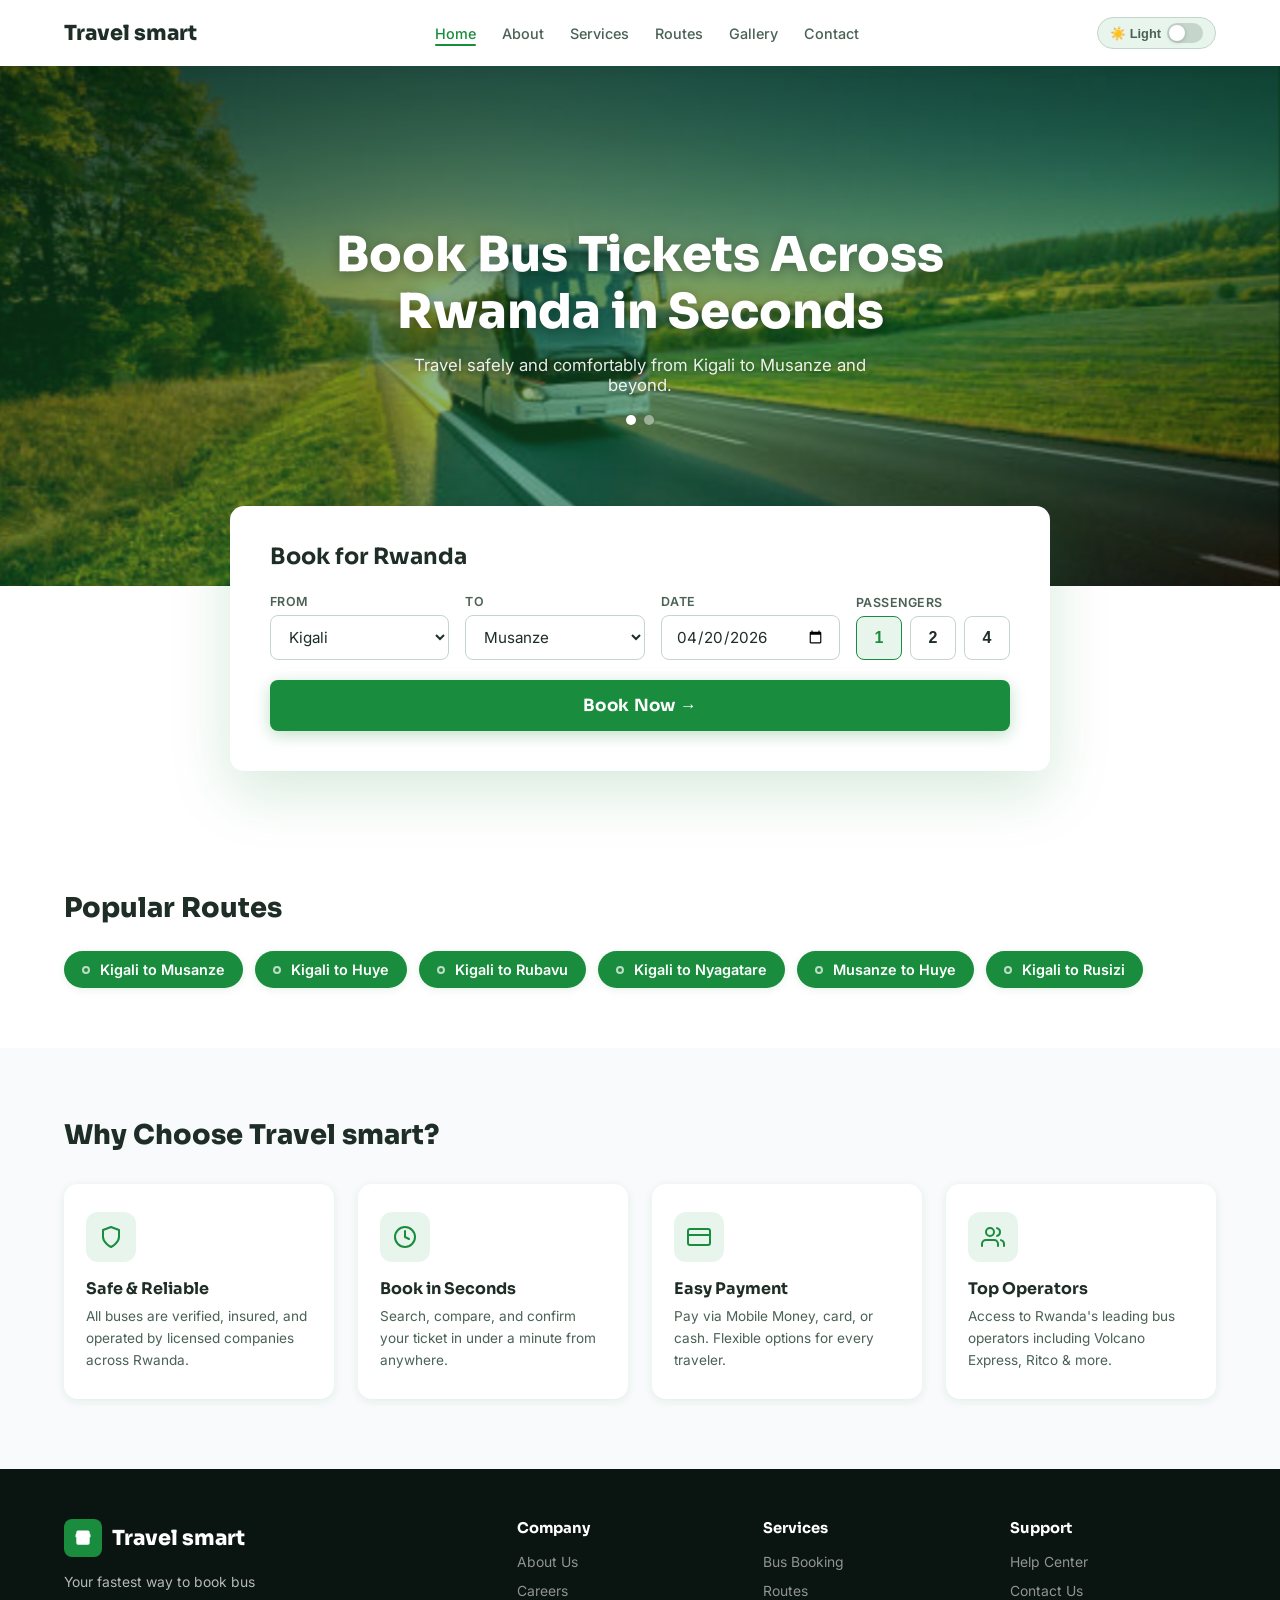
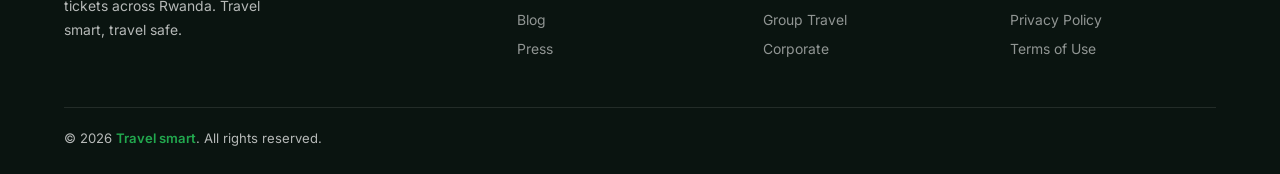
<file: index.html>
<!DOCTYPE html>
<html lang="en" data-theme="light">
<head>
  <meta charset="UTF-8" />
  <meta name="viewport" content="width=device-width, initial-scale=1.0, user-scalable=yes"/>
  <title>Travel smart – Book Bus Tickets Across Rwanda</title>
  <link href="https://fonts.googleapis.com/css2?family=Sora:wght@400;600;700;800&family=Inter:wght@400;500;600&display=swap" rel="stylesheet"/>
  <style>
    :root {
      --green: #1a8c3e;
      --green-dark: #136b2f;
      --green-accent: #22a84e;
      --radius: 14px;
      --radius-sm: 8px;
      --shadow-sm: 0 2px 8px rgba(26,140,62,0.10);
      --shadow-md: 0 8px 32px rgba(26,140,62,0.15);
      --shadow-lg: 0 20px 60px rgba(26,140,62,0.18);
    }
    [data-theme="light"] {
      --bg: #ffffff; --bg-secondary: #f8fafb; --bg-card: #ffffff;
      --text: #1e2e26; --text-muted: #4a6155; --border: #c5d5cb;
      --nav-bg: #ffffff; --nav-shadow: 0 2px 12px rgba(0,0,0,0.07);
      --input-bg: #ffffff; --green-light: #e8f5ed;
    }
    [data-theme="dark"] {
      --bg: #0f1a13; --bg-secondary: #162019; --bg-card: #1a2b1f;
      --text: #e8f5ed; --text-muted: #8ab89a; --border: #2e4a38;
      --nav-bg: #111d15; --nav-shadow: 0 2px 12px rgba(0,0,0,0.4);
      --input-bg: #1e2f23; --green-light: #1a2e22;
    }
    * { box-sizing: border-box; margin: 0; padding: 0; }
    body { font-family: 'Inter', sans-serif; color: var(--text); background: var(--bg); overflow-x: hidden; transition: background 0.3s, color 0.3s; }

    /* NAVIGATION */
    nav {
      position: fixed; top: 0; left: 0; right: 0; z-index: 1000;
      background: var(--nav-bg); display: flex; align-items: center;
      justify-content: space-between; padding: 0 5%; height: 66px;
      box-shadow: var(--nav-shadow); transition: background 0.3s;
    }
    .nav-logo {
      display: flex; align-items: center; gap: 10px;
      font-family: 'Sora', sans-serif; font-weight: 800; font-size: 1.3rem;
      color: var(--text); text-decoration: none;
    }
    .nav-logo-icon {
      width: 38px; height: 38px; background: var(--green);
      border-radius: var(--radius-sm); display: flex; align-items: center; justify-content: center;
    }
    .nav-logo-icon svg { width: 22px; height: 22px; fill: white; }
    .nav-links {
      display: flex;
      align-items: center;
      gap: 26px;
      list-style: none;
    }
    .nav-links a {
      text-decoration: none; font-size: 0.9rem; font-weight: 500;
      color: var(--text-muted); transition: color 0.2s; position: relative;
    }
    .nav-links a.active, .nav-links a:hover { color: var(--green); }
    .nav-links a.active::after {
      content: ''; position: absolute; bottom: -4px; left: 0; right: 0;
      height: 2px; background: var(--green); border-radius: 2px;
    }
    .nav-right {
      display: flex;
      align-items: center;
      gap: 14px;
    }

    
    .hamburger {
      display: none;
      flex-direction: column;
      justify-content: space-between;
      width: 28px;
      height: 22px;
      cursor: pointer;
      z-index: 1001;
    }
    .hamburger span {
      width: 100%;
      height: 3px;
      background: var(--text);
      border-radius: 3px;
      transition: 0.2s;
    }

    
    .theme-toggle {
      display: flex; align-items: center; gap: 6px;
      background: var(--green-light); border: 1.5px solid var(--border);
      border-radius: 100px; padding: 5px 12px;
      cursor: pointer; transition: background 0.3s;
      font-size: 0.8rem; font-weight: 600; color: var(--text-muted);
    }
    .theme-toggle:hover { border-color: var(--green); }
    .toggle-track {
      width: 36px; height: 20px; background: var(--border);
      border-radius: 100px; position: relative; transition: background 0.3s;
    }
    [data-theme="dark"] .toggle-track { background: var(--green); }
    .toggle-thumb {
      position: absolute; top: 2px; left: 2px;
      width: 16px; height: 16px; border-radius: 50%;
      background: white; transition: transform 0.3s;
      box-shadow: 0 1px 4px rgba(0,0,0,0.2);
    }
    [data-theme="dark"] .toggle-thumb { transform: translateX(16px); }

    
    @media (max-width: 768px) {
      .hamburger {
        display: flex;
      }
      .nav-links {
        position: fixed;
        top: 66px;
        left: -100%;
        width: 280px;
        height: calc(100vh - 66px);
        background: var(--nav-bg);
        flex-direction: column;
        align-items: flex-start;
        padding: 30px 25px;
        gap: 24px;
        transition: left 0.3s ease;
        box-shadow: 2px 0 12px rgba(0,0,0,0.1);
        z-index: 999;
      }
      .nav-links.active {
        left: 0;
      }
      .nav-links li {
        width: 100%;
      }
      .nav-links a {
        display: block;
        width: 100%;
        padding: 8px 0;
        font-size: 1.05rem;
      }
      .nav-links a.active::after {
        display: none;
      }
    }

    
    .page { display: none; }
    .page.active { display: block; }

   
    .hero {
      margin-top: 66px; position: relative; height: 520px; overflow: hidden;
      display: flex; align-items: center; justify-content: center;
    }
    .hero-bg {
      position: absolute; inset: 0;
      background: linear-gradient(160deg, rgba(10,50,20,0.65) 0%, rgba(26,140,62,0.38) 60%, rgba(0,0,0,0.6) 100%),
        url('t.png') center/cover no-repeat;
      animation: heroZoom 12s ease-in-out infinite alternate;
      transition: background-image 0.8s ease-in-out;
    }
    @keyframes heroZoom { from { transform: scale(1.03); } to { transform: scale(1.08); } }
    .hero-text {
      position: relative; z-index: 2; text-align: center; color: white; padding: 0 24px;
      animation: fadeUp 0.8s ease both;
    }
    @keyframes fadeUp { from { opacity: 0; transform: translateY(24px); } to { opacity: 1; transform: translateY(0); } }
    .hero-text h1 {
      font-family: 'Sora', sans-serif; font-size: clamp(1.9rem, 4.5vw, 3rem);
      font-weight: 800; line-height: 1.18; text-shadow: 0 2px 12px rgba(0,0,0,0.3); margin-bottom: 14px;
    }
    .hero-text p { font-size: 1.05rem; opacity: 0.9; max-width: 480px; margin: 0 auto 20px; text-shadow: 0 1px 4px rgba(0,0,0,0.3); }
    .hero-dots { display: flex; gap: 8px; justify-content: center; }
    .hero-dots span { width: 10px; height: 10px; border-radius: 50%; background: rgba(255,255,255,0.45); cursor: pointer; transition: background 0.2s; }
    .hero-dots span.active { background: white; }

   
    .booking-wrapper { position: relative; z-index: 10; display: flex; justify-content: center; margin-top: -80px; padding: 0 5% 60px; }
    .booking-card {
      background: var(--bg-card); border-radius: var(--radius); box-shadow: var(--shadow-lg);
      padding: 36px 40px 40px; width: 100%; max-width: 820px;
      animation: fadeUp 0.9s 0.1s ease both; transition: background 0.3s;
    }
    .booking-card h2 { font-family: 'Sora', sans-serif; font-size: 1.4rem; font-weight: 700; margin-bottom: 24px; color: var(--text); }
    .booking-fields { display: grid; grid-template-columns: 1fr 1fr 1fr auto; gap: 16px; align-items: end; }
    .field-group { display: flex; flex-direction: column; gap: 6px; }
    .field-group label { font-size: 0.78rem; font-weight: 600; color: var(--text-muted); text-transform: uppercase; letter-spacing: 0.04em; }
    .field-group select, .field-group input {
      border: 1.5px solid var(--border); border-radius: var(--radius-sm); padding: 11px 14px;
      font-size: 0.95rem; font-family: 'Inter', sans-serif; color: var(--text); background: var(--input-bg);
      outline: none; transition: border-color 0.2s, box-shadow 0.2s, background 0.3s; cursor: pointer;
    }
    .field-group select:focus, .field-group input:focus { border-color: var(--green); box-shadow: 0 0 0 3px rgba(26,140,62,0.12); }
    .passengers-group { display: flex; flex-direction: column; gap: 6px; }
    .passengers-group label { font-size: 0.78rem; font-weight: 600; color: var(--text-muted); text-transform: uppercase; letter-spacing: 0.04em; }
    .passengers-btns { display: flex; gap: 8px; }
    .pass-btn {
      width: 46px; height: 44px; border: 1.5px solid var(--border); border-radius: var(--radius-sm);
      background: var(--input-bg); font-size: 1rem; font-weight: 600; color: var(--text);
      cursor: pointer; transition: border-color 0.2s, background 0.2s, color 0.2s;
      display: flex; align-items: center; justify-content: center;
    }
    .pass-btn.active, .pass-btn:hover { border-color: var(--green); background: var(--green-light); color: var(--green); }
    .search-btn {
      margin-top: 20px; width: 100%; background: var(--green); color: white;
      border: none; border-radius: var(--radius-sm); padding: 15px;
      font-size: 1.05rem; font-weight: 700; font-family: 'Sora', sans-serif;
      cursor: pointer; letter-spacing: 0.02em;
      transition: background 0.2s, transform 0.15s, box-shadow 0.2s;
      box-shadow: 0 4px 16px rgba(26,140,62,0.28);
    }
    .search-btn:hover { background: var(--green-dark); transform: translateY(-2px); box-shadow: 0 8px 24px rgba(26,140,62,0.36); }

    
    .steps-bar {
      position: sticky; top: 66px; z-index: 50;
      display: flex; align-items: center; justify-content: center;
      background: var(--bg-secondary); border-bottom: 1px solid var(--border);
      padding: 0 5%; transition: background 0.3s;
    }
    .step { display: flex; align-items: center; gap: 8px; padding: 16px 18px; font-size: 0.82rem; font-weight: 600; color: var(--text-muted); border-bottom: 3px solid transparent; transition: color 0.2s, border-color 0.2s; }
    .step.active { color: var(--green); border-bottom-color: var(--green); }
    .step.done { color: var(--green-dark); }
    .step-num { width: 22px; height: 22px; border-radius: 50%; background: var(--border); color: var(--text-muted); display: flex; align-items: center; justify-content: center; font-size: 0.72rem; font-weight: 700; transition: background 0.2s, color 0.2s; }
    .step.active .step-num { background: var(--green); color: white; }
    .step.done .step-num { background: var(--green-dark); color: white; }
    .step-sep { width: 28px; height: 1px; background: var(--border); }

    
    .results-section { padding: 50px 5%; }
    .results-header { display: flex; align-items: flex-start; justify-content: space-between; margin-bottom: 28px; flex-wrap: wrap; gap: 12px; }
    .results-header h2 { font-family: 'Sora', sans-serif; font-size: 1.5rem; font-weight: 800; color: var(--text); }
    .results-header p { color: var(--text-muted); font-size: 0.88rem; margin-top: 4px; }
    .back-btn { background: none; border: 1.5px solid var(--border); color: var(--text); border-radius: var(--radius-sm); padding: 9px 18px; font-size: 0.88rem; font-weight: 600; cursor: pointer; transition: border-color 0.2s, color 0.2s; font-family: 'Inter', sans-serif; white-space: nowrap; }
    .back-btn:hover { border-color: var(--green); color: var(--green); }
    .bus-list { display: flex; flex-direction: column; gap: 16px; }
    .bus-card {
      background: var(--bg-card); border: 1.5px solid var(--border); border-radius: var(--radius);
      padding: 22px 26px; display: flex; align-items: center; gap: 20px; flex-wrap: wrap;
      transition: box-shadow 0.2s, border-color 0.2s, background 0.3s;
    }
    .bus-card:hover { box-shadow: var(--shadow-md); border-color: var(--green); }
    .bus-operator { flex: 0 0 150px; }
    .op-name { font-family: 'Sora', sans-serif; font-weight: 700; font-size: 0.97rem; color: var(--text); margin-bottom: 5px; }
    .op-type { font-size: 0.75rem; background: var(--green-light); color: var(--green); padding: 2px 10px; border-radius: 100px; display: inline-block; font-weight: 600; }
    .bus-times { flex: 1; display: flex; align-items: center; gap: 14px; justify-content: center; min-width: 200px; }
    .time-block { text-align: center; }
    .time-block .time { font-family: 'Sora', sans-serif; font-size: 1.35rem; font-weight: 700; color: var(--text); }
    .time-block .city { font-size: 0.78rem; color: var(--text-muted); margin-top: 2px; }
    .duration-line { flex: 1; display: flex; flex-direction: column; align-items: center; gap: 4px; }
    .duration-line .dur { font-size: 0.75rem; color: var(--text-muted); }
    .duration-line .line { width: 100%; height: 2px; background: var(--border); position: relative; }
    .duration-line .line::after { content: ''; position: absolute; right: -1px; top: -4px; border: 5px solid transparent; border-left-color: var(--green); }
    .bus-seats { text-align: center; flex: 0 0 70px; }
    .seats-num { font-family: 'Sora', sans-serif; font-size: 1.1rem; font-weight: 700; color: var(--green); }
    .seats-label { font-size: 0.72rem; color: var(--text-muted); margin-top: 2px; }
    .bus-price { flex: 0 0 130px; text-align: right; }
    .bus-price .price { font-family: 'Sora', sans-serif; font-size: 1.45rem; font-weight: 800; color: var(--text); }
    .bus-price .price-sub { font-size: 0.75rem; color: var(--text-muted); }
    .select-bus-btn { background: var(--green); color: white; border: none; border-radius: var(--radius-sm); padding: 9px 20px; font-size: 0.9rem; font-weight: 700; font-family: 'Sora', sans-serif; cursor: pointer; transition: background 0.2s, transform 0.15s; margin-top: 8px; width: 100%; }
    .select-bus-btn:hover { background: var(--green-dark); transform: translateY(-1px); }

    
    .seat-section { padding: 40px 5%; }
    .seat-layout-wrapper { display: grid; grid-template-columns: 1fr 300px; gap: 28px; align-items: start; margin-top: 24px; }
    .seat-map-card { background: var(--bg-card); border: 1.5px solid var(--border); border-radius: var(--radius); padding: 28px; transition: background 0.3s; }
    .seat-map-card h3 { font-family: 'Sora', sans-serif; font-size: 1.05rem; font-weight: 700; color: var(--text); margin-bottom: 18px; }
    .seat-legend { display: flex; gap: 18px; margin-bottom: 22px; flex-wrap: wrap; }
    .legend-item { display: flex; align-items: center; gap: 7px; font-size: 0.8rem; color: var(--text-muted); }
    .legend-box { width: 18px; height: 18px; border-radius: 4px; }
    .legend-box.available { background: var(--green-light); border: 1.5px solid var(--green); }
    .legend-box.selected { background: var(--green); }
    .legend-box.booked { background: var(--border); }
    .bus-outline { border: 2px solid var(--border); border-radius: 18px 18px 12px 12px; padding: 18px 14px; }
    .bus-front { text-align: center; margin-bottom: 16px; font-size: 0.78rem; font-weight: 600; color: var(--text-muted); border-bottom: 1.5px dashed var(--border); padding-bottom: 12px; }
    .bus-front span { display: inline-block; padding: 4px 14px; border: 1.5px solid var(--border); border-radius: 100px; }
    .seat-rows { display: flex; flex-direction: column; gap: 8px; }
    .seat-row { display: grid; grid-template-columns: 22px 1fr 1fr 24px 1fr 1fr; gap: 6px; align-items: center; }
    .row-num { font-size: 0.68rem; color: var(--text-muted); text-align: center; }
    .seat {
      width: 38px; height: 34px; border-radius: 7px 7px 4px 4px;
      border: 1.5px solid var(--green); background: var(--green-light);
      cursor: pointer; display: flex; align-items: center; justify-content: center;
      font-size: 0.68rem; font-weight: 700; color: var(--green);
      transition: background 0.15s, transform 0.1s;
    }
    .seat:hover { transform: scale(1.1); }
    .seat.selected { background: var(--green); color: white; border-color: var(--green-dark); }
    .seat.booked { background: var(--border); border-color: var(--border); color: var(--text-muted); cursor: not-allowed; }
    .seat.booked:hover { transform: none; }

   
    .summary-card { background: var(--bg-card); border: 1.5px solid var(--border); border-radius: var(--radius); padding: 24px; position: sticky; top: 120px; transition: background 0.3s; }
    .summary-card h3 { font-family: 'Sora', sans-serif; font-size: 1rem; font-weight: 700; color: var(--text); margin-bottom: 18px; padding-bottom: 12px; border-bottom: 1.5px solid var(--border); }
    .summary-row { display: flex; justify-content: space-between; align-items: center; margin-bottom: 10px; font-size: 0.85rem; }
    .summary-row .label { color: var(--text-muted); }
    .summary-row .value { font-weight: 600; color: var(--text); }
    .summary-row .value.green { color: var(--green); }
    .summary-divider { height: 1px; background: var(--border); margin: 14px 0; }
    .summary-total { display: flex; justify-content: space-between; align-items: center; margin-bottom: 18px; }
    .total-label { font-family: 'Sora', sans-serif; font-size: 0.95rem; font-weight: 700; color: var(--text); }
    .total-price { font-family: 'Sora', sans-serif; font-size: 1.4rem; font-weight: 800; color: var(--green); }
    .proceed-btn { width: 100%; background: var(--green); color: white; border: none; border-radius: var(--radius-sm); padding: 13px; font-size: 0.97rem; font-weight: 700; font-family: 'Sora', sans-serif; cursor: pointer; transition: background 0.2s, transform 0.15s; box-shadow: 0 4px 16px rgba(26,140,62,0.28); }
    .proceed-btn:hover { background: var(--green-dark); transform: translateY(-1px); }
    .proceed-btn:disabled { background: var(--border); color: var(--text-muted); cursor: not-allowed; box-shadow: none; transform: none; }

    
    .details-section { padding: 40px 5%; }
    .details-grid { display: grid; grid-template-columns: 1fr 300px; gap: 28px; align-items: start; margin-top: 24px; }
    .details-form { background: var(--bg-card); border: 1.5px solid var(--border); border-radius: var(--radius); padding: 28px; margin-bottom: 18px; transition: background 0.3s; }
    .details-form h3 { font-family: 'Sora', sans-serif; font-size: 1.05rem; font-weight: 700; color: var(--text); margin-bottom: 20px; }
    .passenger-block { border: 1.5px solid var(--border); border-radius: var(--radius-sm); padding: 18px; margin-bottom: 16px; }
    .passenger-block h4 { font-family: 'Sora', sans-serif; font-size: 0.9rem; font-weight: 700; color: var(--green); margin-bottom: 14px; display: flex; align-items: center; gap: 8px; }
    .pass-num { width: 22px; height: 22px; background: var(--green); color: white; border-radius: 50%; display: flex; align-items: center; justify-content: center; font-size: 0.72rem; font-weight: 700; flex-shrink: 0; }
    .form-row { display: grid; grid-template-columns: 1fr 1fr; gap: 14px; margin-bottom: 14px; }
    .form-group { display: flex; flex-direction: column; gap: 6px; }
    .form-group label { font-size: 0.78rem; font-weight: 600; color: var(--text-muted); text-transform: uppercase; letter-spacing: 0.04em; }
    .form-group input, .form-group select { border: 1.5px solid var(--border); border-radius: var(--radius-sm); padding: 11px 14px; font-size: 0.93rem; font-family: 'Inter', sans-serif; color: var(--text); background: var(--input-bg); outline: none; transition: border-color 0.2s, box-shadow 0.2s, background 0.3s; }
    .form-group input:focus, .form-group select:focus { border-color: var(--green); box-shadow: 0 0 0 3px rgba(26,140,62,0.12); }

   
    .payment-section { padding: 40px 5%; }
    .payment-grid { display: grid; grid-template-columns: 1fr 300px; gap: 28px; align-items: start; margin-top: 24px; }
    .payment-card { background: var(--bg-card); border: 1.5px solid var(--border); border-radius: var(--radius); padding: 28px; transition: background 0.3s; }
    .payment-card h3 { font-family: 'Sora', sans-serif; font-size: 1.05rem; font-weight: 700; color: var(--text); margin-bottom: 20px; }
    .payment-methods { display: flex; gap: 10px; margin-bottom: 24px; flex-wrap: wrap; }
    .pay-method { flex: 1; min-width: 90px; border: 1.5px solid var(--border); border-radius: var(--radius-sm); padding: 14px 8px; text-align: center; cursor: pointer; transition: border-color 0.2s, background 0.2s; color: var(--text-muted); font-size: 0.82rem; font-weight: 600; }
    .pay-icon { font-size: 1.4rem; margin-bottom: 5px; }
    .pay-method.active, .pay-method:hover { border-color: var(--green); background: var(--green-light); color: var(--green); }
    .pay-fields { display: flex; flex-direction: column; gap: 14px; }

    
    .confirm-section { padding: 80px 5%; display: flex; flex-direction: column; align-items: center; text-align: center; }
    .confirm-icon { width: 88px; height: 88px; background: var(--green-light); border-radius: 50%; display: flex; align-items: center; justify-content: center; margin-bottom: 22px; animation: pop 0.5s ease; }
    @keyframes pop { 0% { transform: scale(0); opacity: 0; } 80% { transform: scale(1.1); } 100% { transform: scale(1); opacity: 1; } }
    .confirm-icon svg { width: 42px; height: 42px; stroke: var(--green); fill: none; stroke-width: 2.5; stroke-linecap: round; stroke-linejoin: round; }
    .confirm-section h2 { font-family: 'Sora', sans-serif; font-size: 1.8rem; font-weight: 800; color: var(--text); margin-bottom: 12px; }
    .confirm-section > p { color: var(--text-muted); max-width: 400px; line-height: 1.7; margin-bottom: 30px; }
    .ticket-card { background: var(--bg-card); border: 1.5px solid var(--border); border-radius: var(--radius); padding: 28px; width: 100%; max-width: 460px; box-shadow: var(--shadow-md); margin-bottom: 24px; text-align: left; transition: background 0.3s; }
    .ticket-header { display: flex; justify-content: space-between; align-items: flex-start; padding-bottom: 16px; border-bottom: 1.5px dashed var(--border); margin-bottom: 16px; }
    .ticket-id .td-label { font-size: 0.72rem; color: var(--text-muted); text-transform: uppercase; letter-spacing: 0.04em; }
    .ticket-id .ref { font-family: 'Sora', sans-serif; font-size: 1.1rem; font-weight: 800; color: var(--green); margin-top: 4px; }
    .ticket-route { font-family: 'Sora', sans-serif; font-size: 1.2rem; font-weight: 800; color: var(--text); text-align: right; }
    .ticket-details { display: grid; grid-template-columns: 1fr 1fr; gap: 14px; }
    .ticket-detail .td-label { font-size: 0.72rem; color: var(--text-muted); text-transform: uppercase; letter-spacing: 0.04em; margin-bottom: 3px; }
    .ticket-detail .td-value { font-weight: 600; color: var(--text); font-size: 0.9rem; }
    .home-btn { background: var(--green); color: white; border: none; border-radius: var(--radius-sm); padding: 14px 40px; font-size: 1rem; font-weight: 700; font-family: 'Sora', sans-serif; cursor: pointer; transition: background 0.2s; box-shadow: 0 4px 16px rgba(26,140,62,0.28); }
    .home-btn:hover { background: var(--green-dark); }

    /* HOME SECTIONS */
    .section { padding: 60px 5%; }
    .section-title { font-family: 'Sora', sans-serif; font-size: 1.7rem; font-weight: 800; margin-bottom: 26px; color: var(--text); }
    .routes-grid { display: flex; flex-wrap: wrap; gap: 12px; }
    .route-chip { display: flex; align-items: center; gap: 10px; background: var(--green); color: white; border-radius: 100px; padding: 10px 18px; font-size: 0.9rem; font-weight: 600; cursor: pointer; transition: background 0.2s, transform 0.15s; box-shadow: var(--shadow-sm); }
    .route-chip:hover { background: var(--green-dark); transform: translateY(-2px); }
    .route-chip .dot { width: 8px; height: 8px; border-radius: 50%; border: 2px solid rgba(255,255,255,0.7); flex-shrink: 0; }
    .why-section { background: var(--bg-secondary); padding: 70px 5%; transition: background 0.3s; }
    .features-grid { display: grid; grid-template-columns: repeat(auto-fit, minmax(200px, 1fr)); gap: 24px; margin-top: 32px; }
    .feature-card { background: var(--bg-card); border-radius: var(--radius); padding: 28px 22px; box-shadow: var(--shadow-sm); transition: box-shadow 0.2s, transform 0.2s, background 0.3s; }
    .feature-card:hover { box-shadow: var(--shadow-md); transform: translateY(-4px); }
    .feature-icon { width: 50px; height: 50px; background: var(--green-light); border-radius: 12px; display: flex; align-items: center; justify-content: center; margin-bottom: 16px; }
    .feature-icon svg { width: 24px; height: 24px; stroke: var(--green); fill: none; stroke-width: 2; stroke-linecap: round; stroke-linejoin: round; }
    .feature-card h3 { font-family: 'Sora', sans-serif; font-size: 1rem; font-weight: 700; margin-bottom: 7px; color: var(--text); }
    .feature-card p { font-size: 0.85rem; color: var(--text-muted); line-height: 1.6; }

   
    footer { background: #0a1410; color: rgba(255,255,255,0.7); padding: 50px 5% 28px; }
    .footer-grid { display: grid; grid-template-columns: 2fr 1fr 1fr 1fr; gap: 40px; margin-bottom: 40px; }
    .footer-brand .nav-logo { color: white; margin-bottom: 14px; display: inline-flex; }
    .footer-brand p { font-size: 0.87rem; line-height: 1.7; max-width: 230px; }
    .footer-col h4 { font-family: 'Sora', sans-serif; font-size: 0.92rem; font-weight: 700; color: white; margin-bottom: 14px; }
    .footer-col ul { list-style: none; }
    .footer-col ul li { margin-bottom: 9px; }
    .footer-col ul li a { color: rgba(255,255,255,0.55); text-decoration: none; font-size: 0.87rem; transition: color 0.2s; }
    .footer-col ul li a:hover { color: var(--green-accent); }
    .footer-bottom { border-top: 1px solid rgba(255,255,255,0.1); padding-top: 22px; display: flex; align-items: center; justify-content: space-between; font-size: 0.82rem; }
    .footer-bottom span { color: var(--green-accent); font-weight: 600; }

   
    @media (max-width: 900px) {
      .seat-layout-wrapper, .details-grid, .payment-grid { grid-template-columns: 1fr; }
      .summary-card { position: static; }
    }
    @media (max-width: 750px) {
      .booking-fields { grid-template-columns: 1fr 1fr; }
      .footer-grid { grid-template-columns: 1fr 1fr; }
      .bus-card { flex-direction: column; }
    }
    @media (max-width: 560px) {
      .booking-fields { grid-template-columns: 1fr; }
      .booking-card { padding: 22px 16px 26px; }
      .footer-grid { grid-template-columns: 1fr; }
      .step { padding: 12px 8px; font-size: 0.7rem; }
      .step-sep { width: 10px; }
    }
  </style>
</head>
<body>

<nav>
  <a class="nav-logo" href="#" onclick="return showHome()">
    
    Travel smart
  </a>
  <ul class="nav-links" id="navLinks">
    <li><a href="index.html" class="active" onclick="return showHome()">Home</a></li>
    <li><a href="about.html">About</a></li>
    <li><a href="services.html">Services</a></li>
    <li><a href="Routes.html">Routes</a></li>
    <li><a href="Gallery.html">Gallery</a></li>
    <li><a href="Contact.html">Contact</a></li>
  </ul>
  <div class="nav-right">
    <button class="theme-toggle" onclick="toggleTheme()" title="Toggle dark/light mode">
      <span id="theme-label">☀️ Light</span>
      <div class="toggle-track"><div class="toggle-thumb"></div></div>
    </button>
    <div class="hamburger" id="hamburger">
      <span></span>
      <span></span>
      <span></span>
    </div>
  </div>
</nav>

<!-- ══ HOME PAGE ══ -->
<div id="page-home" class="page active">
  <section class="hero">
    <div class="hero-bg"></div>
    <div class="hero-text">
      <h1>Book Bus Tickets Across<br>Rwanda in Seconds</h1>
      <p>Travel safely and comfortably from Kigali to Musanze and beyond.</p>
      <div class="hero-dots"><span class="active"></span><span></span></div>
    </div>
  </section>

  <div class="booking-wrapper">
    <div class="booking-card" id="booking-card">
      <h2>Book for Rwanda</h2>
      <div class="booking-fields">
        <div class="field-group">
          <label>From</label>
          <select id="from-city">
            <option>Kigali</option><option>Musanze</option><option>Huye</option><option>Rubavu</option><option>Nyagatare</option>
          </select>
        </div>
        <div class="field-group">
          <label>To</label>
          <select id="to-city">
            <option>Musanze</option><option>Kigali</option><option>Huye</option><option>Rubavu</option><option>Nyagatare</option>
          </select>
        </div>
        <div class="field-group">
          <label>Date</label>
          <input type="date" id="travel-date" value="2026-04-20"/>
        </div>
        <div class="passengers-group">
          <label>Passengers</label>
          <div class="passengers-btns">
            <button class="pass-btn active" onclick="selectPass(this,1)">1</button>
            <button class="pass-btn" onclick="selectPass(this,2)">2</button>
            <button class="pass-btn" onclick="selectPass(this,4)">4</button>
          </div>
        </div>
      </div>
      <button class="search-btn" onclick="searchBuses()">Book Now →</button>
    </div>
  </div>

  <section class="section">
    <div class="section-title">Popular Routes</div>
    <div class="routes-grid">
      <div class="route-chip" onclick="quickRoute('Kigali','Musanze')"><span class="dot"></span>Kigali to Musanze</div>
      <div class="route-chip" onclick="quickRoute('Kigali','Huye')"><span class="dot"></span>Kigali to Huye</div>
      <div class="route-chip" onclick="quickRoute('Kigali','Rubavu')"><span class="dot"></span>Kigali to Rubavu</div>
      <div class="route-chip" onclick="quickRoute('Kigali','Nyagatare')"><span class="dot"></span>Kigali to Nyagatare</div>
      <div class="route-chip" onclick="quickRoute('Musanze','Huye')"><span class="dot"></span>Musanze to Huye</div>
      <div class="route-chip" onclick="quickRoute('Kigali','Rusizi')"><span class="dot"></span>Kigali to Rusizi</div>
    </div>
  </section>

  <section class="why-section">
    <div class="section-title">Why Choose Travel smart?</div>
    <div class="features-grid">
      <div class="feature-card"><div class="feature-icon"><svg viewBox="0 0 24 24"><path d="M12 22s8-4 8-10V5l-8-3-8 3v7c0 6 8 10 8 10z"/></svg></div><h3>Safe & Reliable</h3><p>All buses are verified, insured, and operated by licensed companies across Rwanda.</p></div>
      <div class="feature-card"><div class="feature-icon"><svg viewBox="0 0 24 24"><circle cx="12" cy="12" r="10"/><polyline points="12 6 12 12 16 14"/></svg></div><h3>Book in Seconds</h3><p>Search, compare, and confirm your ticket in under a minute from anywhere.</p></div>
      <div class="feature-card"><div class="feature-icon"><svg viewBox="0 0 24 24"><rect x="1" y="4" width="22" height="16" rx="2"/><line x1="1" y1="10" x2="23" y2="10"/></svg></div><h3>Easy Payment</h3><p>Pay via Mobile Money, card, or cash. Flexible options for every traveler.</p></div>
      <div class="feature-card"><div class="feature-icon"><svg viewBox="0 0 24 24"><path d="M17 21v-2a4 4 0 00-4-4H5a4 4 0 00-4 4v2"/><circle cx="9" cy="7" r="4"/><path d="M23 21v-2a4 4 0 00-3-3.87"/><path d="M16 3.13a4 4 0 010 7.75"/></svg></div><h3>Top Operators</h3><p>Access to Rwanda's leading bus operators including Volcano Express, Ritco & more.</p></div>
    </div>
  </section>

  <footer>
    <div class="footer-grid">
      <div class="footer-brand">
        <a class="nav-logo" href="#"><div class="nav-logo-icon"><svg viewBox="0 0 24 24" style="width:20px;height:20px;fill:white;"><path d="M3 11h18M5 17h14M6 3h12a2 2 0 012 2v13a2 2 0 01-2 2H6a2 2 0 01-2-2V5a2 2 0 012-2zM9 17v2m6-2v2M3 11V8l3-5h12l3 5v3"/></svg></div>Travel smart</a>
        <p>Your fastest way to book bus tickets across Rwanda. Travel smart, travel safe.</p>
      </div>
      <div class="footer-col"><h4>Company</h4><ul><li><a href="#">About Us</a></li><li><a href="#">Careers</a></li><li><a href="#">Blog</a></li><li><a href="#">Press</a></li></ul></div>
      <div class="footer-col"><h4>Services</h4><ul><li><a href="#">Bus Booking</a></li><li><a href="#">Routes</a></li><li><a href="#">Group Travel</a></li><li><a href="#">Corporate</a></li></ul></div>
      <div class="footer-col"><h4>Support</h4><ul><li><a href="#">Help Center</a></li><li><a href="#">Contact Us</a></li><li><a href="#">Privacy Policy</a></li><li><a href="#">Terms of Use</a></li></ul></div>
    </div>
    <div class="footer-bottom">
      <p>© 2026 <span>Travel smart</span>. All rights reserved.</p>
    </div>
  </footer>
</div>

<!-- ══ RESULTS PAGE ══ -->
<div id="page-results" class="page">
  <div class="steps-bar">
    <div class="step active"><div class="step-num">1</div>Choose Bus</div><div class="step-sep"></div>
    <div class="step"><div class="step-num">2</div>Select Seats</div><div class="step-sep"></div>
    <div class="step"><div class="step-num">3</div>Passenger Info</div><div class="step-sep"></div>
    <div class="step"><div class="step-num">4</div>Payment</div>
  </div>
  <div class="results-section">
    <div class="results-header">
      <div><h2 id="results-title">Kigali → Musanze</h2><p id="results-sub"></p></div>
      <button class="back-btn" onclick="showHome()">← Modify Search</button>
    </div>
    <div class="bus-list" id="bus-list"></div>
  </div>
</div>

<!-- ══ SEATS PAGE ══ -->
<div id="page-seats" class="page">
  <div class="steps-bar">
    <div class="step done"><div class="step-num">✓</div>Choose Bus</div><div class="step-sep"></div>
    <div class="step active"><div class="step-num">2</div>Select Seats</div><div class="step-sep"></div>
    <div class="step"><div class="step-num">3</div>Passenger Info</div><div class="step-sep"></div>
    <div class="step"><div class="step-num">4</div>Payment</div>
  </div>
  <div class="seat-section">
    <div class="results-header">
      <div><h2 id="seat-bus-name">Volcano Express</h2><p id="seat-bus-sub"></p></div>
      <button class="back-btn" onclick="showPage('results')">← Back</button>
    </div>
    <div class="seat-layout-wrapper">
      <div class="seat-map-card">
        <h3>Bus Seat Map</h3>
        <div class="seat-legend">
          <div class="legend-item"><div class="legend-box available"></div> Available</div>
          <div class="legend-item"><div class="legend-box selected"></div> Selected</div>
          <div class="legend-item"><div class="legend-box booked"></div> Booked</div>
        </div>
        <div class="bus-outline">
          <div class="bus-front"><span> Driver</span></div>
          <div class="seat-rows" id="seat-map"></div>
        </div>
      </div>
      <div class="summary-card">
        <h3>Booking Summary</h3>
        <div class="summary-row"><span class="label">Route</span><span class="value" id="sum-route">—</span></div>
        <div class="summary-row"><span class="label">Date</span><span class="value" id="sum-date">—</span></div>
        <div class="summary-row"><span class="label">Operator</span><span class="value" id="sum-operator">—</span></div>
        <div class="summary-row"><span class="label">Departure</span><span class="value" id="sum-time">—</span></div>
        <div class="summary-row"><span class="label">Passengers</span><span class="value" id="sum-pax">—</span></div>
        <div class="summary-divider"></div>
        <div class="summary-row"><span class="label">Selected Seats</span><span class="value green" id="sum-seats">None</span></div>
        <div class="summary-row"><span class="label">Price/seat</span><span class="value" id="sum-price-each">—</span></div>
        <div class="summary-divider"></div>
        <div class="summary-total"><span class="total-label">Total</span><span class="total-price" id="sum-total">0 RWF</span></div>
        <button class="proceed-btn" id="proceed-seats-btn" disabled onclick="showPassengerDetails()">Continue →</button>
      </div>
    </div>
  </div>
</div>

<!-- ══ PASSENGER DETAILS PAGE ══ -->
<div id="page-details" class="page">
  <div class="steps-bar">
    <div class="step done"><div class="step-num">✓</div>Choose Bus</div><div class="step-sep"></div>
    <div class="step done"><div class="step-num">✓</div>Select Seats</div><div class="step-sep"></div>
    <div class="step active"><div class="step-num">3</div>Passenger Info</div><div class="step-sep"></div>
    <div class="step"><div class="step-num">4</div>Payment</div>
  </div>
  <div class="details-section">
    <div class="results-header">
      <div><h2>Passenger Details</h2><p>Fill in details for each passenger</p></div>
      <button class="back-btn" onclick="showPage('seats')">← Back</button>
    </div>
    <div class="details-grid">
      <div>
        <div id="passenger-forms"></div>
        <div class="details-form">
          <h3>Contact Information</h3>
          <div class="form-row">
            <div class="form-group"><label>Phone (for ticket)</label><input type="tel" placeholder="078 000 0000" id="contact-phone"/></div>
            <div class="form-group"><label>Email (optional)</label><input type="email" placeholder="you@example.com" id="contact-email"/></div>
          </div>
        </div>
        <button class="search-btn" onclick="showPayment()">Continue to Payment →</button>
      </div>
      <div class="summary-card">
        <h3>Booking Summary</h3>
        <div class="summary-row"><span class="label">Route</span><span class="value" id="det-route">—</span></div>
        <div class="summary-row"><span class="label">Seats</span><span class="value green" id="det-seats">—</span></div>
        <div class="summary-divider"></div>
        <div class="summary-total"><span class="total-label">Total</span><span class="total-price" id="det-total">0 RWF</span></div>
      </div>
    </div>
  </div>
</div>

<!-- ══ PAYMENT PAGE ══ -->
<div id="page-payment" class="page">
  <div class="steps-bar">
    <div class="step done"><div class="step-num">✓</div>Choose Bus</div><div class="step-sep"></div>
    <div class="step done"><div class="step-num">✓</div>Select Seats</div><div class="step-sep"></div>
    <div class="step done"><div class="step-num">✓</div>Passenger Info</div><div class="step-sep"></div>
    <div class="step active"><div class="step-num">4</div>Payment</div>
  </div>
  <div class="payment-section">
    <div class="results-header">
      <div><h2>Payment</h2><p>Choose your payment method</p></div>
      <button class="back-btn" onclick="showPage('details')">← Back</button>
    </div>
    <div class="payment-grid">
      <div class="payment-card">
        <h3>Payment Method</h3>
        <div class="payment-methods">
          <div class="pay-method active" onclick="selectPayMethod(this,'mobile')"><div class="pay-icon">📱</div>Mobile Money</div>
          <div class="pay-method" onclick="selectPayMethod(this,'card')"><div class="pay-icon">💳</div>Card</div>
          <div class="pay-method" onclick="selectPayMethod(this,'cash')"><div class="pay-icon">💵</div>Cash</div>
        </div>
        <div class="pay-fields" id="pay-fields-mobile">
          <div class="form-group"><label>Mobile Money Number</label><input type="tel" placeholder="078 000 0000"/></div>
          <div class="form-group"><label>Network</label><select><option>MTN Mobile Money</option><option>Airtel Money</option></select></div>
          <p style="font-size:0.82rem;color:var(--text-muted);line-height:1.6;padding:12px;background:var(--green-light);border-radius:var(--radius-sm);">You will receive a payment prompt on your phone. Enter your PIN to complete.</p>
        </div>
        <div class="pay-fields" id="pay-fields-card" style="display:none;">
          <div class="form-group"><label>Card Number</label><input type="text" placeholder="1234 5678 9012 3456"/></div>
          <div class="form-row">
            <div class="form-group"><label>Expiry</label><input type="text" placeholder="MM / YY"/></div>
            <div class="form-group"><label>CVV</label><input type="text" placeholder="123"/></div>
          </div>
          <div class="form-group"><label>Name on Card</label><input type="text" placeholder="Full name"/></div>
        </div>
        <div class="pay-fields" id="pay-fields-cash" style="display:none;">
          <p style="font-size:0.9rem;color:var(--text-muted);line-height:1.8;background:var(--green-light);padding:16px;border-radius:var(--radius-sm);">💡 Pay cash at any Gerayo Vuba agent or at the bus station. Show your booking reference to the ticket agent.</p>
        </div>
        <button class="search-btn" style="margin-top:22px;" onclick="confirmBooking()">Confirm & Pay →</button>
      </div>
      <div class="summary-card">
        <h3>Order Summary</h3>
        <div class="summary-row"><span class="label">Route</span><span class="value" id="pay-route">—</span></div>
        <div class="summary-row"><span class="label">Date</span><span class="value" id="pay-date">—</span></div>
        <div class="summary-row"><span class="label">Seats</span><span class="value green" id="pay-seats">—</span></div>
        <div class="summary-row"><span class="label">Passengers</span><span class="value" id="pay-pax">—</span></div>
        <div class="summary-divider"></div>
        <div class="summary-row"><span class="label">Subtotal</span><span class="value" id="pay-sub">—</span></div>
        <div class="summary-row"><span class="label">Service Fee</span><span class="value">500 RWF</span></div>
        <div class="summary-divider"></div>
        <div class="summary-total"><span class="total-label">Total</span><span class="total-price" id="pay-total">—</span></div>
      </div>
    </div>
  </div>
</div>

<!-- ══ CONFIRMATION PAGE ══ -->
<div id="page-confirm" class="page">
  <div class="confirm-section">
    <div class="confirm-icon"><svg viewBox="0 0 24 24"><polyline points="20 6 9 17 4 12"/></svg></div>
    <h2>Booking Confirmed!</h2>
    <p>Your ticket has been booked successfully. A confirmation SMS will be sent to your phone. Safe travels!</p>
    <div class="ticket-card">
      <div class="ticket-header">
        <div class="ticket-id"><div class="td-label">Booking Reference</div><div class="ref" id="conf-ref">#GV-2026-XXXX</div></div>
        <div class="ticket-route" id="conf-route">Kigali → Musanze</div>
      </div>
      <div class="ticket-details">
        <div class="ticket-detail"><div class="td-label">Passenger(s)</div><div class="td-value" id="conf-pax">—</div></div>
        <div class="ticket-detail"><div class="td-label">Seat(s)</div><div class="td-value" id="conf-seats">—</div></div>
        <div class="ticket-detail"><div class="td-label">Date</div><div class="td-value" id="conf-date">—</div></div>
        <div class="ticket-detail"><div class="td-label">Departure</div><div class="td-value" id="conf-time">—</div></div>
        <div class="ticket-detail"><div class="td-label">Operator</div><div class="td-value" id="conf-operator">—</div></div>
        <div class="ticket-detail"><div class="td-label">Total Paid</div><div class="td-value" id="conf-total" style="color:var(--green);font-size:1.05rem;">—</div></div>
      </div>
    </div>
    <button class="home-btn" onclick="showHome()">← Back to Home</button>
  </div>
</div>

<script>
  // ── STATE ──
  const state = { from:'Kigali', to:'Musanze', date:'2026-04-20', passengers:1, selectedBus:null, selectedSeats:[], pricePerSeat:0 };

  const buses = [
    { id:1, name:'Volcano Express', type:'Executive', dep:'06:00', arr:'08:30', dur:'2h 30m', seats:14, price:5000 },
    { id:2, name:'Ritco Express',   type:'Standard',  dep:'07:30', arr:'10:30', dur:'3h 00m', seats:6,  price:3500 },
    { id:3, name:'Kigali Coach',    type:'VIP',       dep:'09:00', arr:'11:00', dur:'2h 00m', seats:22, price:7000 },
    { id:4, name:'Rwanda Express',  type:'Standard',  dep:'11:00', arr:'14:15', dur:'3h 15m', seats:3,  price:3000 },
    { id:5, name:'Horizon Bus',     type:'Executive', dep:'14:00', arr:'16:30', dur:'2h 30m', seats:18, price:5500 },
  ];
  const bookedSeats = { 1:[3,7,12,15,22], 2:[1,5,9,14,18,23,28], 3:[2,6,10,11,20], 4:[4,8,13,16,21,25,30,32], 5:[3,9,17,24] };

  // ── THEME PERSISTENCE ──
  function toggleTheme() {
    const html = document.documentElement;
    const isDark = html.getAttribute('data-theme') === 'dark';
    const newTheme = isDark ? 'light' : 'dark';
    html.setAttribute('data-theme', newTheme);
    localStorage.setItem('theme', newTheme);
    const label = document.getElementById('theme-label');
    if (label) label.textContent = newTheme === 'dark' ? '🌙 Dark' : '☀️ Light';
  }

  (function() {
    const savedTheme = localStorage.getItem('theme');
    if (savedTheme) {
      document.documentElement.setAttribute('data-theme', savedTheme);
      const label = document.getElementById('theme-label');
      if (label) label.textContent = savedTheme === 'dark' ? '🌙 Dark' : '☀️ Light';
    }
  })();

  // ── NAVIGATION ──
  function showHome() { showPage('home'); window.scrollTo({ top:0, behavior:'smooth' }); return false; }
  function showPage(name) {
    document.querySelectorAll('.page').forEach(p => p.classList.remove('active'));
    const target = document.getElementById('page-' + name);
    if (target) target.classList.add('active');
    window.scrollTo({ top:0, behavior:'smooth' });
  }

  // ── PASSENGER TOGGLE ──
  function selectPass(btn, n) {
    document.querySelectorAll('.pass-btn').forEach(b => b.classList.remove('active'));
    btn.classList.add('active'); state.passengers = n;
  }

  // ── QUICK ROUTE ──
  function quickRoute(from, to) {
    document.getElementById('from-city').value = from;
    document.getElementById('to-city').value = to;
    state.from = from; state.to = to;
    searchBuses();
  }

  // ── SEARCH BUSES ──
  function searchBuses() {
    state.from = document.getElementById('from-city').value;
    state.to = document.getElementById('to-city').value;
    state.date = document.getElementById('travel-date').value;
    const active = document.querySelector('.pass-btn.active');
    state.passengers = active ? parseInt(active.textContent) : 1;

    document.getElementById('results-title').textContent = `${state.from} → ${state.to}`;
    const d = new Date(state.date);
    document.getElementById('results-sub').textContent = `${d.toLocaleDateString('en-GB',{weekday:'long',day:'numeric',month:'short',year:'numeric'})} · ${state.passengers} Passenger${state.passengers>1?'s':''}`;
    renderBusList();
    showPage('results');
  }

  function renderBusList() {
    document.getElementById('bus-list').innerHTML = buses.map(b => `
      <div class="bus-card">
        <div class="bus-operator"><div class="op-name">${b.name}</div><div class="op-type">${b.type}</div></div>
        <div class="bus-times">
          <div class="time-block"><div class="time">${b.dep}</div><div class="city">${state.from}</div></div>
          <div class="duration-line"><div class="dur">${b.dur}</div><div class="line"></div></div>
          <div class="time-block"><div class="time">${b.arr}</div><div class="city">${state.to}</div></div>
        </div>
        <div class="bus-seats"><div class="seats-num">${b.seats}</div><div class="seats-label">seats left</div></div>
        <div class="bus-price">
          <div class="price">${b.price.toLocaleString()}</div>
          <div class="price-sub">RWF / seat</div>
          <button class="select-bus-btn" onclick="selectBus(${b.id})">Select Seat →</button>
        </div>
      </div>`).join('');
  }

  // ── SELECT BUS → SEATS ──
  function selectBus(id) {
    state.selectedBus = buses.find(b => b.id === id);
    state.selectedSeats = [];
    state.pricePerSeat = state.selectedBus.price;

    document.getElementById('seat-bus-name').textContent = state.selectedBus.name;
    document.getElementById('seat-bus-sub').textContent = `${state.from} → ${state.to} · Departs ${state.selectedBus.dep}`;
    document.getElementById('sum-route').textContent = `${state.from} → ${state.to}`;
    document.getElementById('sum-date').textContent = new Date(state.date).toLocaleDateString('en-GB',{day:'numeric',month:'short',year:'numeric'});
    document.getElementById('sum-operator').textContent = state.selectedBus.name;
    document.getElementById('sum-time').textContent = state.selectedBus.dep;
    document.getElementById('sum-pax').textContent = `${state.passengers} passenger${state.passengers>1?'s':''}`;
    document.getElementById('sum-price-each').textContent = `${state.pricePerSeat.toLocaleString()} RWF`;

    renderSeatMap(id);
    showPage('seats');
  }

  function renderSeatMap(busId) {
    const booked = bookedSeats[busId] || [];
    let html = '';
    for (let r = 1; r <= 8; r++) {
      const s = [(r-1)*4+1,(r-1)*4+2,(r-1)*4+3,(r-1)*4+4];
      html += `<div class="seat-row">
        <div class="row-num">${r}</div>
        ${s.slice(0,2).map(n=>`<div class="seat${booked.includes(n)?' booked':''}" data-seat="${n}" onclick="toggleSeat(this)">${n}</div>`).join('')}
        <div></div>
        ${s.slice(2).map(n=>`<div class="seat${booked.includes(n)?' booked':''}" data-seat="${n}" onclick="toggleSeat(this)">${n}</div>`).join('')}
      </div>`;
    }
    document.getElementById('seat-map').innerHTML = html;
    updateSeatSummary();
  }

  function toggleSeat(el) {
    if (el.classList.contains('booked')) return;
    const num = parseInt(el.dataset.seat);
    if (el.classList.contains('selected')) {
      el.classList.remove('selected');
      state.selectedSeats = state.selectedSeats.filter(s => s !== num);
    } else {
      if (state.selectedSeats.length >= state.passengers) {
        alert(`You can only select ${state.passengers} seat${state.passengers>1?'s':''}.`); return;
      }
      el.classList.add('selected');
      state.selectedSeats.push(num);
    }
    updateSeatSummary();
  }

  function updateSeatSummary() {
    const total = state.selectedSeats.length * state.pricePerSeat;
    document.getElementById('sum-seats').textContent = state.selectedSeats.length ? state.selectedSeats.join(', ') : 'None';
    document.getElementById('sum-total').textContent = `${total.toLocaleString()} RWF`;
    document.getElementById('proceed-seats-btn').disabled = state.selectedSeats.length !== state.passengers;
  }

  // ── PASSENGER DETAILS ──
  function showPassengerDetails() {
    document.getElementById('passenger-forms').innerHTML = Array.from({length: state.passengers}, (_,i) => `
      <div class="details-form">
        <h3>Passenger ${i+1} — Seat ${state.selectedSeats[i]}</h3>
        <div class="passenger-block">
          <h4><span class="pass-num">${i+1}</span>Personal Details</h4>
          <div class="form-row">
            <div class="form-group"><label>First Name</label><input type="text" placeholder="First name"/></div>
            <div class="form-group"><label>Last Name</label><input type="text" placeholder="Last name"/></div>
          </div>
          <div class="form-row">
            <div class="form-group"><label>ID / Passport</label><input type="text" placeholder="National ID or Passport No."/></div>
            <div class="form-group"><label>Gender</label><select><option>Male</option><option>Female</option></select></div>
          </div>
        </div>
      </div>`).join('');

    document.getElementById('det-route').textContent = `${state.from} → ${state.to}`;
    document.getElementById('det-seats').textContent = state.selectedSeats.join(', ');
    document.getElementById('det-total').textContent = `${(state.passengers * state.pricePerSeat).toLocaleString()} RWF`;
    showPage('details');
  }

  // ── PAYMENT ──
  function showPayment() {
    const total = state.passengers * state.pricePerSeat;
    document.getElementById('pay-route').textContent = `${state.from} → ${state.to}`;
    document.getElementById('pay-date').textContent = new Date(state.date).toLocaleDateString('en-GB',{day:'numeric',month:'short',year:'numeric'});
    document.getElementById('pay-seats').textContent = state.selectedSeats.join(', ');
    document.getElementById('pay-pax').textContent = `${state.passengers} passenger${state.passengers>1?'s':''}`;
    document.getElementById('pay-sub').textContent = `${total.toLocaleString()} RWF`;
    document.getElementById('pay-total').textContent = `${(total+500).toLocaleString()} RWF`;
    showPage('payment');
  }

  function selectPayMethod(el, type) {
    document.querySelectorAll('.pay-method').forEach(m => m.classList.remove('active'));
    el.classList.add('active');
    ['mobile','card','cash'].forEach(t => document.getElementById('pay-fields-'+t).style.display = 'none');
    document.getElementById('pay-fields-'+type).style.display = 'flex';
  }

  // ── CONFIRMATION ──
  function confirmBooking() {
    const ref = '#GV-' + new Date().getFullYear() + '-' + Math.floor(1000 + Math.random()*9000);
    const total = state.passengers * state.pricePerSeat + 500;
    document.getElementById('conf-ref').textContent = ref;
    document.getElementById('conf-route').textContent = `${state.from} → ${state.to}`;
    document.getElementById('conf-seats').textContent = state.selectedSeats.join(', ');
    document.getElementById('conf-pax').textContent = `${state.passengers} passenger${state.passengers>1?'s':''}`;
    document.getElementById('conf-date').textContent = new Date(state.date).toLocaleDateString('en-GB',{day:'numeric',month:'short',year:'numeric'});
    document.getElementById('conf-time').textContent = state.selectedBus.dep;
    document.getElementById('conf-operator').textContent = state.selectedBus.name;
    document.getElementById('conf-total').textContent = `${total.toLocaleString()} RWF`;
    showPage('confirm');
  }

  // Hero dots
  document.querySelectorAll('.hero-dots span').forEach(dot => {
    dot.addEventListener('click', () => {
      document.querySelectorAll('.hero-dots span').forEach(d => d.classList.remove('active'));
      dot.classList.add('active');
    });
  });

  // Slideshow
  (function() {
    const slideImages = [
      't.png',   
      'roads.jpg',   
      'road.jpg',   
      'roads3.png',    
      'roads2.png'     
    ];
    let currentIndex = 0;
    const heroBg = document.querySelector('.hero-bg');
    if (!heroBg) return;
    const bgStyle = window.getComputedStyle(heroBg);
    const bgImage = bgStyle.backgroundImage;
    let gradient = '';
    if (bgImage.includes('linear-gradient')) {
      const parts = bgImage.split(', url(');
      if (parts.length > 0) gradient = parts[0];
    }
    if (!gradient) {
      gradient = 'linear-gradient(160deg, rgba(10,50,20,0.65) 0%, rgba(26,140,62,0.38) 60%, rgba(0,0,0,0.6) 100%)';
    }
    function changeBackground() {
      currentIndex = (currentIndex + 1) % slideImages.length;
      heroBg.style.background = `${gradient}, url('${slideImages[currentIndex]}')`;
      heroBg.style.backgroundSize = 'cover';
      heroBg.style.backgroundPosition = 'center';
    }
    heroBg.style.background = `${gradient}, url('${slideImages[0]}')`;
    heroBg.style.backgroundSize = 'cover';
    heroBg.style.backgroundPosition = 'center';
    setInterval(changeBackground, 4000);
  })();

  // ── MOBILE HAMBURGER MENU ──
  const hamburger = document.getElementById('hamburger');
  const navLinks = document.getElementById('navLinks');
  if (hamburger && navLinks) {
    hamburger.addEventListener('click', () => {
      navLinks.classList.toggle('active');
    });
    document.querySelectorAll('#navLinks a').forEach(link => {
      link.addEventListener('click', () => {
        navLinks.classList.remove('active');
      });
    });
  }
</script>
</body>
</html>
</file>
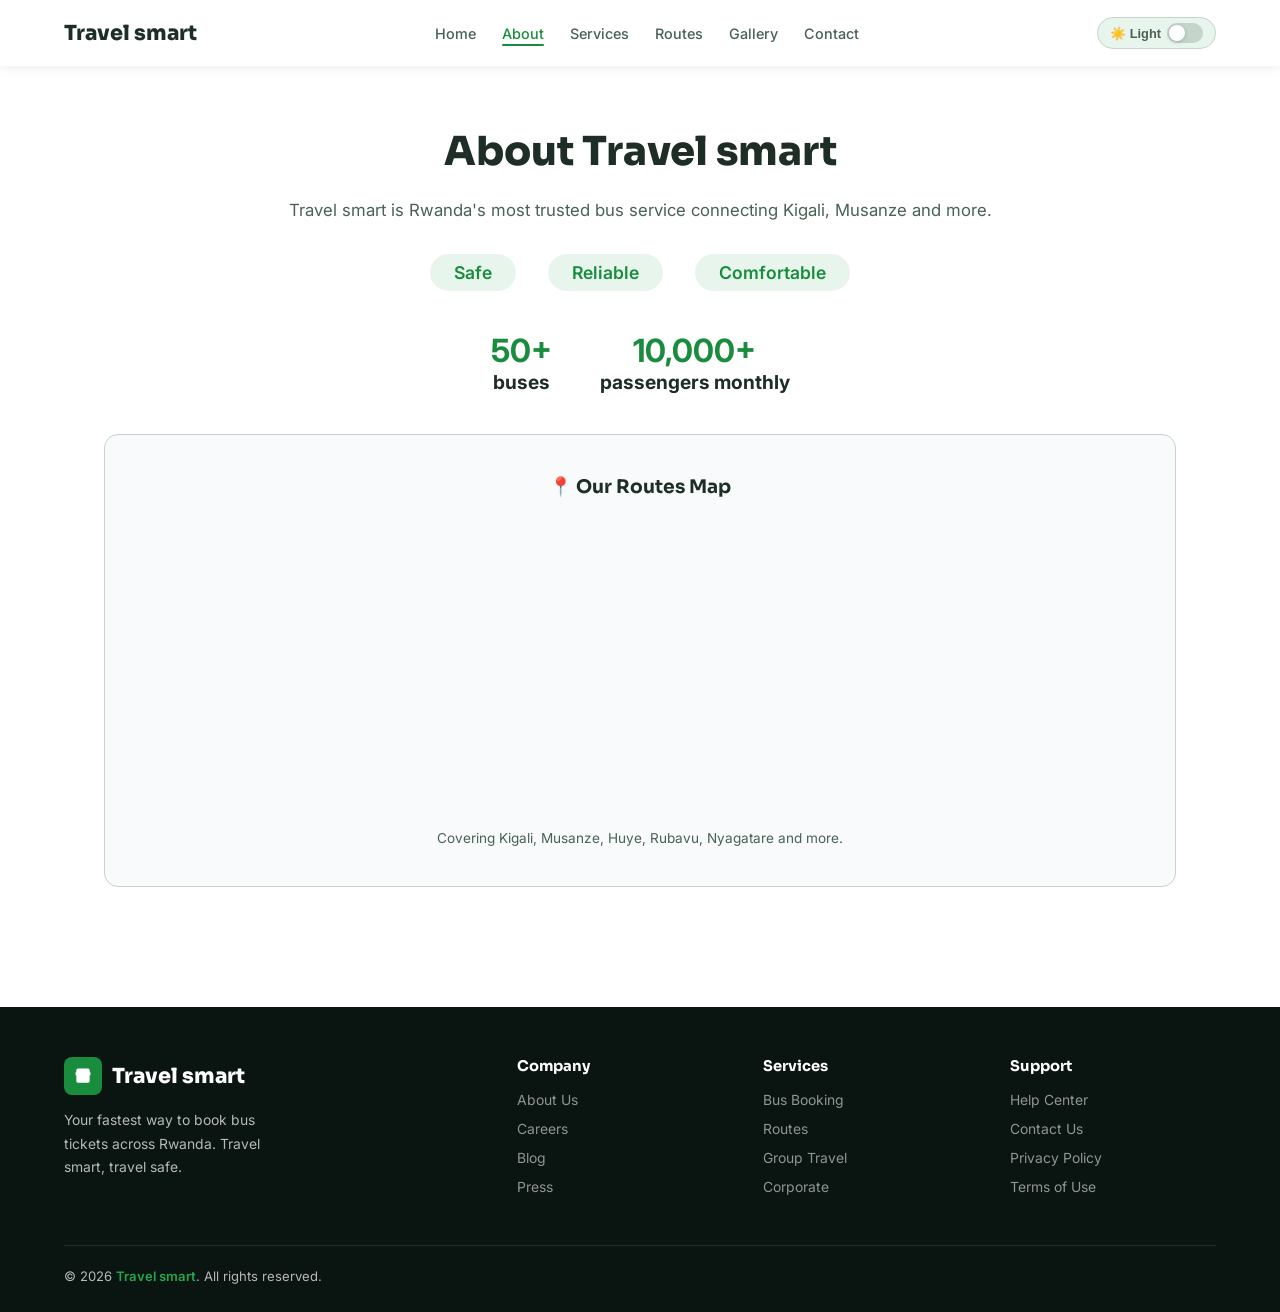
<file: about.html>
<!DOCTYPE html>
<html lang="en" data-theme="light">
<head>
  <meta charset="UTF-8" />
  <meta name="viewport" content="width=device-width, initial-scale=1.0, user-scalable=yes"/>
  <title>About Travel smart – Rwanda's Most Trusted Bus Service</title>
  <link href="https://fonts.googleapis.com/css2?family=Sora:wght@400;600;700;800&family=Inter:wght@400;500;600&display=swap" rel="stylesheet"/>
  <style>
    :root {
      --green: #1a8c3e;
      --green-dark: #136b2f;
      --green-accent: #22a84e;
      --radius: 14px;
      --radius-sm: 8px;
      --shadow-sm: 0 2px 8px rgba(26,140,62,0.10);
      --shadow-md: 0 8px 32px rgba(26,140,62,0.15);
      --shadow-lg: 0 20px 60px rgba(26,140,62,0.18);
    }
    [data-theme="light"] {
      --bg: #ffffff; --bg-secondary: #f8fafb; --bg-card: #ffffff;
      --text: #1e2e26; --text-muted: #4a6155; --border: #c5d5cb;
      --nav-bg: #ffffff; --nav-shadow: 0 2px 12px rgba(0,0,0,0.07);
      --input-bg: #ffffff; --green-light: #e8f5ed;
    }
    [data-theme="dark"] {
      --bg: #0f1a13; --bg-secondary: #162019; --bg-card: #1a2b1f;
      --text: #e8f5ed; --text-muted: #8ab89a; --border: #2e4a38;
      --nav-bg: #111d15; --nav-shadow: 0 2px 12px rgba(0,0,0,0.4);
      --input-bg: #1e2f23; --green-light: #1a2e22;
    }
    * { box-sizing: border-box; margin: 0; padding: 0; }
    body { font-family: 'Inter', sans-serif; color: var(--text); background: var(--bg); overflow-x: hidden; transition: background 0.3s, color 0.3s; }

    /* NAVIGATION */
    nav {
      position: fixed; top: 0; left: 0; right: 0; z-index: 1000;
      background: var(--nav-bg); display: flex; align-items: center;
      justify-content: space-between; padding: 0 5%; height: 66px;
      box-shadow: var(--nav-shadow); transition: background 0.3s;
    }
    .nav-logo {
      display: flex; align-items: center; gap: 10px;
      font-family: 'Sora', sans-serif; font-weight: 800; font-size: 1.3rem;
      color: var(--text); text-decoration: none;
    }
    .nav-logo-icon {
      width: 38px; height: 38px; background: var(--green);
      border-radius: var(--radius-sm); display: flex; align-items: center; justify-content: center;
    }
    .nav-logo-icon svg { width: 22px; height: 22px; fill: white; }
    .nav-links {
      display: flex;
      align-items: center;
      gap: 26px;
      list-style: none;
    }
    .nav-links a {
      text-decoration: none; font-size: 0.9rem; font-weight: 500;
      color: var(--text-muted); transition: color 0.2s; position: relative;
    }
    .nav-links a.active, .nav-links a:hover { color: var(--green); }
    .nav-links a.active::after {
      content: ''; position: absolute; bottom: -4px; left: 0; right: 0;
      height: 2px; background: var(--green); border-radius: 2px;
    }
    .nav-right {
      display: flex;
      align-items: center;
      gap: 14px;
    }

    /* Hamburger button (hidden on desktop) */
    .hamburger {
      display: none;
      flex-direction: column;
      justify-content: space-between;
      width: 28px;
      height: 22px;
      cursor: pointer;
      z-index: 1001;
    }
    .hamburger span {
      width: 100%;
      height: 3px;
      background: var(--text);
      border-radius: 3px;
      transition: 0.2s;
    }

    /* Theme Toggle */
    .theme-toggle {
      display: flex; align-items: center; gap: 6px;
      background: var(--green-light); border: 1.5px solid var(--border);
      border-radius: 100px; padding: 5px 12px;
      cursor: pointer; transition: background 0.3s;
      font-size: 0.8rem; font-weight: 600; color: var(--text-muted);
    }
    .theme-toggle:hover { border-color: var(--green); }
    .toggle-track {
      width: 36px; height: 20px; background: var(--border);
      border-radius: 100px; position: relative; transition: background 0.3s;
    }
    [data-theme="dark"] .toggle-track { background: var(--green); }
    .toggle-thumb {
      position: absolute; top: 2px; left: 2px;
      width: 16px; height: 16px; border-radius: 50%;
      background: white; transition: transform 0.3s;
      box-shadow: 0 1px 4px rgba(0,0,0,0.2);
    }
    [data-theme="dark"] .toggle-thumb { transform: translateX(16px); }

    /* Mobile styles */
    @media (max-width: 768px) {
      .hamburger {
        display: flex;
      }
      .nav-links {
        position: fixed;
        top: 66px;
        left: -100%;
        width: 280px;
        height: calc(100vh - 66px);
        background: var(--nav-bg);
        flex-direction: column;
        align-items: flex-start;
        padding: 30px 25px;
        gap: 24px;
        transition: left 0.3s ease;
        box-shadow: 2px 0 12px rgba(0,0,0,0.1);
        z-index: 999;
      }
      .nav-links.active {
        left: 0;
      }
      .nav-links li {
        width: 100%;
      }
      .nav-links a {
        display: block;
        width: 100%;
        padding: 8px 0;
        font-size: 1.05rem;
      }
      .nav-links a.active::after {
        display: none;
      }
    }

    /* FOOTER */
    footer { background: #0a1410; color: rgba(255,255,255,0.7); padding: 50px 5% 28px; margin-top: 60px; }
    .footer-grid { display: grid; grid-template-columns: 2fr 1fr 1fr 1fr; gap: 40px; margin-bottom: 40px; }
    .footer-brand .nav-logo { color: white; margin-bottom: 14px; display: inline-flex; }
    .footer-brand p { font-size: 0.87rem; line-height: 1.7; max-width: 230px; }
    .footer-col h4 { font-family: 'Sora', sans-serif; font-size: 0.92rem; font-weight: 700; color: white; margin-bottom: 14px; }
    .footer-col ul { list-style: none; }
    .footer-col ul li { margin-bottom: 9px; }
    .footer-col ul li a { color: rgba(255,255,255,0.55); text-decoration: none; font-size: 0.87rem; transition: color 0.2s; }
    .footer-col ul li a:hover { color: var(--green-accent); }
    .footer-bottom { border-top: 1px solid rgba(255,255,255,0.1); padding-top: 22px; display: flex; align-items: center; justify-content: space-between; font-size: 0.82rem; }
    .footer-bottom span { color: var(--green-accent); font-weight: 600; }

    /* ABOUT PAGE SPECIFIC STYLES */
    .about-container {
      margin-top: 66px;
      max-width: 1200px;
      margin-left: auto;
      margin-right: auto;
      padding: 60px 5%;
    }
    .about-title {
      font-family: 'Sora', sans-serif;
      font-size: 2.5rem;
      font-weight: 800;
      color: var(--text);
      margin-bottom: 20px;
      text-align: center;
    }
    .about-description {
      font-size: 1.05rem;
      line-height: 1.6;
      color: var(--text-muted);
      text-align: center;
      max-width: 800px;
      margin: 0 auto 30px;
    }
    .about-description em {
      color: var(--green);
      font-style: italic;
    }
    .mission-text {
      background: var(--bg-secondary);
      padding: 40px;
      border-radius: var(--radius);
      text-align: center;
      margin: 40px 0;
    }
    .mission-text p {
      font-size: 1.05rem;
      line-height: 1.7;
      color: var(--text-muted);
      max-width: 700px;
      margin: 0 auto;
    }
    .bullet-list {
      display: flex;
      justify-content: center;
      gap: 32px;
      flex-wrap: wrap;
      margin: 30px 0;
    }
    .bullet-item {
      font-size: 1.1rem;
      font-weight: 600;
      color: var(--green);
      background: var(--green-light);
      padding: 8px 24px;
      border-radius: 40px;
    }
    .stats {
      text-align: center;
      margin: 40px 0;
      display: flex;
      justify-content: center;
      gap: 48px;
      flex-wrap: wrap;
    }
    .stat {
      font-size: 1.2rem;
      font-weight: 700;
      color: var(--text);
    }
    .stat strong {
      font-size: 2rem;
      color: var(--green);
      display: block;
    }
    .team-photo-section {
      margin: 60px 0 40px;
      text-align: center;
    }
    .team-photo-section h3 {
      font-family: 'Sora', sans-serif;
      font-size: 1.6rem;
      font-weight: 700;
      color: var(--text);
      margin-bottom: 24px;
    }
    .photo-placeholder {
      background: var(--bg-secondary);
      border-radius: var(--radius);
      padding: 60px 20px;
      text-align: center;
      border: 2px dashed var(--border);
      margin-bottom: 30px;
    }
    .photo-placeholder span {
      font-size: 3rem;
      display: block;
      margin-bottom: 12px;
    }
    .map-placeholder {
      background: var(--bg-secondary);
      border-radius: var(--radius);
      padding: 40px;
      text-align: center;
      border: 1px solid var(--border);
    }
    .map-placeholder iframe {
      width: 100%;
      height: 300px;
      border: 0;
      border-radius: var(--radius-sm);
    }
    @media (max-width: 750px) {
      .footer-grid { grid-template-columns: 1fr 1fr; }
      .stats { gap: 24px; }
      .bullet-list { gap: 16px; }
    }
    @media (max-width: 560px) {
      .footer-grid { grid-template-columns: 1fr; }
      .about-title { font-size: 1.8rem; }
    }
  </style>
</head>
<body>

<nav>
  <a class="nav-logo" href="index.html">
   
    Travel smart
  </a>
  <ul class="nav-links" id="navLinks">
    <li><a href="index.html">Home</a></li>
    <li><a href="about.html" class="active">About</a></li>
    <li><a href="services.html">Services</a></li>
    <li><a href="Routes.html">Routes</a></li>
    <li><a href="Gallery.html">Gallery</a></li>
    <li><a href="Contact.html">Contact</a></li>
  </ul>
  <div class="nav-right">
    <button class="theme-toggle" onclick="toggleTheme()" title="Toggle dark/light mode">
      <span id="theme-label">☀️ Light</span>
      <div class="toggle-track"><div class="toggle-thumb"></div></div>
    </button>
    <div class="hamburger" id="hamburger">
      <span></span>
      <span></span>
      <span></span>
    </div>
  </div>
</nav>


<div class="about-container">
  <h1 class="about-title">About Travel smart</h1>
  <div class="about-description">
    <p>Travel smart is Rwanda's most trusted bus service connecting Kigali, Musanze and more.</p>
  </div>

  <div class="bullet-list">
    <div class="bullet-item">Safe</div>
    <div class="bullet-item">Reliable</div>
    <div class="bullet-item">Comfortable</div>
  </div>

  <div class="stats">
    <div class="stat"><strong>50+</strong> buses</div>
    <div class="stat"><strong>10,000+</strong> passengers monthly</div>
  </div>

  <div class="map-placeholder">
    <h3 style="font-family:'Sora',sans-serif; margin-bottom:16px;">📍 Our Routes Map</h3>
    <iframe 
      src="https://www.openstreetmap.org/export/embed.html?bbox=29.0%2C-2.8%2C30.8%2C-1.0&layer=mapnik&marker=-1.95%2C29.9" 
      title="Rwanda bus routes map"
      loading="lazy">
    </iframe>
    <p style="margin-top: 12px; font-size:0.85rem; color:var(--text-muted);">Covering Kigali, Musanze, Huye, Rubavu, Nyagatare and more.</p>
  </div>
</div>

<footer>
  <div class="footer-grid">
    <div class="footer-brand">
      <a class="nav-logo" href="index.html"><div class="nav-logo-icon"><svg viewBox="0 0 24 24" style="width:20px;height:20px;fill:white;"><path d="M3 11h18M5 17h14M6 3h12a2 2 0 012 2v13a2 2 0 01-2 2H6a2 2 0 01-2-2V5a2 2 0 012-2zM9 17v2m6-2v2M3 11V8l3-5h12l3 5v3"/></svg></div>Travel smart</a>
      <p>Your fastest way to book bus tickets across Rwanda. Travel smart, travel safe.</p>
    </div>
    <div class="footer-col"><h4>Company</h4><ul><li><a href="about.html">About Us</a></li><li><a href="#">Careers</a></li><li><a href="#">Blog</a></li><li><a href="#">Press</a></li></ul></div>
    <div class="footer-col"><h4>Services</h4><ul><li><a href="#">Bus Booking</a></li><li><a href="#">Routes</a></li><li><a href="#">Group Travel</a></li><li><a href="#">Corporate</a></li></ul></div>
    <div class="footer-col"><h4>Support</h4><ul><li><a href="#">Help Center</a></li><li><a href="#">Contact Us</a></li><li><a href="#">Privacy Policy</a></li><li><a href="#">Terms of Use</a></li></ul></div>
  </div>
  <div class="footer-bottom">
    <p>© 2026 <span>Travel smart</span>. All rights reserved.</p>
  </div>
</footer>

<script>
  // Dark mode persistence
  function toggleTheme() {
    const html = document.documentElement;
    const isDark = html.getAttribute('data-theme') === 'dark';
    const newTheme = isDark ? 'light' : 'dark';
    html.setAttribute('data-theme', newTheme);
    localStorage.setItem('theme', newTheme);
    const label = document.getElementById('theme-label');
    if (label) label.textContent = newTheme === 'dark' ? '🌙 Dark' : '☀️ Light';
  }

  (function() {
    const savedTheme = localStorage.getItem('theme');
    if (savedTheme) {
      document.documentElement.setAttribute('data-theme', savedTheme);
      const label = document.getElementById('theme-label');
      if (label) label.textContent = savedTheme === 'dark' ? '🌙 Dark' : '☀️ Light';
    }
  })();

  // Mobile hamburger menu
  const hamburger = document.getElementById('hamburger');
  const navLinks = document.getElementById('navLinks');
  if (hamburger && navLinks) {
    hamburger.addEventListener('click', () => {
      navLinks.classList.toggle('active');
    });
    document.querySelectorAll('#navLinks a').forEach(link => {
      link.addEventListener('click', () => {
        navLinks.classList.remove('active');
      });
    });
  }
</script>
</body>
</html>
</file>
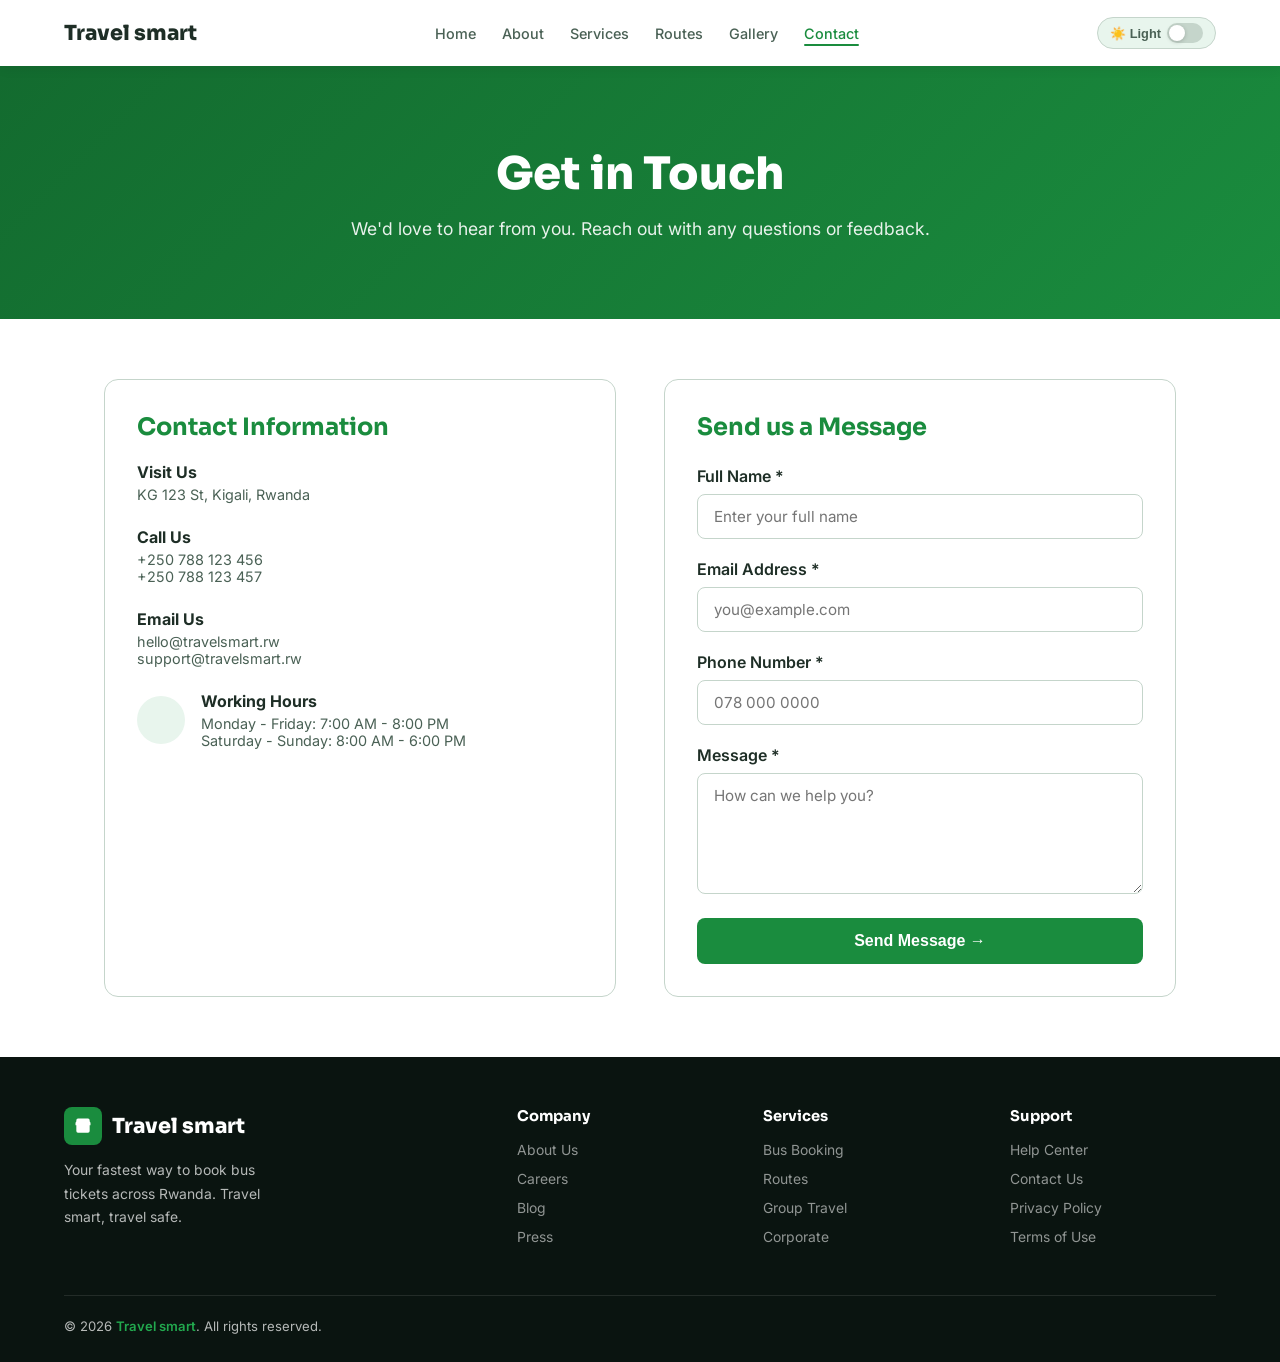
<file: Contact.html>
<!DOCTYPE html>
<html lang="en" data-theme="light">
<head>
  <meta charset="UTF-8" />
  <meta name="viewport" content="width=device-width, initial-scale=1.0, user-scalable=yes"/>
  <title>Contact Us – Travel smart | Get in Touch</title>
  <link href="https://fonts.googleapis.com/css2?family=Sora:wght@400;600;700;800&family=Inter:wght@400;500;600&display=swap" rel="stylesheet"/>
  <style>
    :root {
      --green: #1a8c3e;
      --green-dark: #136b2f;
      --green-accent: #22a84e;
      --radius: 14px;
      --radius-sm: 8px;
      --shadow-sm: 0 2px 8px rgba(26,140,62,0.10);
      --shadow-md: 0 8px 32px rgba(26,140,62,0.15);
      --shadow-lg: 0 20px 60px rgba(26,140,62,0.18);
    }
    [data-theme="light"] {
      --bg: #ffffff; --bg-secondary: #f8fafb; --bg-card: #ffffff;
      --text: #1e2e26; --text-muted: #4a6155; --border: #c5d5cb;
      --nav-bg: #ffffff; --nav-shadow: 0 2px 12px rgba(0,0,0,0.07);
      --input-bg: #ffffff; --green-light: #e8f5ed;
    }
    [data-theme="dark"] {
      --bg: #0f1a13; --bg-secondary: #162019; --bg-card: #1a2b1f;
      --text: #e8f5ed; --text-muted: #8ab89a; --border: #2e4a38;
      --nav-bg: #111d15; --nav-shadow: 0 2px 12px rgba(0,0,0,0.4);
      --input-bg: #1e2f23; --green-light: #1a2e22;
    }
    * { box-sizing: border-box; margin: 0; padding: 0; }
    body { font-family: 'Inter', sans-serif; color: var(--text); background: var(--bg); overflow-x: hidden; transition: background 0.3s, color 0.3s; }

   
    nav {
      position: fixed; top: 0; left: 0; right: 0; z-index: 1000;
      background: var(--nav-bg); display: flex; align-items: center;
      justify-content: space-between; padding: 0 5%; height: 66px;
      box-shadow: var(--nav-shadow); transition: background 0.3s;
    }
    .nav-logo {
      display: flex; align-items: center; gap: 10px;
      font-family: 'Sora', sans-serif; font-weight: 800; font-size: 1.3rem;
      color: var(--text); text-decoration: none;
    }
    .nav-logo-icon {
      width: 38px; height: 38px; background: var(--green);
      border-radius: var(--radius-sm); display: flex; align-items: center; justify-content: center;
    }
    .nav-logo-icon svg { width: 22px; height: 22px; fill: white; }
    .nav-links {
      display: flex;
      align-items: center;
      gap: 26px;
      list-style: none;
    }
    .nav-links a {
      text-decoration: none; font-size: 0.9rem; font-weight: 500;
      color: var(--text-muted); transition: color 0.2s; position: relative;
    }
    .nav-links a.active, .nav-links a:hover { color: var(--green); }
    .nav-links a.active::after {
      content: ''; position: absolute; bottom: -4px; left: 0; right: 0;
      height: 2px; background: var(--green); border-radius: 2px;
    }
    .nav-right {
      display: flex;
      align-items: center;
      gap: 14px;
    }

    
    .hamburger {
      display: none;
      flex-direction: column;
      justify-content: space-between;
      width: 28px;
      height: 22px;
      cursor: pointer;
      z-index: 1001;
    }
    .hamburger span {
      width: 100%;
      height: 3px;
      background: var(--text);
      border-radius: 3px;
      transition: 0.2s;
    }

   
    .theme-toggle {
      display: flex; align-items: center; gap: 6px;
      background: var(--green-light); border: 1.5px solid var(--border);
      border-radius: 100px; padding: 5px 12px;
      cursor: pointer; transition: background 0.3s;
      font-size: 0.8rem; font-weight: 600; color: var(--text-muted);
    }
    .theme-toggle:hover { border-color: var(--green); }
    .toggle-track {
      width: 36px; height: 20px; background: var(--border);
      border-radius: 100px; position: relative; transition: background 0.3s;
    }
    [data-theme="dark"] .toggle-track { background: var(--green); }
    .toggle-thumb {
      position: absolute; top: 2px; left: 2px;
      width: 16px; height: 16px; border-radius: 50%;
      background: white; transition: transform 0.3s;
      box-shadow: 0 1px 4px rgba(0,0,0,0.2);
    }
    [data-theme="dark"] .toggle-thumb { transform: translateX(16px); }

    
    @media (max-width: 768px) {
      .hamburger {
        display: flex;
      }
      .nav-links {
        position: fixed;
        top: 66px;
        left: -100%;
        width: 280px;
        height: calc(100vh - 66px);
        background: var(--nav-bg);
        flex-direction: column;
        align-items: flex-start;
        padding: 30px 25px;
        gap: 24px;
        transition: left 0.3s ease;
        box-shadow: 2px 0 12px rgba(0,0,0,0.1);
        z-index: 999;
      }
      .nav-links.active {
        left: 0;
      }
      .nav-links li {
        width: 100%;
      }
      .nav-links a {
        display: block;
        width: 100%;
        padding: 8px 0;
        font-size: 1.05rem;
      }
      .nav-links a.active::after {
        display: none;
      }
    }

   
    footer { background: #0a1410; color: rgba(255,255,255,0.7); padding: 50px 5% 28px; margin-top: 60px; }
    .footer-grid { display: grid; grid-template-columns: 2fr 1fr 1fr 1fr; gap: 40px; margin-bottom: 40px; }
    .footer-brand .nav-logo { color: white; margin-bottom: 14px; display: inline-flex; }
    .footer-brand p { font-size: 0.87rem; line-height: 1.7; max-width: 230px; }
    .footer-col h4 { font-family: 'Sora', sans-serif; font-size: 0.92rem; font-weight: 700; color: white; margin-bottom: 14px; }
    .footer-col ul { list-style: none; }
    .footer-col ul li { margin-bottom: 9px; }
    .footer-col ul li a { color: rgba(255,255,255,0.55); text-decoration: none; font-size: 0.87rem; transition: color 0.2s; }
    .footer-col ul li a:hover { color: var(--green-accent); }
    .footer-bottom { border-top: 1px solid rgba(255,255,255,0.1); padding-top: 22px; display: flex; align-items: center; justify-content: space-between; font-size: 0.82rem; }
    .footer-bottom span { color: var(--green-accent); font-weight: 600; }

    /* CONTACT PAGE SPECIFIC STYLES */
    .contact-hero {
      margin-top: 66px;
      background: linear-gradient(135deg, var(--green-dark) 0%, var(--green) 100%);
      padding: 80px 5%;
      text-align: center;
      color: white;
    }
    .contact-hero h1 {
      font-family: 'Sora', sans-serif;
      font-size: 2.8rem;
      font-weight: 800;
      margin-bottom: 16px;
    }
    .contact-hero p {
      max-width: 700px;
      margin: 0 auto;
      font-size: 1.1rem;
      opacity: 0.9;
    }
    .contact-container {
      max-width: 1200px;
      margin: 60px auto;
      padding: 0 5%;
      display: grid;
      grid-template-columns: 1fr 1fr;
      gap: 48px;
    }
    .contact-info {
      background: var(--bg-card);
      border-radius: var(--radius);
      padding: 32px;
      border: 1px solid var(--border);
    }
    .contact-info h2 {
      font-family: 'Sora', sans-serif;
      font-size: 1.5rem;
      margin-bottom: 20px;
      color: var(--green);
    }
    .info-item {
      display: flex;
      align-items: center;
      gap: 16px;
      margin-bottom: 24px;
    }
    .info-icon {
      width: 48px;
      height: 48px;
      background: var(--green-light);
      border-radius: 50%;
      display: flex;
      align-items: center;
      justify-content: center;
      font-size: 1.4rem;
    }
    .info-text h4 {
      font-weight: 700;
      margin-bottom: 4px;
    }
    .info-text p {
      color: var(--text-muted);
      font-size: 0.9rem;
    }
    .contact-form {
      background: var(--bg-card);
      border-radius: var(--radius);
      padding: 32px;
      border: 1px solid var(--border);
    }
    .contact-form h2 {
      font-family: 'Sora', sans-serif;
      font-size: 1.5rem;
      margin-bottom: 24px;
      color: var(--green);
    }
    .form-group {
      margin-bottom: 20px;
    }
    .form-group label {
      display: block;
      font-weight: 600;
      margin-bottom: 8px;
      color: var(--text);
    }
    .form-group input,
    .form-group textarea {
      width: 100%;
      padding: 12px 16px;
      border: 1.5px solid var(--border);
      border-radius: var(--radius-sm);
      background: var(--input-bg);
      color: var(--text);
      font-family: 'Inter', sans-serif;
      font-size: 0.95rem;
      transition: border-color 0.2s;
    }
    .form-group input:focus,
    .form-group textarea:focus {
      outline: none;
      border-color: var(--green);
      box-shadow: 0 0 0 3px rgba(26,140,62,0.1);
    }
    .error-message {
      color: #e74c3c;
      font-size: 0.8rem;
      margin-top: 4px;
      display: none;
    }
    .submit-btn {
      background: var(--green);
      color: white;
      border: none;
      padding: 14px 28px;
      border-radius: var(--radius-sm);
      font-weight: 700;
      font-size: 1rem;
      cursor: pointer;
      transition: background 0.2s, transform 0.15s;
      width: 100%;
    }
    .submit-btn:hover {
      background: var(--green-dark);
      transform: translateY(-2px);
    }
   
    .modal {
      display: none;
      position: fixed;
      top: 0;
      left: 0;
      width: 100%;
      height: 100%;
      background: rgba(0,0,0,0.5);
      z-index: 1000;
      align-items: center;
      justify-content: center;
    }
    .modal-content {
      background: var(--bg-card);
      border-radius: var(--radius);
      padding: 32px;
      max-width: 400px;
      width: 90%;
      text-align: center;
      animation: fadeInUp 0.3s ease;
      border: 1px solid var(--border);
    }
    @keyframes fadeInUp {
      from {
        opacity: 0;
        transform: translateY(30px);
      }
      to {
        opacity: 1;
        transform: translateY(0);
      }
    }
    .modal-icon {
      font-size: 3rem;
      margin-bottom: 16px;
    }
    .modal-content h3 {
      font-family: 'Sora', sans-serif;
      font-size: 1.5rem;
      margin-bottom: 12px;
    }
    .modal-content p {
      color: var(--text-muted);
      margin-bottom: 24px;
    }
    .modal-close {
      background: var(--green);
      color: white;
      border: none;
      padding: 10px 24px;
      border-radius: var(--radius-sm);
      font-weight: 600;
      cursor: pointer;
      transition: background 0.2s;
    }
    .modal-close:hover {
      background: var(--green-dark);
    }
    @media (max-width: 900px) {
      .contact-container {
        grid-template-columns: 1fr;
      }
    }
    @media (max-width: 750px) {
      .footer-grid { grid-template-columns: 1fr 1fr; }
      .contact-hero h1 { font-size: 2rem; }
    }
    @media (max-width: 560px) {
      .footer-grid { grid-template-columns: 1fr; }
    }
  </style>
</head>
<body>

<nav>
  <a class="nav-logo" href="index.html">
    
    Travel smart
  </a>
  <ul class="nav-links" id="navLinks">
    <li><a href="index.html">Home</a></li>
    <li><a href="about.html">About</a></li>
    <li><a href="services.html">Services</a></li>
    <li><a href="Routes.html">Routes</a></li>
    <li><a href="Gallery.html">Gallery</a></li>
    <li><a href="Contact.html" class="active">Contact</a></li>
  </ul>
  <div class="nav-right">
    <button class="theme-toggle" onclick="toggleTheme()" title="Toggle dark/light mode">
      <span id="theme-label">☀️ Light</span>
      <div class="toggle-track"><div class="toggle-thumb"></div></div>
    </button>
    <div class="hamburger" id="hamburger">
      <span></span>
      <span></span>
      <span></span>
    </div>
  </div>
</nav>

<div class="contact-hero">
  <h1>Get in Touch</h1>
  <p>We'd love to hear from you. Reach out with any questions or feedback.</p>
</div>

<div class="contact-container">
 
  <div class="contact-info">
    <h2>Contact Information</h2>
    <div class="info-item">
      
      <div class="info-text">
        <h4>Visit Us</h4>
        <p>KG 123 St, Kigali, Rwanda</p>
      </div>
    </div>
    <div class="info-item">
    
      <div class="info-text">
        <h4>Call Us</h4>
        <p>+250 788 123 456<br>+250 788 123 457</p>
      </div>
    </div>
    <div class="info-item">
      
      <div class="info-text">
        <h4>Email Us</h4>
        <p>hello@travelsmart.rw<br>support@travelsmart.rw</p>
      </div>
    </div>
    <div class="info-item">
      <div class="info-icon"></div>
      <div class="info-text">
        <h4>Working Hours</h4>
        <p>Monday - Friday: 7:00 AM - 8:00 PM<br>Saturday - Sunday: 8:00 AM - 6:00 PM</p>
      </div>
    </div>
  </div>

  
  <div class="contact-form">
    <h2>Send us a Message</h2>
    <form id="contactForm">
      <div class="form-group">
        <label for="name">Full Name *</label>
        <input type="text" id="name" name="name" placeholder="Enter your full name">
        <div class="error-message" id="nameError">Please enter your full name</div>
      </div>
      <div class="form-group">
        <label for="email">Email Address *</label>
        <input type="email" id="email" name="email" placeholder="you@example.com">
        <div class="error-message" id="emailError">Please enter a valid email address</div>
      </div>
      <div class="form-group">
        <label for="phone">Phone Number *</label>
        <input type="tel" id="phone" name="phone" placeholder="078 000 0000">
        <div class="error-message" id="phoneError">Please enter a valid phone number (10 digits)</div>
      </div>
      <div class="form-group">
        <label for="message">Message *</label>
        <textarea id="message" name="message" rows="5" placeholder="How can we help you?"></textarea>
        <div class="error-message" id="messageError">Please enter your message</div>
      </div>
      <button type="submit" class="submit-btn">Send Message →</button>
    </form>
  </div>
</div>

<!-- Success Modal -->
<div id="successModal" class="modal">
  <div class="modal-content">
    
    <h3>Message Sent</h3>
    <p>Thank you for contacting us. We'll get back to you within 24 hours.</p>
    <button class="modal-close" onclick="closeModal()">OK</button>
  </div>
</div>

<footer>
  <div class="footer-grid">
    <div class="footer-brand">
      <a class="nav-logo" href="index.html"><div class="nav-logo-icon"><svg viewBox="0 0 24 24" style="width:20px;height:20px;fill:white;"><path d="M3 11h18M5 17h14M6 3h12a2 2 0 012 2v13a2 2 0 01-2 2H6a2 2 0 01-2-2V5a2 2 0 012-2zM9 17v2m6-2v2M3 11V8l3-5h12l3 5v3"/></svg></div>Travel smart</a>
      <p>Your fastest way to book bus tickets across Rwanda. Travel smart, travel safe.</p>
    </div>
    <div class="footer-col"><h4>Company</h4><ul><li><a href="about.html">About Us</a></li><li><a href="#">Careers</a></li><li><a href="#">Blog</a></li><li><a href="#">Press</a></li></ul></div>
    <div class="footer-col"><h4>Services</h4><ul><li><a href="services.html">Bus Booking</a></li><li><a href="routes.html">Routes</a></li><li><a href="#">Group Travel</a></li><li><a href="#">Corporate</a></li></ul></div>
    <div class="footer-col"><h4>Support</h4><ul><li><a href="contact.html">Help Center</a></li><li><a href="contact.html">Contact Us</a></li><li><a href="#">Privacy Policy</a></li><li><a href="#">Terms of Use</a></li></ul></div>
  </div>
  <div class="footer-bottom">
    <p>© 2026 <span>Travel smart</span>. All rights reserved.</p>
  </div>
</footer>

<script>
  // Dark mode persistence
  function toggleTheme() {
    const html = document.documentElement;
    const isDark = html.getAttribute('data-theme') === 'dark';
    const newTheme = isDark ? 'light' : 'dark';
    html.setAttribute('data-theme', newTheme);
    localStorage.setItem('theme', newTheme);
    const label = document.getElementById('theme-label');
    if (label) label.textContent = newTheme === 'dark' ? '🌙 Dark' : '☀️ Light';
  }

  (function() {
    const savedTheme = localStorage.getItem('theme');
    if (savedTheme) {
      document.documentElement.setAttribute('data-theme', savedTheme);
      const label = document.getElementById('theme-label');
      if (label) label.textContent = savedTheme === 'dark' ? '🌙 Dark' : '☀️ Light';
    }
  })();

  
  const form = document.getElementById('contactForm');
  const modal = document.getElementById('successModal');

  function validateName() {
    const name = document.getElementById('name').value.trim();
    const error = document.getElementById('nameError');
    if (name === '') {
      error.style.display = 'block';
      return false;
    }
    error.style.display = 'none';
    return true;
  }

  function validateEmail() {
    const email = document.getElementById('email').value.trim();
    const error = document.getElementById('emailError');
    const emailPattern = /^[^\s@]+@[^\s@]+\.[^\s@]+$/;
    if (email === '' || !emailPattern.test(email)) {
      error.style.display = 'block';
      return false;
    }
    error.style.display = 'none';
    return true;
  }

  function validatePhone() {
    const phone = document.getElementById('phone').value.trim();
    const error = document.getElementById('phoneError');
    const phonePattern = /^[0-9]{10}$/;
    if (phone === '' || !phonePattern.test(phone)) {
      error.style.display = 'block';
      return false;
    }
    error.style.display = 'none';
    return true;
  }

  function validateMessage() {
    const message = document.getElementById('message').value.trim();
    const error = document.getElementById('messageError');
    if (message === '') {
      error.style.display = 'block';
      return false;
    }
    error.style.display = 'none';
    return true;
  }

  function showModal() {
    modal.style.display = 'flex';
  }

  function closeModal() {
    modal.style.display = 'none';
    form.reset();
  }

  
  window.onclick = function(event) {
    if (event.target === modal) {
      closeModal();
    }
  }

  form.addEventListener('submit', function(e) {
    e.preventDefault();
    const isNameValid = validateName();
    const isEmailValid = validateEmail();
    const isPhoneValid = validatePhone();
    const isMessageValid = validateMessage();
    if (isNameValid && isEmailValid && isPhoneValid && isMessageValid) {
      showModal();
    }
  });

  
  document.getElementById('name').addEventListener('input', validateName);
  document.getElementById('email').addEventListener('input', validateEmail);
  document.getElementById('phone').addEventListener('input', validatePhone);
  document.getElementById('message').addEventListener('input', validateMessage);

  
  const hamburger = document.getElementById('hamburger');
  const navLinks = document.getElementById('navLinks');
  if (hamburger && navLinks) {
    hamburger.addEventListener('click', () => {
      navLinks.classList.toggle('active');
    });
    document.querySelectorAll('#navLinks a').forEach(link => {
      link.addEventListener('click', () => {
        navLinks.classList.remove('active');
      });
    });
  }
</script>
</body>
</html>
</file>
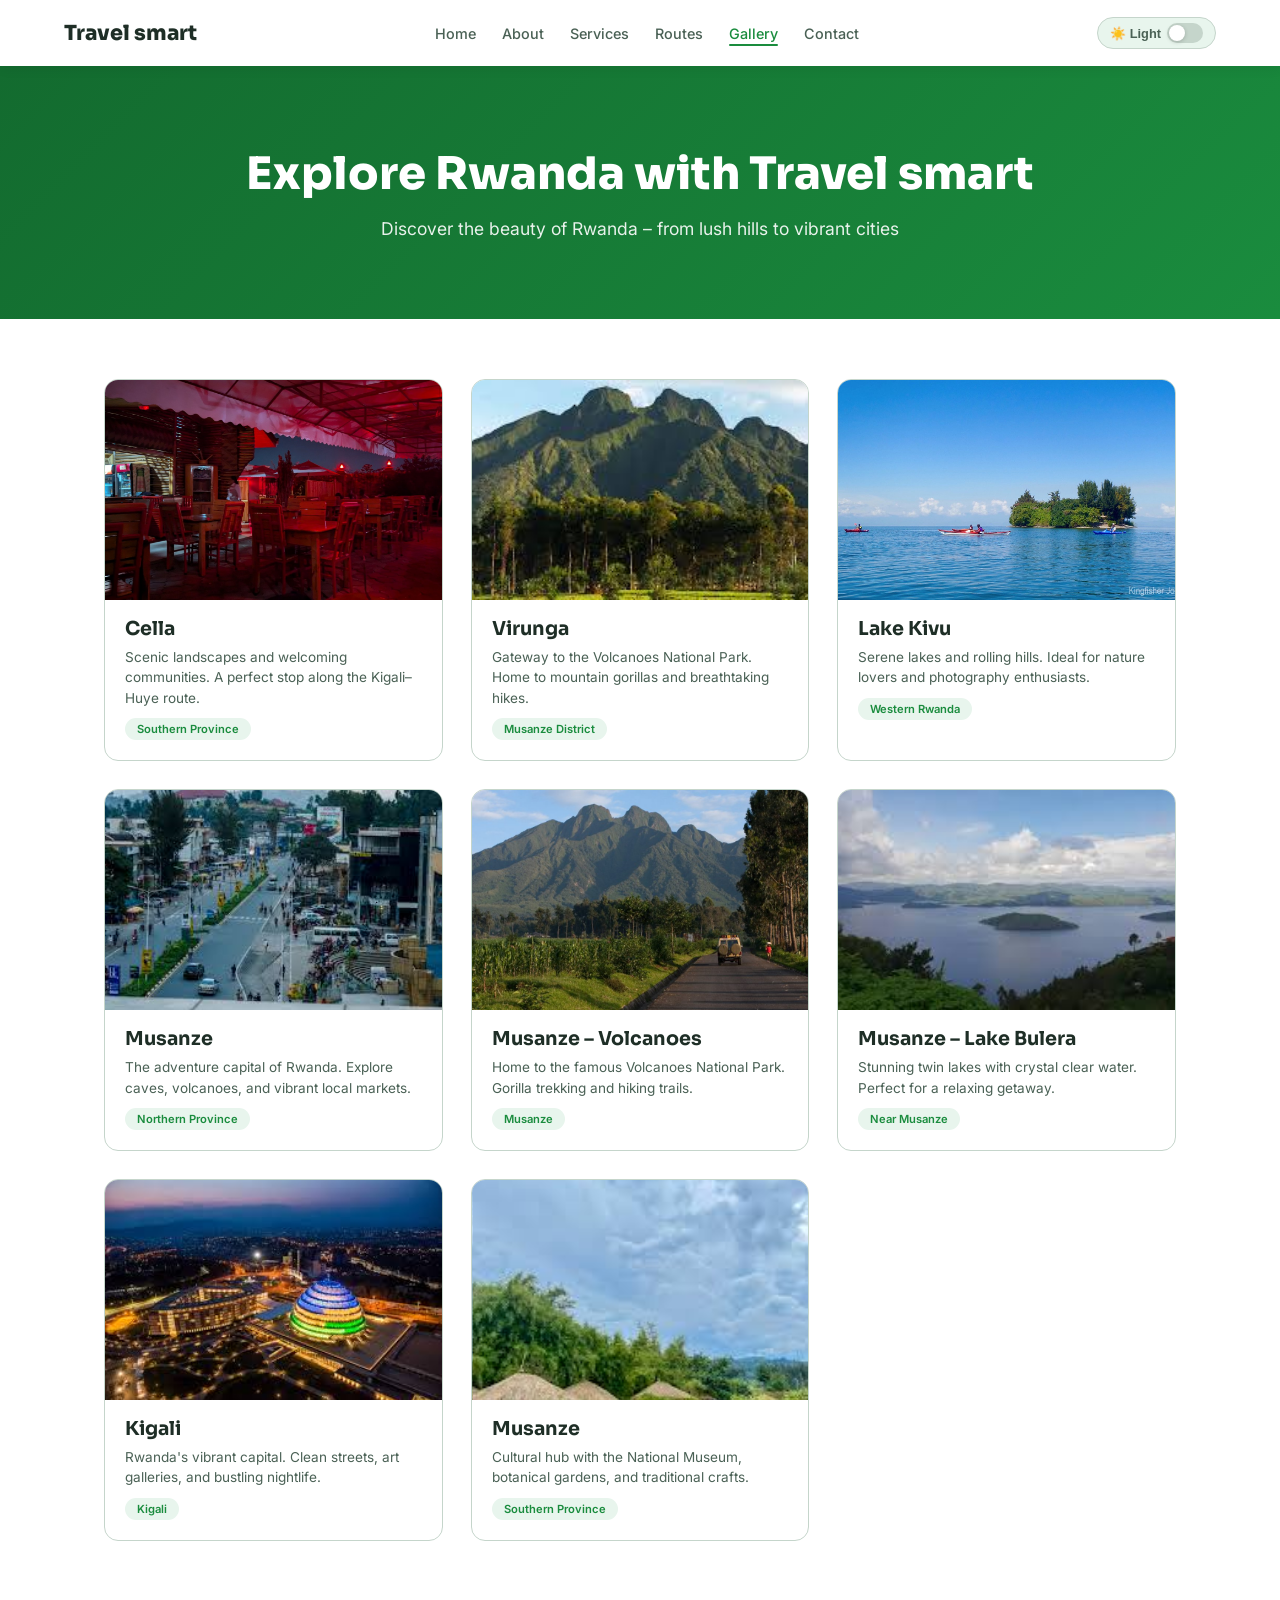
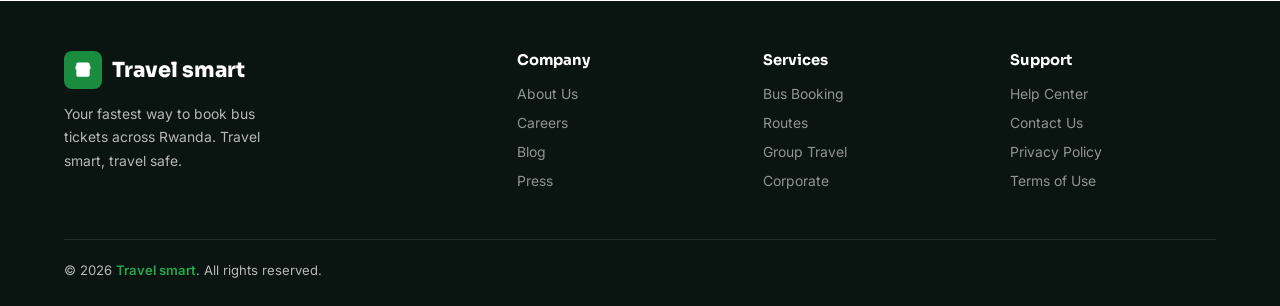
<file: Gallery.html>
<!DOCTYPE html>
<html lang="en" data-theme="light">
<head>
  <meta charset="UTF-8" />
  <meta name="viewport" content="width=device-width, initial-scale=1.0, user-scalable=yes"/>
  <title>Gallery – Travel smart | Explore Rwanda by Bus</title>
  <link href="https://fonts.googleapis.com/css2?family=Sora:wght@400;600;700;800&family=Inter:wght@400;500;600&display=swap" rel="stylesheet"/>
  <style>
    :root {
      --green: #1a8c3e;
      --green-dark: #136b2f;
      --green-accent: #22a84e;
      --radius: 14px;
      --radius-sm: 8px;
      --shadow-sm: 0 2px 8px rgba(26,140,62,0.10);
      --shadow-md: 0 8px 32px rgba(26,140,62,0.15);
      --shadow-lg: 0 20px 60px rgba(26,140,62,0.18);
    }
    [data-theme="light"] {
      --bg: #ffffff; --bg-secondary: #f8fafb; --bg-card: #ffffff;
      --text: #1e2e26; --text-muted: #4a6155; --border: #c5d5cb;
      --nav-bg: #ffffff; --nav-shadow: 0 2px 12px rgba(0,0,0,0.07);
      --input-bg: #ffffff; --green-light: #e8f5ed;
    }
    [data-theme="dark"] {
      --bg: #0f1a13; --bg-secondary: #162019; --bg-card: #1a2b1f;
      --text: #e8f5ed; --text-muted: #8ab89a; --border: #2e4a38;
      --nav-bg: #111d15; --nav-shadow: 0 2px 12px rgba(0,0,0,0.4);
      --input-bg: #1e2f23; --green-light: #1a2e22;
    }
    * { box-sizing: border-box; margin: 0; padding: 0; }
    body { font-family: 'Inter', sans-serif; color: var(--text); background: var(--bg); overflow-x: hidden; transition: background 0.3s, color 0.3s; }

    /* NAVIGATION */
    nav {
      position: fixed; top: 0; left: 0; right: 0; z-index: 1000;
      background: var(--nav-bg); display: flex; align-items: center;
      justify-content: space-between; padding: 0 5%; height: 66px;
      box-shadow: var(--nav-shadow); transition: background 0.3s;
    }
    .nav-logo {
      display: flex; align-items: center; gap: 10px;
      font-family: 'Sora', sans-serif; font-weight: 800; font-size: 1.3rem;
      color: var(--text); text-decoration: none;
    }
    .nav-logo-icon {
      width: 38px; height: 38px; background: var(--green);
      border-radius: var(--radius-sm); display: flex; align-items: center; justify-content: center;
    }
    .nav-logo-icon svg { width: 22px; height: 22px; fill: white; }
    .nav-links {
      display: flex;
      align-items: center;
      gap: 26px;
      list-style: none;
    }
    .nav-links a {
      text-decoration: none; font-size: 0.9rem; font-weight: 500;
      color: var(--text-muted); transition: color 0.2s; position: relative;
    }
    .nav-links a.active, .nav-links a:hover { color: var(--green); }
    .nav-links a.active::after {
      content: ''; position: absolute; bottom: -4px; left: 0; right: 0;
      height: 2px; background: var(--green); border-radius: 2px;
    }
    .nav-right {
      display: flex;
      align-items: center;
      gap: 14px;
    }

    /* Hamburger button (hidden on desktop) */
    .hamburger {
      display: none;
      flex-direction: column;
      justify-content: space-between;
      width: 28px;
      height: 22px;
      cursor: pointer;
      z-index: 1001;
    }
    .hamburger span {
      width: 100%;
      height: 3px;
      background: var(--text);
      border-radius: 3px;
      transition: 0.2s;
    }

    /* Theme Toggle */
    .theme-toggle {
      display: flex; align-items: center; gap: 6px;
      background: var(--green-light); border: 1.5px solid var(--border);
      border-radius: 100px; padding: 5px 12px;
      cursor: pointer; transition: background 0.3s;
      font-size: 0.8rem; font-weight: 600; color: var(--text-muted);
    }
    .theme-toggle:hover { border-color: var(--green); }
    .toggle-track {
      width: 36px; height: 20px; background: var(--border);
      border-radius: 100px; position: relative; transition: background 0.3s;
    }
    [data-theme="dark"] .toggle-track { background: var(--green); }
    .toggle-thumb {
      position: absolute; top: 2px; left: 2px;
      width: 16px; height: 16px; border-radius: 50%;
      background: white; transition: transform 0.3s;
      box-shadow: 0 1px 4px rgba(0,0,0,0.2);
    }
    [data-theme="dark"] .toggle-thumb { transform: translateX(16px); }

    /* Mobile styles */
    @media (max-width: 768px) {
      .hamburger {
        display: flex;
      }
      .nav-links {
        position: fixed;
        top: 66px;
        left: -100%;
        width: 280px;
        height: calc(100vh - 66px);
        background: var(--nav-bg);
        flex-direction: column;
        align-items: flex-start;
        padding: 30px 25px;
        gap: 24px;
        transition: left 0.3s ease;
        box-shadow: 2px 0 12px rgba(0,0,0,0.1);
        z-index: 999;
      }
      .nav-links.active {
        left: 0;
      }
      .nav-links li {
        width: 100%;
      }
      .nav-links a {
        display: block;
        width: 100%;
        padding: 8px 0;
        font-size: 1.05rem;
      }
      .nav-links a.active::after {
        display: none;
      }
    }

    
    footer { background: #0a1410; color: rgba(255,255,255,0.7); padding: 50px 5% 28px; margin-top: 60px; }
    .footer-grid { display: grid; grid-template-columns: 2fr 1fr 1fr 1fr; gap: 40px; margin-bottom: 40px; }
    .footer-brand .nav-logo { color: white; margin-bottom: 14px; display: inline-flex; }
    .footer-brand p { font-size: 0.87rem; line-height: 1.7; max-width: 230px; }
    .footer-col h4 { font-family: 'Sora', sans-serif; font-size: 0.92rem; font-weight: 700; color: white; margin-bottom: 14px; }
    .footer-col ul { list-style: none; }
    .footer-col ul li { margin-bottom: 9px; }
    .footer-col ul li a { color: rgba(255,255,255,0.55); text-decoration: none; font-size: 0.87rem; transition: color 0.2s; }
    .footer-col ul li a:hover { color: var(--green-accent); }
    .footer-bottom { border-top: 1px solid rgba(255,255,255,0.1); padding-top: 22px; display: flex; align-items: center; justify-content: space-between; font-size: 0.82rem; }
    .footer-bottom span { color: var(--green-accent); font-weight: 600; }

    /* GALLERY PAGE SPECIFIC STYLES */
    .gallery-hero {
      margin-top: 66px;
      background: linear-gradient(135deg, var(--green-dark) 0%, var(--green) 100%);
      padding: 80px 5%;
      text-align: center;
      color: white;
    }
    .gallery-hero h1 {
      font-family: 'Sora', sans-serif;
      font-size: 2.8rem;
      font-weight: 800;
      margin-bottom: 16px;
    }
    .gallery-hero p {
      max-width: 700px;
      margin: 0 auto;
      font-size: 1.1rem;
      opacity: 0.9;
    }
    .gallery-grid {
      max-width: 1200px;
      margin: 60px auto;
      padding: 0 5%;
      display: grid;
      grid-template-columns: repeat(auto-fill, minmax(300px, 1fr));
      gap: 28px;
    }
    .gallery-card {
      background: var(--bg-card);
      border-radius: var(--radius);
      overflow: hidden;
      transition: transform 0.3s, box-shadow 0.3s;
      border: 1px solid var(--border);
      cursor: pointer;
    }
    .gallery-card:hover {
      transform: translateY(-6px);
      box-shadow: var(--shadow-md);
    }
    .gallery-image {
      width: 100%;
      height: 220px;
      background-size: cover;
      background-position: center;
      background-color: var(--green-light);
      transition: transform 0.3s;
    }
    .gallery-card:hover .gallery-image {
      transform: scale(1.02);
    }
    .gallery-info {
      padding: 16px 20px 20px;
    }
    .gallery-info h3 {
      font-family: 'Sora', sans-serif;
      font-size: 1.2rem;
      font-weight: 700;
      margin-bottom: 6px;
      color: var(--text);
    }
    .gallery-info p {
      color: var(--text-muted);
      font-size: 0.85rem;
      line-height: 1.5;
    }
    .location-badge {
      display: inline-block;
      background: var(--green-light);
      color: var(--green);
      padding: 4px 12px;
      border-radius: 20px;
      font-size: 0.7rem;
      font-weight: 600;
      margin-top: 10px;
    }
    @media (max-width: 750px) {
      .footer-grid { grid-template-columns: 1fr 1fr; }
      .gallery-hero h1 { font-size: 2rem; }
      .gallery-grid { gap: 20px; }
    }
    @media (max-width: 560px) {
      .footer-grid { grid-template-columns: 1fr; }
    }
  </style>
</head>
<body>

<nav>
  <a class="nav-logo" href="index.html">
    
    Travel smart
  </a>
  <ul class="nav-links" id="navLinks">
    <li><a href="index.html">Home</a></li>
    <li><a href="about.html">About</a></li>
    <li><a href="services.html">Services</a></li>
    <li><a href="Routes.html">Routes</a></li>
    <li><a href="Gallery.html" class="active">Gallery</a></li>
    <li><a href="Contact.html">Contact</a></li>
  </ul>
  <div class="nav-right">
    <button class="theme-toggle" onclick="toggleTheme()" title="Toggle dark/light mode">
      <span id="theme-label">☀️ Light</span>
      <div class="toggle-track"><div class="toggle-thumb"></div></div>
    </button>
    <div class="hamburger" id="hamburger">
      <span></span>
      <span></span>
      <span></span>
    </div>
  </div>
</nav>

<div class="gallery-hero">
  <h1>Explore Rwanda with Travel smart</h1>
  <p>Discover the beauty of Rwanda – from lush hills to vibrant cities</p>
</div>

<div class="gallery-grid">
  
  <div class="gallery-card">
    <div class="gallery-image" style="background-image: url('caption.jpg');"></div>
    <div class="gallery-info">
      <h3>Cella</h3>
      <p>Scenic landscapes and welcoming communities. A perfect stop along the Kigali–Huye route.</p>
      <span class="location-badge"> Southern Province</span>
    </div>
  </div>

  
  <div class="gallery-card">
    <div class="gallery-image" style="background-image: url('virunga.jpg');"></div>
    <div class="gallery-info">
      <h3>Virunga</h3>
      <p>Gateway to the Volcanoes National Park. Home to mountain gorillas and breathtaking hikes.</p>
      <span class="location-badge"> Musanze District</span>
    </div>
  </div>

 
  <div class="gallery-card">
    <div class="gallery-image" style="background-image: url('Visit-Rwanda-Kingfisher-Kayaking-1920x1079.jpg');"></div>
    <div class="gallery-info">
      <h3>Lake Kivu</h3>
      <p>Serene lakes and rolling hills. Ideal for nature lovers and photography enthusiasts.</p>
      <span class="location-badge"> Western Rwanda</span>
    </div>
  </div>

  
  <div class="gallery-card">
    <div class="gallery-image" style="background-image: url('Musanze.jpg');"></div>
    <div class="gallery-info">
      <h3>Musanze</h3>
      <p>The adventure capital of Rwanda. Explore caves, volcanoes, and vibrant local markets.</p>
      <span class="location-badge"> Northern Province</span>
    </div>
  </div>

  
  <div class="gallery-card">
    <div class="gallery-image" style="background-image: url('1.jpg');"></div>
    <div class="gallery-info">
      <h3>Musanze – Volcanoes</h3>
      <p>Home to the famous Volcanoes National Park. Gorilla trekking and hiking trails.</p>
      <span class="location-badge"> Musanze</span>
    </div>
  </div>

  
  <div class="gallery-card">
    <div class="gallery-image" style="background-image: url('Bulera.jpg');"></div>
    <div class="gallery-info">
      <h3>Musanze – Lake Bulera</h3>
      <p>Stunning twin lakes with crystal clear water. Perfect for a relaxing getaway.</p>
      <span class="location-badge"> Near Musanze</span>
    </div>
  </div>

 
  <div class="gallery-card">
    <div class="gallery-image" style="background-image: url('Kigali.jpg');"></div>
    <div class="gallery-info">
      <h3>Kigali</h3>
      <p>Rwanda's vibrant capital. Clean streets, art galleries, and bustling nightlife.</p>
      <span class="location-badge"> Kigali</span>
    </div>
  </div>

  <!-- Musanze (second, originally Huye?) keeping your content -->
  <div class="gallery-card">
    <div class="gallery-image" style="background-image: url('culture.jpg');"></div>
    <div class="gallery-info">
      <h3>Musanze</h3>
      <p>Cultural hub with the National Museum, botanical gardens, and traditional crafts.</p>
      <span class="location-badge"> Southern Province</span>
    </div>
  </div>
</div>

<footer>
  <div class="footer-grid">
    <div class="footer-brand">
      <a class="nav-logo" href="index.html"><div class="nav-logo-icon"><svg viewBox="0 0 24 24" style="width:20px;height:20px;fill:white;"><path d="M3 11h18M5 17h14M6 3h12a2 2 0 012 2v13a2 2 0 01-2 2H6a2 2 0 01-2-2V5a2 2 0 012-2zM9 17v2m6-2v2M3 11V8l3-5h12l3 5v3"/></svg></div>Travel smart</a>
      <p>Your fastest way to book bus tickets across Rwanda. Travel smart, travel safe.</p>
    </div>
    <div class="footer-col"><h4>Company</h4><ul><li><a href="about.html">About Us</a></li><li><a href="#">Careers</a></li><li><a href="#">Blog</a></li><li><a href="#">Press</a></li></ul></div>
    <div class="footer-col"><h4>Services</h4><ul><li><a href="services.html">Bus Booking</a></li><li><a href="routes.html">Routes</a></li><li><a href="#">Group Travel</a></li><li><a href="#">Corporate</a></li></ul></div>
    <div class="footer-col"><h4>Support</h4><ul><li><a href="#">Help Center</a></li><li><a href="Contact.html">Contact Us</a></li><li><a href="#">Privacy Policy</a></li><li><a href="#">Terms of Use</a></li></ul></div>
  </div>
  <div class="footer-bottom">
    <p>© 2026 <span>Travel smart</span>. All rights reserved.</p>
  </div>
</footer>

<script>
  
  function toggleTheme() {
    const html = document.documentElement;
    const isDark = html.getAttribute('data-theme') === 'dark';
    const newTheme = isDark ? 'light' : 'dark';
    html.setAttribute('data-theme', newTheme);
    localStorage.setItem('theme', newTheme);
    const label = document.getElementById('theme-label');
    if (label) label.textContent = newTheme === 'dark' ? '🌙 Dark' : '☀️ Light';
  }

  (function() {
    const savedTheme = localStorage.getItem('theme');
    if (savedTheme) {
      document.documentElement.setAttribute('data-theme', savedTheme);
      const label = document.getElementById('theme-label');
      if (label) label.textContent = savedTheme === 'dark' ? '🌙 Dark' : '☀️ Light';
    }
  })();

  
  const hamburger = document.getElementById('hamburger');
  const navLinks = document.getElementById('navLinks');
  if (hamburger && navLinks) {
    hamburger.addEventListener('click', () => {
      navLinks.classList.toggle('active');
    });
    document.querySelectorAll('#navLinks a').forEach(link => {
      link.addEventListener('click', () => {
        navLinks.classList.remove('active');
      });
    });
  }
</script>
</body>
</html>
</file>
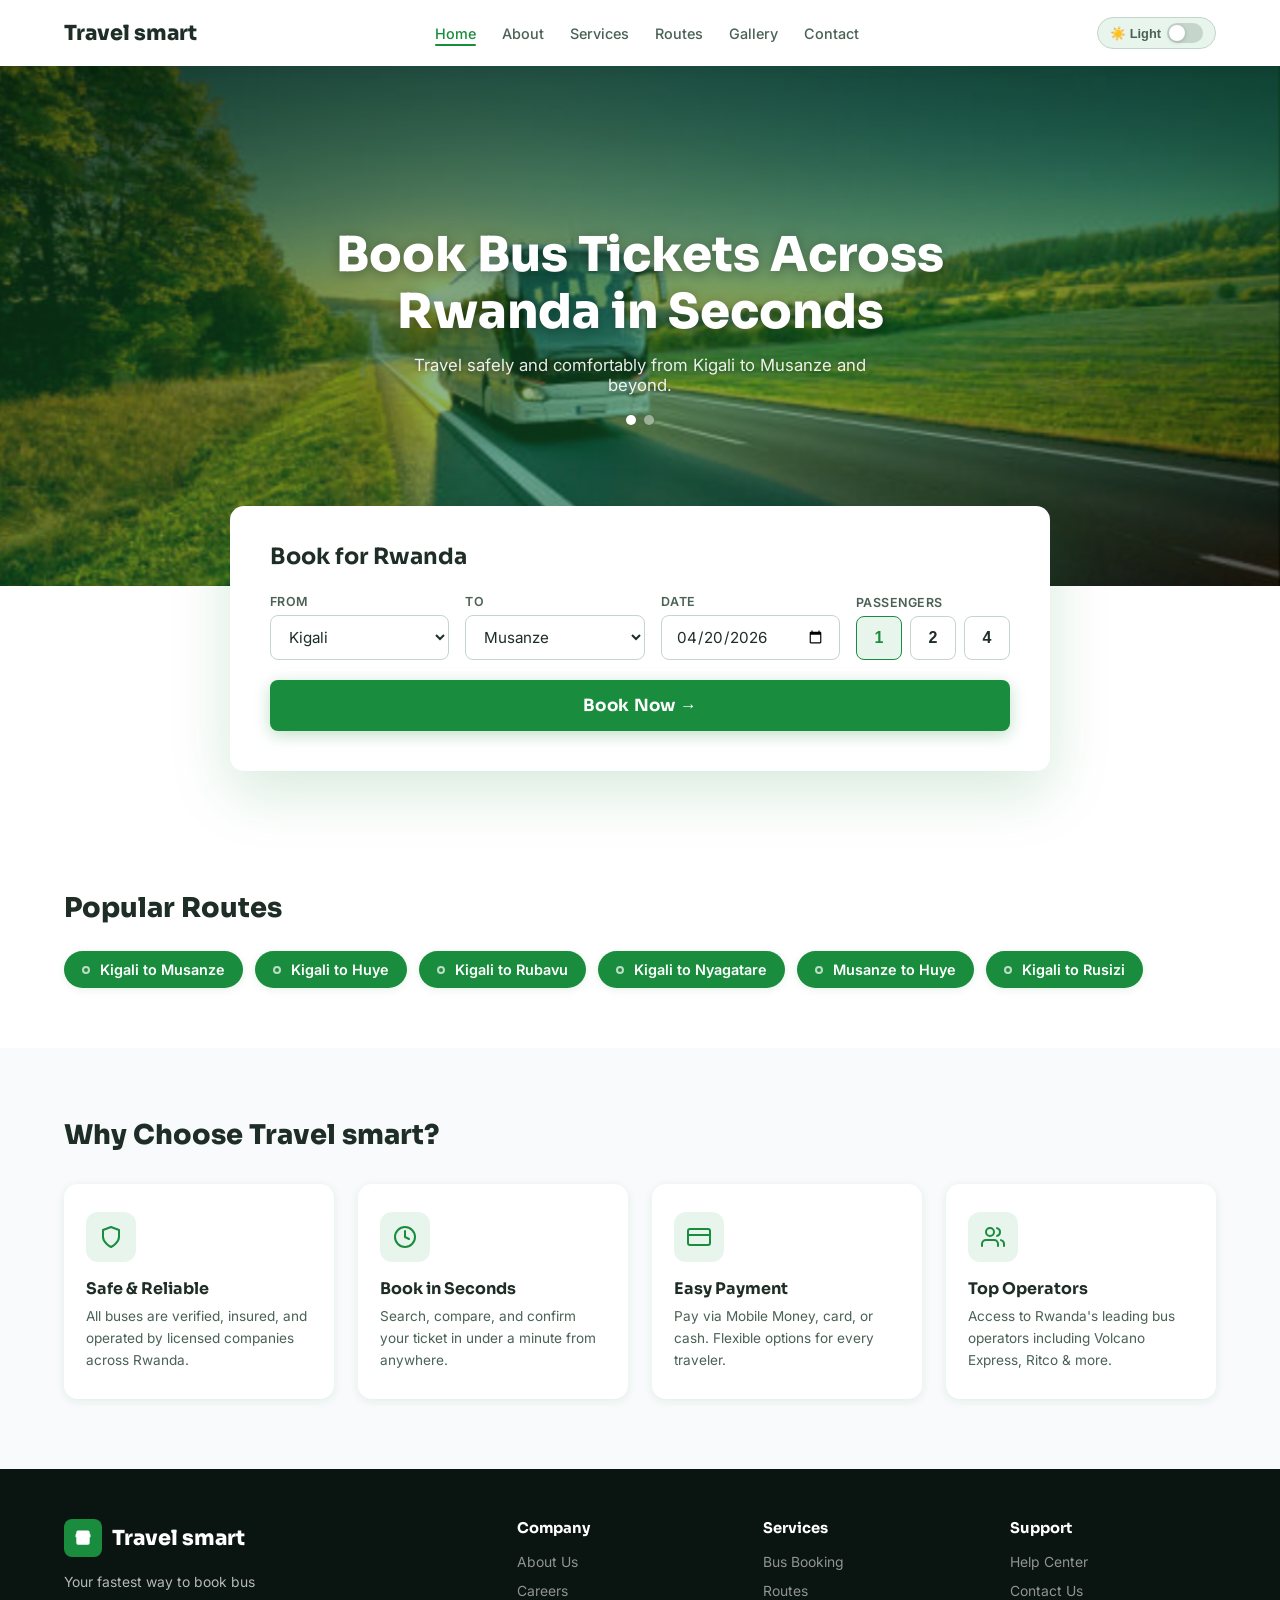
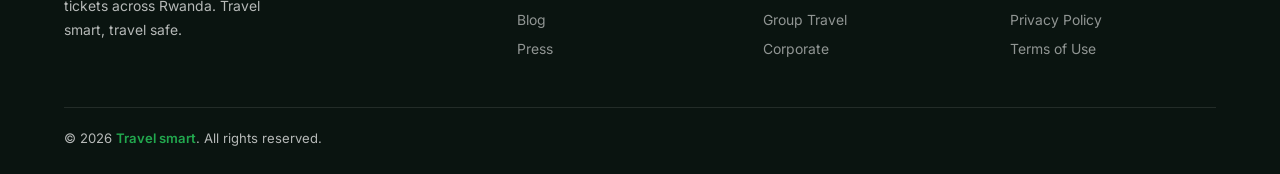
<file: index (2).html>
<!DOCTYPE html>
<html lang="en" data-theme="light">
<head>
  <meta charset="UTF-8" />
  <meta name="viewport" content="width=device-width, initial-scale=1.0"/>
  <title> Travel smart – Book Bus Tickets Across Rwanda</title>
  <link href="https://fonts.googleapis.com/css2?family=Sora:wght@400;600;700;800&family=Inter:wght@400;500;600&display=swap" rel="stylesheet"/>
  <style>
    :root {
      --green: #1a8c3e;
      --green-dark: #136b2f;
      --green-accent: #22a84e;
      --radius: 14px;
      --radius-sm: 8px;
      --shadow-sm: 0 2px 8px rgba(26,140,62,0.10);
      --shadow-md: 0 8px 32px rgba(26,140,62,0.15);
      --shadow-lg: 0 20px 60px rgba(26,140,62,0.18);
    }
    [data-theme="light"] {
      --bg: #ffffff; --bg-secondary: #f8fafb; --bg-card: #ffffff;
      --text: #1e2e26; --text-muted: #4a6155; --border: #c5d5cb;
      --nav-bg: #ffffff; --nav-shadow: 0 2px 12px rgba(0,0,0,0.07);
      --input-bg: #ffffff; --green-light: #e8f5ed;
    }
    [data-theme="dark"] {
      --bg: #0f1a13; --bg-secondary: #162019; --bg-card: #1a2b1f;
      --text: #e8f5ed; --text-muted: #8ab89a; --border: #2e4a38;
      --nav-bg: #111d15; --nav-shadow: 0 2px 12px rgba(0,0,0,0.4);
      --input-bg: #1e2f23; --green-light: #1a2e22;
    }
    * { box-sizing: border-box; margin: 0; padding: 0; }
    body { font-family: 'Inter', sans-serif; color: var(--text); background: var(--bg); overflow-x: hidden; transition: background 0.3s, color 0.3s; }

  
    nav {
      position: fixed; top: 0; left: 0; right: 0; z-index: 100;
      background: var(--nav-bg); display: flex; align-items: center;
      justify-content: space-between; padding: 0 5%; height: 66px;
      box-shadow: var(--nav-shadow); transition: background 0.3s;
    }
    .nav-logo {
      display: flex; align-items: center; gap: 10px;
      font-family: 'Sora', sans-serif; font-weight: 800; font-size: 1.3rem;
      color: var(--text); text-decoration: none;
    }
    .nav-logo-icon {
      width: 38px; height: 38px; background: var(--green);
      border-radius: var(--radius-sm); display: flex; align-items: center; justify-content: center;
    }
    .nav-logo-icon svg { width: 22px; height: 22px; fill: white; }
    .nav-links { display: flex; align-items: center; gap: 26px; list-style: none; }
    .nav-links a {
      text-decoration: none; font-size: 0.9rem; font-weight: 500;
      color: var(--text-muted); transition: color 0.2s; position: relative;
    }
    .nav-links a.active, .nav-links a:hover { color: var(--green); }
    .nav-links a.active::after {
      content: ''; position: absolute; bottom: -4px; left: 0; right: 0;
      height: 2px; background: var(--green); border-radius: 2px;
    }
    .nav-right { display: flex; align-items: center; gap: 14px; }

   
    .theme-toggle {
      display: flex; align-items: center; gap: 6px;
      background: var(--green-light); border: 1.5px solid var(--border);
      border-radius: 100px; padding: 5px 12px;
      cursor: pointer; transition: background 0.3s;
      font-size: 0.8rem; font-weight: 600; color: var(--text-muted);
    }
    .theme-toggle:hover { border-color: var(--green); }
    .toggle-track {
      width: 36px; height: 20px; background: var(--border);
      border-radius: 100px; position: relative; transition: background 0.3s;
    }
    [data-theme="dark"] .toggle-track { background: var(--green); }
    .toggle-thumb {
      position: absolute; top: 2px; left: 2px;
      width: 16px; height: 16px; border-radius: 50%;
      background: white; transition: transform 0.3s;
      box-shadow: 0 1px 4px rgba(0,0,0,0.2);
    }
    [data-theme="dark"] .toggle-thumb { transform: translateX(16px); }

    .nav-cta {
      background: var(--green); color: white; padding: 9px 20px;
      border-radius: var(--radius-sm); font-weight: 600; font-size: 0.9rem;
      text-decoration: none; transition: background 0.2s, transform 0.15s; white-space: nowrap;
    }
    .nav-cta:hover { background: var(--green-dark); transform: translateY(-1px); }

   
    .page { display: none; }
    .page.active { display: block; }

  
    .hero {
      margin-top: 66px; position: relative; height: 520px; overflow: hidden;
      display: flex; align-items: center; justify-content: center;
    }
    .hero-bg {
      position: absolute; inset: 0;
      background: linear-gradient(160deg, rgba(10,50,20,0.65) 0%, rgba(26,140,62,0.38) 60%, rgba(0,0,0,0.6) 100%),
        url('t.png') center/cover no-repeat;
      animation: heroZoom 12s ease-in-out infinite alternate;
      transition: background-image 0.8s ease-in-out;
    }
    @keyframes heroZoom { from { transform: scale(1.03); } to { transform: scale(1.08); } }
    .hero-text {
      position: relative; z-index: 2; text-align: center; color: white; padding: 0 24px;
      animation: fadeUp 0.8s ease both;
    }
    @keyframes fadeUp { from { opacity: 0; transform: translateY(24px); } to { opacity: 1; transform: translateY(0); } }
    .hero-text h1 {
      font-family: 'Sora', sans-serif; font-size: clamp(1.9rem, 4.5vw, 3rem);
      font-weight: 800; line-height: 1.18; text-shadow: 0 2px 12px rgba(0,0,0,0.3); margin-bottom: 14px;
    }
    .hero-text p { font-size: 1.05rem; opacity: 0.9; max-width: 480px; margin: 0 auto 20px; text-shadow: 0 1px 4px rgba(0,0,0,0.3); }
    .hero-dots { display: flex; gap: 8px; justify-content: center; }
    .hero-dots span { width: 10px; height: 10px; border-radius: 50%; background: rgba(255,255,255,0.45); cursor: pointer; transition: background 0.2s; }
    .hero-dots span.active { background: white; }

   
    .booking-wrapper { position: relative; z-index: 10; display: flex; justify-content: center; margin-top: -80px; padding: 0 5% 60px; }
    .booking-card {
      background: var(--bg-card); border-radius: var(--radius); box-shadow: var(--shadow-lg);
      padding: 36px 40px 40px; width: 100%; max-width: 820px;
      animation: fadeUp 0.9s 0.1s ease both; transition: background 0.3s;
    }
    .booking-card h2 { font-family: 'Sora', sans-serif; font-size: 1.4rem; font-weight: 700; margin-bottom: 24px; color: var(--text); }
    .booking-fields { display: grid; grid-template-columns: 1fr 1fr 1fr auto; gap: 16px; align-items: end; }
    .field-group { display: flex; flex-direction: column; gap: 6px; }
    .field-group label { font-size: 0.78rem; font-weight: 600; color: var(--text-muted); text-transform: uppercase; letter-spacing: 0.04em; }
    .field-group select, .field-group input {
      border: 1.5px solid var(--border); border-radius: var(--radius-sm); padding: 11px 14px;
      font-size: 0.95rem; font-family: 'Inter', sans-serif; color: var(--text); background: var(--input-bg);
      outline: none; transition: border-color 0.2s, box-shadow 0.2s, background 0.3s; cursor: pointer;
    }
    .field-group select:focus, .field-group input:focus { border-color: var(--green); box-shadow: 0 0 0 3px rgba(26,140,62,0.12); }
    .passengers-group { display: flex; flex-direction: column; gap: 6px; }
    .passengers-group label { font-size: 0.78rem; font-weight: 600; color: var(--text-muted); text-transform: uppercase; letter-spacing: 0.04em; }
    .passengers-btns { display: flex; gap: 8px; }
    .pass-btn {
      width: 46px; height: 44px; border: 1.5px solid var(--border); border-radius: var(--radius-sm);
      background: var(--input-bg); font-size: 1rem; font-weight: 600; color: var(--text);
      cursor: pointer; transition: border-color 0.2s, background 0.2s, color 0.2s;
      display: flex; align-items: center; justify-content: center;
    }
    .pass-btn.active, .pass-btn:hover { border-color: var(--green); background: var(--green-light); color: var(--green); }
    .search-btn {
      margin-top: 20px; width: 100%; background: var(--green); color: white;
      border: none; border-radius: var(--radius-sm); padding: 15px;
      font-size: 1.05rem; font-weight: 700; font-family: 'Sora', sans-serif;
      cursor: pointer; letter-spacing: 0.02em;
      transition: background 0.2s, transform 0.15s, box-shadow 0.2s;
      box-shadow: 0 4px 16px rgba(26,140,62,0.28);
    }
    .search-btn:hover { background: var(--green-dark); transform: translateY(-2px); box-shadow: 0 8px 24px rgba(26,140,62,0.36); }

   
    .steps-bar {
      position: sticky; top: 66px; z-index: 50;
      display: flex; align-items: center; justify-content: center;
      background: var(--bg-secondary); border-bottom: 1px solid var(--border);
      padding: 0 5%; transition: background 0.3s;
    }
    .step { display: flex; align-items: center; gap: 8px; padding: 16px 18px; font-size: 0.82rem; font-weight: 600; color: var(--text-muted); border-bottom: 3px solid transparent; transition: color 0.2s, border-color 0.2s; }
    .step.active { color: var(--green); border-bottom-color: var(--green); }
    .step.done { color: var(--green-dark); }
    .step-num { width: 22px; height: 22px; border-radius: 50%; background: var(--border); color: var(--text-muted); display: flex; align-items: center; justify-content: center; font-size: 0.72rem; font-weight: 700; transition: background 0.2s, color 0.2s; }
    .step.active .step-num { background: var(--green); color: white; }
    .step.done .step-num { background: var(--green-dark); color: white; }
    .step-sep { width: 28px; height: 1px; background: var(--border); }

    
    .results-section { padding: 50px 5%; }
    .results-header { display: flex; align-items: flex-start; justify-content: space-between; margin-bottom: 28px; flex-wrap: wrap; gap: 12px; }
    .results-header h2 { font-family: 'Sora', sans-serif; font-size: 1.5rem; font-weight: 800; color: var(--text); }
    .results-header p { color: var(--text-muted); font-size: 0.88rem; margin-top: 4px; }
    .back-btn { background: none; border: 1.5px solid var(--border); color: var(--text); border-radius: var(--radius-sm); padding: 9px 18px; font-size: 0.88rem; font-weight: 600; cursor: pointer; transition: border-color 0.2s, color 0.2s; font-family: 'Inter', sans-serif; white-space: nowrap; }
    .back-btn:hover { border-color: var(--green); color: var(--green); }
    .bus-list { display: flex; flex-direction: column; gap: 16px; }
    .bus-card {
      background: var(--bg-card); border: 1.5px solid var(--border); border-radius: var(--radius);
      padding: 22px 26px; display: flex; align-items: center; gap: 20px; flex-wrap: wrap;
      transition: box-shadow 0.2s, border-color 0.2s, background 0.3s;
    }
    .bus-card:hover { box-shadow: var(--shadow-md); border-color: var(--green); }
    .bus-operator { flex: 0 0 150px; }
    .op-name { font-family: 'Sora', sans-serif; font-weight: 700; font-size: 0.97rem; color: var(--text); margin-bottom: 5px; }
    .op-type { font-size: 0.75rem; background: var(--green-light); color: var(--green); padding: 2px 10px; border-radius: 100px; display: inline-block; font-weight: 600; }
    .bus-times { flex: 1; display: flex; align-items: center; gap: 14px; justify-content: center; min-width: 200px; }
    .time-block { text-align: center; }
    .time-block .time { font-family: 'Sora', sans-serif; font-size: 1.35rem; font-weight: 700; color: var(--text); }
    .time-block .city { font-size: 0.78rem; color: var(--text-muted); margin-top: 2px; }
    .duration-line { flex: 1; display: flex; flex-direction: column; align-items: center; gap: 4px; }
    .duration-line .dur { font-size: 0.75rem; color: var(--text-muted); }
    .duration-line .line { width: 100%; height: 2px; background: var(--border); position: relative; }
    .duration-line .line::after { content: ''; position: absolute; right: -1px; top: -4px; border: 5px solid transparent; border-left-color: var(--green); }
    .bus-seats { text-align: center; flex: 0 0 70px; }
    .seats-num { font-family: 'Sora', sans-serif; font-size: 1.1rem; font-weight: 700; color: var(--green); }
    .seats-label { font-size: 0.72rem; color: var(--text-muted); margin-top: 2px; }
    .bus-price { flex: 0 0 130px; text-align: right; }
    .bus-price .price { font-family: 'Sora', sans-serif; font-size: 1.45rem; font-weight: 800; color: var(--text); }
    .bus-price .price-sub { font-size: 0.75rem; color: var(--text-muted); }
    .select-bus-btn { background: var(--green); color: white; border: none; border-radius: var(--radius-sm); padding: 9px 20px; font-size: 0.9rem; font-weight: 700; font-family: 'Sora', sans-serif; cursor: pointer; transition: background 0.2s, transform 0.15s; margin-top: 8px; width: 100%; }
    .select-bus-btn:hover { background: var(--green-dark); transform: translateY(-1px); }

    
    .seat-section { padding: 40px 5%; }
    .seat-layout-wrapper { display: grid; grid-template-columns: 1fr 300px; gap: 28px; align-items: start; margin-top: 24px; }
    .seat-map-card { background: var(--bg-card); border: 1.5px solid var(--border); border-radius: var(--radius); padding: 28px; transition: background 0.3s; }
    .seat-map-card h3 { font-family: 'Sora', sans-serif; font-size: 1.05rem; font-weight: 700; color: var(--text); margin-bottom: 18px; }
    .seat-legend { display: flex; gap: 18px; margin-bottom: 22px; flex-wrap: wrap; }
    .legend-item { display: flex; align-items: center; gap: 7px; font-size: 0.8rem; color: var(--text-muted); }
    .legend-box { width: 18px; height: 18px; border-radius: 4px; }
    .legend-box.available { background: var(--green-light); border: 1.5px solid var(--green); }
    .legend-box.selected { background: var(--green); }
    .legend-box.booked { background: var(--border); }
    .bus-outline { border: 2px solid var(--border); border-radius: 18px 18px 12px 12px; padding: 18px 14px; }
    .bus-front { text-align: center; margin-bottom: 16px; font-size: 0.78rem; font-weight: 600; color: var(--text-muted); border-bottom: 1.5px dashed var(--border); padding-bottom: 12px; }
    .bus-front span { display: inline-block; padding: 4px 14px; border: 1.5px solid var(--border); border-radius: 100px; }
    .seat-rows { display: flex; flex-direction: column; gap: 8px; }
    .seat-row { display: grid; grid-template-columns: 22px 1fr 1fr 24px 1fr 1fr; gap: 6px; align-items: center; }
    .row-num { font-size: 0.68rem; color: var(--text-muted); text-align: center; }
    .seat {
      width: 38px; height: 34px; border-radius: 7px 7px 4px 4px;
      border: 1.5px solid var(--green); background: var(--green-light);
      cursor: pointer; display: flex; align-items: center; justify-content: center;
      font-size: 0.68rem; font-weight: 700; color: var(--green);
      transition: background 0.15s, transform 0.1s;
    }
    .seat:hover { transform: scale(1.1); }
    .seat.selected { background: var(--green); color: white; border-color: var(--green-dark); }
    .seat.booked { background: var(--border); border-color: var(--border); color: var(--text-muted); cursor: not-allowed; }
    .seat.booked:hover { transform: none; }

    
    .summary-card { background: var(--bg-card); border: 1.5px solid var(--border); border-radius: var(--radius); padding: 24px; position: sticky; top: 120px; transition: background 0.3s; }
    .summary-card h3 { font-family: 'Sora', sans-serif; font-size: 1rem; font-weight: 700; color: var(--text); margin-bottom: 18px; padding-bottom: 12px; border-bottom: 1.5px solid var(--border); }
    .summary-row { display: flex; justify-content: space-between; align-items: center; margin-bottom: 10px; font-size: 0.85rem; }
    .summary-row .label { color: var(--text-muted); }
    .summary-row .value { font-weight: 600; color: var(--text); }
    .summary-row .value.green { color: var(--green); }
    .summary-divider { height: 1px; background: var(--border); margin: 14px 0; }
    .summary-total { display: flex; justify-content: space-between; align-items: center; margin-bottom: 18px; }
    .total-label { font-family: 'Sora', sans-serif; font-size: 0.95rem; font-weight: 700; color: var(--text); }
    .total-price { font-family: 'Sora', sans-serif; font-size: 1.4rem; font-weight: 800; color: var(--green); }
    .proceed-btn { width: 100%; background: var(--green); color: white; border: none; border-radius: var(--radius-sm); padding: 13px; font-size: 0.97rem; font-weight: 700; font-family: 'Sora', sans-serif; cursor: pointer; transition: background 0.2s, transform 0.15s; box-shadow: 0 4px 16px rgba(26,140,62,0.28); }
    .proceed-btn:hover { background: var(--green-dark); transform: translateY(-1px); }
    .proceed-btn:disabled { background: var(--border); color: var(--text-muted); cursor: not-allowed; box-shadow: none; transform: none; }

    
    .details-section { padding: 40px 5%; }
    .details-grid { display: grid; grid-template-columns: 1fr 300px; gap: 28px; align-items: start; margin-top: 24px; }
    .details-form { background: var(--bg-card); border: 1.5px solid var(--border); border-radius: var(--radius); padding: 28px; margin-bottom: 18px; transition: background 0.3s; }
    .details-form h3 { font-family: 'Sora', sans-serif; font-size: 1.05rem; font-weight: 700; color: var(--text); margin-bottom: 20px; }
    .passenger-block { border: 1.5px solid var(--border); border-radius: var(--radius-sm); padding: 18px; margin-bottom: 16px; }
    .passenger-block h4 { font-family: 'Sora', sans-serif; font-size: 0.9rem; font-weight: 700; color: var(--green); margin-bottom: 14px; display: flex; align-items: center; gap: 8px; }
    .pass-num { width: 22px; height: 22px; background: var(--green); color: white; border-radius: 50%; display: flex; align-items: center; justify-content: center; font-size: 0.72rem; font-weight: 700; flex-shrink: 0; }
    .form-row { display: grid; grid-template-columns: 1fr 1fr; gap: 14px; margin-bottom: 14px; }
    .form-group { display: flex; flex-direction: column; gap: 6px; }
    .form-group label { font-size: 0.78rem; font-weight: 600; color: var(--text-muted); text-transform: uppercase; letter-spacing: 0.04em; }
    .form-group input, .form-group select { border: 1.5px solid var(--border); border-radius: var(--radius-sm); padding: 11px 14px; font-size: 0.93rem; font-family: 'Inter', sans-serif; color: var(--text); background: var(--input-bg); outline: none; transition: border-color 0.2s, box-shadow 0.2s, background 0.3s; }
    .form-group input:focus, .form-group select:focus { border-color: var(--green); box-shadow: 0 0 0 3px rgba(26,140,62,0.12); }

    
    .payment-section { padding: 40px 5%; }
    .payment-grid { display: grid; grid-template-columns: 1fr 300px; gap: 28px; align-items: start; margin-top: 24px; }
    .payment-card { background: var(--bg-card); border: 1.5px solid var(--border); border-radius: var(--radius); padding: 28px; transition: background 0.3s; }
    .payment-card h3 { font-family: 'Sora', sans-serif; font-size: 1.05rem; font-weight: 700; color: var(--text); margin-bottom: 20px; }
    .payment-methods { display: flex; gap: 10px; margin-bottom: 24px; flex-wrap: wrap; }
    .pay-method { flex: 1; min-width: 90px; border: 1.5px solid var(--border); border-radius: var(--radius-sm); padding: 14px 8px; text-align: center; cursor: pointer; transition: border-color 0.2s, background 0.2s; color: var(--text-muted); font-size: 0.82rem; font-weight: 600; }
    .pay-icon { font-size: 1.4rem; margin-bottom: 5px; }
    .pay-method.active, .pay-method:hover { border-color: var(--green); background: var(--green-light); color: var(--green); }
    .pay-fields { display: flex; flex-direction: column; gap: 14px; }

  
    .confirm-section { padding: 80px 5%; display: flex; flex-direction: column; align-items: center; text-align: center; }
    .confirm-icon { width: 88px; height: 88px; background: var(--green-light); border-radius: 50%; display: flex; align-items: center; justify-content: center; margin-bottom: 22px; animation: pop 0.5s ease; }
    @keyframes pop { 0% { transform: scale(0); opacity: 0; } 80% { transform: scale(1.1); } 100% { transform: scale(1); opacity: 1; } }
    .confirm-icon svg { width: 42px; height: 42px; stroke: var(--green); fill: none; stroke-width: 2.5; stroke-linecap: round; stroke-linejoin: round; }
    .confirm-section h2 { font-family: 'Sora', sans-serif; font-size: 1.8rem; font-weight: 800; color: var(--text); margin-bottom: 12px; }
    .confirm-section > p { color: var(--text-muted); max-width: 400px; line-height: 1.7; margin-bottom: 30px; }
    .ticket-card { background: var(--bg-card); border: 1.5px solid var(--border); border-radius: var(--radius); padding: 28px; width: 100%; max-width: 460px; box-shadow: var(--shadow-md); margin-bottom: 24px; text-align: left; transition: background 0.3s; }
    .ticket-header { display: flex; justify-content: space-between; align-items: flex-start; padding-bottom: 16px; border-bottom: 1.5px dashed var(--border); margin-bottom: 16px; }
    .ticket-id .td-label { font-size: 0.72rem; color: var(--text-muted); text-transform: uppercase; letter-spacing: 0.04em; }
    .ticket-id .ref { font-family: 'Sora', sans-serif; font-size: 1.1rem; font-weight: 800; color: var(--green); margin-top: 4px; }
    .ticket-route { font-family: 'Sora', sans-serif; font-size: 1.2rem; font-weight: 800; color: var(--text); text-align: right; }
    .ticket-details { display: grid; grid-template-columns: 1fr 1fr; gap: 14px; }
    .ticket-detail .td-label { font-size: 0.72rem; color: var(--text-muted); text-transform: uppercase; letter-spacing: 0.04em; margin-bottom: 3px; }
    .ticket-detail .td-value { font-weight: 600; color: var(--text); font-size: 0.9rem; }
    .home-btn { background: var(--green); color: white; border: none; border-radius: var(--radius-sm); padding: 14px 40px; font-size: 1rem; font-weight: 700; font-family: 'Sora', sans-serif; cursor: pointer; transition: background 0.2s; box-shadow: 0 4px 16px rgba(26,140,62,0.28); }
    .home-btn:hover { background: var(--green-dark); }

    
    .section { padding: 60px 5%; }
    .section-title { font-family: 'Sora', sans-serif; font-size: 1.7rem; font-weight: 800; margin-bottom: 26px; color: var(--text); }
    .routes-grid { display: flex; flex-wrap: wrap; gap: 12px; }
    .route-chip { display: flex; align-items: center; gap: 10px; background: var(--green); color: white; border-radius: 100px; padding: 10px 18px; font-size: 0.9rem; font-weight: 600; cursor: pointer; transition: background 0.2s, transform 0.15s; box-shadow: var(--shadow-sm); }
    .route-chip:hover { background: var(--green-dark); transform: translateY(-2px); }
    .route-chip .dot { width: 8px; height: 8px; border-radius: 50%; border: 2px solid rgba(255,255,255,0.7); flex-shrink: 0; }
    .why-section { background: var(--bg-secondary); padding: 70px 5%; transition: background 0.3s; }
    .features-grid { display: grid; grid-template-columns: repeat(auto-fit, minmax(200px, 1fr)); gap: 24px; margin-top: 32px; }
    .feature-card { background: var(--bg-card); border-radius: var(--radius); padding: 28px 22px; box-shadow: var(--shadow-sm); transition: box-shadow 0.2s, transform 0.2s, background 0.3s; }
    .feature-card:hover { box-shadow: var(--shadow-md); transform: translateY(-4px); }
    .feature-icon { width: 50px; height: 50px; background: var(--green-light); border-radius: 12px; display: flex; align-items: center; justify-content: center; margin-bottom: 16px; }
    .feature-icon svg { width: 24px; height: 24px; stroke: var(--green); fill: none; stroke-width: 2; stroke-linecap: round; stroke-linejoin: round; }
    .feature-card h3 { font-family: 'Sora', sans-serif; font-size: 1rem; font-weight: 700; margin-bottom: 7px; color: var(--text); }
    .feature-card p { font-size: 0.85rem; color: var(--text-muted); line-height: 1.6; }

   
    footer { background: #0a1410; color: rgba(255,255,255,0.7); padding: 50px 5% 28px; }
    .footer-grid { display: grid; grid-template-columns: 2fr 1fr 1fr 1fr; gap: 40px; margin-bottom: 40px; }
    .footer-brand .nav-logo { color: white; margin-bottom: 14px; display: inline-flex; }
    .footer-brand p { font-size: 0.87rem; line-height: 1.7; max-width: 230px; }
    .footer-col h4 { font-family: 'Sora', sans-serif; font-size: 0.92rem; font-weight: 700; color: white; margin-bottom: 14px; }
    .footer-col ul { list-style: none; }
    .footer-col ul li { margin-bottom: 9px; }
    .footer-col ul li a { color: rgba(255,255,255,0.55); text-decoration: none; font-size: 0.87rem; transition: color 0.2s; }
    .footer-col ul li a:hover { color: var(--green-accent); }
    .footer-bottom { border-top: 1px solid rgba(255,255,255,0.1); padding-top: 22px; display: flex; align-items: center; justify-content: space-between; font-size: 0.82rem; }
    .footer-bottom span { color: var(--green-accent); font-weight: 600; }

    @media (max-width: 900px) { .seat-layout-wrapper, .details-grid, .payment-grid { grid-template-columns: 1fr; } .summary-card { position: static; } }
    @media (max-width: 750px) { .booking-fields { grid-template-columns: 1fr 1fr; } .footer-grid { grid-template-columns: 1fr 1fr; } .bus-card { flex-direction: column; } }
    @media (max-width: 560px) { .booking-fields { grid-template-columns: 1fr; } .booking-card { padding: 22px 16px 26px; } .footer-grid { grid-template-columns: 1fr; } .nav-links { display: none; } .step { padding: 12px 8px; font-size: 0.7rem; } .step-sep { width: 10px; } }
  </style>
</head>
<body>


<nav>
  <a class="nav-logo" href="#" onclick="return showHome()">
   
    Travel smart
  </a>
  <ul class="nav-links">
    <li><a href="index.html" class="active" onclick="return showHome()">Home</a></li>
    <li><a href="about.html">About</a></li>
    <li><a href="services.html">Services</a></li>
    <li><a href="Routes.html">Routes</a></li>
    <li><a href="Gallery.html">Gallery</a></li>
    <li><a href="Contact.html">Contact</a></li>
  </ul>
  <div class="nav-right">
    <button class="theme-toggle" onclick="toggleTheme()" title="Toggle dark/light mode">
      <span id="theme-label">☀️ Light</span>
      <div class="toggle-track"><div class="toggle-thumb"></div></div>
    </button>
  </div>
</nav>


<div id="page-home" class="page active">
  <section class="hero">
    <div class="hero-bg"></div>
    <div class="hero-text">
      <h1>Book Bus Tickets Across<br>Rwanda in Seconds</h1>
      <p>Travel safely and comfortably from Kigali to Musanze and beyond.</p>
      <div class="hero-dots"><span class="active"></span><span></span></div>
    </div>
  </section>

  <div class="booking-wrapper">
    <div class="booking-card" id="booking-card">
      <h2>Book for Rwanda</h2>
      <div class="booking-fields">
        <div class="field-group">
          <label>From</label>
          <select id="from-city">
            <option>Kigali</option><option>Musanze</option><option>Huye</option><option>Rubavu</option><option>Nyagatare</option>
          </select>
        </div>
        <div class="field-group">
          <label>To</label>
          <select id="to-city">
            <option>Musanze</option><option>Kigali</option><option>Huye</option><option>Rubavu</option><option>Nyagatare</option>
          </select>
        </div>
        <div class="field-group">
          <label>Date</label>
          <input type="date" id="travel-date" value="2026-04-20"/>
        </div>
        <div class="passengers-group">
          <label>Passengers</label>
          <div class="passengers-btns">
            <button class="pass-btn active" onclick="selectPass(this,1)">1</button>
            <button class="pass-btn" onclick="selectPass(this,2)">2</button>
            <button class="pass-btn" onclick="selectPass(this,4)">4</button>
          </div>
        </div>
      </div>
      <button class="search-btn" onclick="searchBuses()">Book Now →</button>
    </div>
  </div>

  <section class="section">
    <div class="section-title">Popular Routes</div>
    <div class="routes-grid">
      <div class="route-chip" onclick="quickRoute('Kigali','Musanze')"><span class="dot"></span>Kigali to Musanze</div>
      <div class="route-chip" onclick="quickRoute('Kigali','Huye')"><span class="dot"></span>Kigali to Huye</div>
      <div class="route-chip" onclick="quickRoute('Kigali','Rubavu')"><span class="dot"></span>Kigali to Rubavu</div>
      <div class="route-chip" onclick="quickRoute('Kigali','Nyagatare')"><span class="dot"></span>Kigali to Nyagatare</div>
      <div class="route-chip" onclick="quickRoute('Musanze','Huye')"><span class="dot"></span>Musanze to Huye</div>
      <div class="route-chip" onclick="quickRoute('Kigali','Rusizi')"><span class="dot"></span>Kigali to Rusizi</div>
    </div>
  </section>

  <section class="why-section">
    <div class="section-title">Why Choose Travel smart?</div>
    <div class="features-grid">
      <div class="feature-card"><div class="feature-icon"><svg viewBox="0 0 24 24"><path d="M12 22s8-4 8-10V5l-8-3-8 3v7c0 6 8 10 8 10z"/></svg></div><h3>Safe & Reliable</h3><p>All buses are verified, insured, and operated by licensed companies across Rwanda.</p></div>
      <div class="feature-card"><div class="feature-icon"><svg viewBox="0 0 24 24"><circle cx="12" cy="12" r="10"/><polyline points="12 6 12 12 16 14"/></svg></div><h3>Book in Seconds</h3><p>Search, compare, and confirm your ticket in under a minute from anywhere.</p></div>
      <div class="feature-card"><div class="feature-icon"><svg viewBox="0 0 24 24"><rect x="1" y="4" width="22" height="16" rx="2"/><line x1="1" y1="10" x2="23" y2="10"/></svg></div><h3>Easy Payment</h3><p>Pay via Mobile Money, card, or cash. Flexible options for every traveler.</p></div>
      <div class="feature-card"><div class="feature-icon"><svg viewBox="0 0 24 24"><path d="M17 21v-2a4 4 0 00-4-4H5a4 4 0 00-4 4v2"/><circle cx="9" cy="7" r="4"/><path d="M23 21v-2a4 4 0 00-3-3.87"/><path d="M16 3.13a4 4 0 010 7.75"/></svg></div><h3>Top Operators</h3><p>Access to Rwanda's leading bus operators including Volcano Express, Ritco & more.</p></div>
    </div>
  </section>

  <footer>
    <div class="footer-grid">
      <div class="footer-brand">
        <a class="nav-logo" href="#"><div class="nav-logo-icon"><svg viewBox="0 0 24 24" style="width:20px;height:20px;fill:white;"><path d="M3 11h18M5 17h14M6 3h12a2 2 0 012 2v13a2 2 0 01-2 2H6a2 2 0 01-2-2V5a2 2 0 012-2zM9 17v2m6-2v2M3 11V8l3-5h12l3 5v3"/></svg></div>Travel smart</a>
        <p>Your fastest way to book bus tickets across Rwanda. Travel smart, travel safe.</p>
      </div>
      <div class="footer-col"><h4>Company</h4><ul><li><a href="#">About Us</a></li><li><a href="#">Careers</a></li><li><a href="#">Blog</a></li><li><a href="#">Press</a></li></ul></div>
      <div class="footer-col"><h4>Services</h4><ul><li><a href="#">Bus Booking</a></li><li><a href="#">Routes</a></li><li><a href="#">Group Travel</a></li><li><a href="#">Corporate</a></li></ul></div>
      <div class="footer-col"><h4>Support</h4><ul><li><a href="#">Help Center</a></li><li><a href="#">Contact Us</a></li><li><a href="#">Privacy Policy</a></li><li><a href="#">Terms of Use</a></li></ul></div>
    </div>
    <div class="footer-bottom">
      <p>© 2026 <span>Travel smart</span>. All rights reserved.</p>
    </div>
  </footer>
</div>


<div id="page-results" class="page">
  <div class="steps-bar">
    <div class="step active"><div class="step-num">1</div>Choose Bus</div><div class="step-sep"></div>
    <div class="step"><div class="step-num">2</div>Select Seats</div><div class="step-sep"></div>
    <div class="step"><div class="step-num">3</div>Passenger Info</div><div class="step-sep"></div>
    <div class="step"><div class="step-num">4</div>Payment</div>
  </div>
  <div class="results-section">
    <div class="results-header">
      <div><h2 id="results-title">Kigali → Musanze</h2><p id="results-sub"></p></div>
      <button class="back-btn" onclick="showHome()">← Modify Search</button>
    </div>
    <div class="bus-list" id="bus-list"></div>
  </div>
</div>


<div id="page-seats" class="page">
  <div class="steps-bar">
    <div class="step done"><div class="step-num">✓</div>Choose Bus</div><div class="step-sep"></div>
    <div class="step active"><div class="step-num">2</div>Select Seats</div><div class="step-sep"></div>
    <div class="step"><div class="step-num">3</div>Passenger Info</div><div class="step-sep"></div>
    <div class="step"><div class="step-num">4</div>Payment</div>
  </div>
  <div class="seat-section">
    <div class="results-header">
      <div><h2 id="seat-bus-name">Volcano Express</h2><p id="seat-bus-sub"></p></div>
      <button class="back-btn" onclick="showPage('results')">← Back</button>
    </div>
    <div class="seat-layout-wrapper">
      <div class="seat-map-card">
        <h3>Bus Seat Map</h3>
        <div class="seat-legend">
          <div class="legend-item"><div class="legend-box available"></div> Available</div>
          <div class="legend-item"><div class="legend-box selected"></div> Selected</div>
          <div class="legend-item"><div class="legend-box booked"></div> Booked</div>
        </div>
        <div class="bus-outline">
          <div class="bus-front"><span> Driver</span></div>
          <div class="seat-rows" id="seat-map"></div>
        </div>
      </div>
      <div class="summary-card">
        <h3>Booking Summary</h3>
        <div class="summary-row"><span class="label">Route</span><span class="value" id="sum-route">—</span></div>
        <div class="summary-row"><span class="label">Date</span><span class="value" id="sum-date">—</span></div>
        <div class="summary-row"><span class="label">Operator</span><span class="value" id="sum-operator">—</span></div>
        <div class="summary-row"><span class="label">Departure</span><span class="value" id="sum-time">—</span></div>
        <div class="summary-row"><span class="label">Passengers</span><span class="value" id="sum-pax">—</span></div>
        <div class="summary-divider"></div>
        <div class="summary-row"><span class="label">Selected Seats</span><span class="value green" id="sum-seats">None</span></div>
        <div class="summary-row"><span class="label">Price/seat</span><span class="value" id="sum-price-each">—</span></div>
        <div class="summary-divider"></div>
        <div class="summary-total"><span class="total-label">Total</span><span class="total-price" id="sum-total">0 RWF</span></div>
        <button class="proceed-btn" id="proceed-seats-btn" disabled onclick="showPassengerDetails()">Continue →</button>
      </div>
    </div>
  </div>
</div>


<div id="page-details" class="page">
  <div class="steps-bar">
    <div class="step done"><div class="step-num">✓</div>Choose Bus</div><div class="step-sep"></div>
    <div class="step done"><div class="step-num">✓</div>Select Seats</div><div class="step-sep"></div>
    <div class="step active"><div class="step-num">3</div>Passenger Info</div><div class="step-sep"></div>
    <div class="step"><div class="step-num">4</div>Payment</div>
  </div>
  <div class="details-section">
    <div class="results-header">
      <div><h2>Passenger Details</h2><p>Fill in details for each passenger</p></div>
      <button class="back-btn" onclick="showPage('seats')">← Back</button>
    </div>
    <div class="details-grid">
      <div>
        <div id="passenger-forms"></div>
        <div class="details-form">
          <h3>Contact Information</h3>
          <div class="form-row">
            <div class="form-group"><label>Phone (for ticket)</label><input type="tel" placeholder="078 000 0000" id="contact-phone"/></div>
            <div class="form-group"><label>Email (optional)</label><input type="email" placeholder="you@example.com" id="contact-email"/></div>
          </div>
        </div>
        <button class="search-btn" onclick="showPayment()">Continue to Payment →</button>
      </div>
      <div class="summary-card">
        <h3>Booking Summary</h3>
        <div class="summary-row"><span class="label">Route</span><span class="value" id="det-route">—</span></div>
        <div class="summary-row"><span class="label">Seats</span><span class="value green" id="det-seats">—</span></div>
        <div class="summary-divider"></div>
        <div class="summary-total"><span class="total-label">Total</span><span class="total-price" id="det-total">0 RWF</span></div>
      </div>
    </div>
  </div>
</div>


<div id="page-payment" class="page">
  <div class="steps-bar">
    <div class="step done"><div class="step-num">✓</div>Choose Bus</div><div class="step-sep"></div>
    <div class="step done"><div class="step-num">✓</div>Select Seats</div><div class="step-sep"></div>
    <div class="step done"><div class="step-num">✓</div>Passenger Info</div><div class="step-sep"></div>
    <div class="step active"><div class="step-num">4</div>Payment</div>
  </div>
  <div class="payment-section">
    <div class="results-header">
      <div><h2>Payment</h2><p>Choose your payment method</p></div>
      <button class="back-btn" onclick="showPage('details')">← Back</button>
    </div>
    <div class="payment-grid">
      <div class="payment-card">
        <h3>Payment Method</h3>
        <div class="payment-methods">
          <div class="pay-method active" onclick="selectPayMethod(this,'mobile')"><div class="pay-icon">📱</div>Mobile Money</div>
          <div class="pay-method" onclick="selectPayMethod(this,'card')"><div class="pay-icon">💳</div>Card</div>
          <div class="pay-method" onclick="selectPayMethod(this,'cash')"><div class="pay-icon">💵</div>Cash</div>
        </div>
        <div class="pay-fields" id="pay-fields-mobile">
          <div class="form-group"><label>Mobile Money Number</label><input type="tel" placeholder="078 000 0000"/></div>
          <div class="form-group"><label>Network</label><select><option>MTN Mobile Money</option><option>Airtel Money</option></select></div>
          <p style="font-size:0.82rem;color:var(--text-muted);line-height:1.6;padding:12px;background:var(--green-light);border-radius:var(--radius-sm);">You will receive a payment prompt on your phone. Enter your PIN to complete.</p>
        </div>
        <div class="pay-fields" id="pay-fields-card" style="display:none;">
          <div class="form-group"><label>Card Number</label><input type="text" placeholder="1234 5678 9012 3456"/></div>
          <div class="form-row">
            <div class="form-group"><label>Expiry</label><input type="text" placeholder="MM / YY"/></div>
            <div class="form-group"><label>CVV</label><input type="text" placeholder="123"/></div>
          </div>
          <div class="form-group"><label>Name on Card</label><input type="text" placeholder="Full name"/></div>
        </div>
        <div class="pay-fields" id="pay-fields-cash" style="display:none;">
          <p style="font-size:0.9rem;color:var(--text-muted);line-height:1.8;background:var(--green-light);padding:16px;border-radius:var(--radius-sm);">💡 Pay cash at any Gerayo Vuba agent or at the bus station. Show your booking reference to the ticket agent.</p>
        </div>
        <button class="search-btn" style="margin-top:22px;" onclick="confirmBooking()">Confirm & Pay →</button>
      </div>
      <div class="summary-card">
        <h3>Order Summary</h3>
        <div class="summary-row"><span class="label">Route</span><span class="value" id="pay-route">—</span></div>
        <div class="summary-row"><span class="label">Date</span><span class="value" id="pay-date">—</span></div>
        <div class="summary-row"><span class="label">Seats</span><span class="value green" id="pay-seats">—</span></div>
        <div class="summary-row"><span class="label">Passengers</span><span class="value" id="pay-pax">—</span></div>
        <div class="summary-divider"></div>
        <div class="summary-row"><span class="label">Subtotal</span><span class="value" id="pay-sub">—</span></div>
        <div class="summary-row"><span class="label">Service Fee</span><span class="value">500 RWF</span></div>
        <div class="summary-divider"></div>
        <div class="summary-total"><span class="total-label">Total</span><span class="total-price" id="pay-total">—</span></div>
      </div>
    </div>
  </div>
</div>


<div id="page-confirm" class="page">
  <div class="confirm-section">
    <div class="confirm-icon"><svg viewBox="0 0 24 24"><polyline points="20 6 9 17 4 12"/></svg></div>
    <h2>Booking Confirmed! </h2>
    <p>Your ticket has been booked successfully. A confirmation SMS will be sent to your phone. Safe travels!</p>
    <div class="ticket-card">
      <div class="ticket-header">
        <div class="ticket-id"><div class="td-label">Booking Reference</div><div class="ref" id="conf-ref">#GV-2026-XXXX</div></div>
        <div class="ticket-route" id="conf-route">Kigali → Musanze</div>
      </div>
      <div class="ticket-details">
        <div class="ticket-detail"><div class="td-label">Passenger(s)</div><div class="td-value" id="conf-pax">—</div></div>
        <div class="ticket-detail"><div class="td-label">Seat(s)</div><div class="td-value" id="conf-seats">—</div></div>
        <div class="ticket-detail"><div class="td-label">Date</div><div class="td-value" id="conf-date">—</div></div>
        <div class="ticket-detail"><div class="td-label">Departure</div><div class="td-value" id="conf-time">—</div></div>
        <div class="ticket-detail"><div class="td-label">Operator</div><div class="td-value" id="conf-operator">—</div></div>
        <div class="ticket-detail"><div class="td-label">Total Paid</div><div class="td-value" id="conf-total" style="color:var(--green);font-size:1.05rem;">—</div></div>
      </div>
    </div>
    <button class="home-btn" onclick="showHome()">← Back to Home</button>
  </div>
</div>

<script>
 
  const state = { from:'Kigali', to:'Musanze', date:'2026-04-20', passengers:1, selectedBus:null, selectedSeats:[], pricePerSeat:0 };

  const buses = [
    { id:1, name:'Volcano Express', type:'Executive', dep:'06:00', arr:'08:30', dur:'2h 30m', seats:14, price:5000 },
    { id:2, name:'Ritco Express',   type:'Standard',  dep:'07:30', arr:'10:30', dur:'3h 00m', seats:6,  price:3500 },
    { id:3, name:'Kigali Coach',    type:'VIP',       dep:'09:00', arr:'11:00', dur:'2h 00m', seats:22, price:7000 },
    { id:4, name:'Rwanda Express',  type:'Standard',  dep:'11:00', arr:'14:15', dur:'3h 15m', seats:3,  price:3000 },
    { id:5, name:'Horizon Bus',     type:'Executive', dep:'14:00', arr:'16:30', dur:'2h 30m', seats:18, price:5500 },
  ];
  const bookedSeats = { 1:[3,7,12,15,22], 2:[1,5,9,14,18,23,28], 3:[2,6,10,11,20], 4:[4,8,13,16,21,25,30,32], 5:[3,9,17,24] };

  
  function toggleTheme() {
    const html = document.documentElement;
    const isDark = html.getAttribute('data-theme') === 'dark';
    const newTheme = isDark ? 'light' : 'dark';
    html.setAttribute('data-theme', newTheme);
    localStorage.setItem('theme', newTheme);
    const label = document.getElementById('theme-label');
    if (label) label.textContent = newTheme === 'dark' ? '🌙 Dark' : '☀️ Light';
  }

  (function() {
    const savedTheme = localStorage.getItem('theme');
    if (savedTheme) {
      document.documentElement.setAttribute('data-theme', savedTheme);
      const label = document.getElementById('theme-label');
      if (label) label.textContent = savedTheme === 'dark' ? '🌙 Dark' : '☀️ Light';
    }
  })();

  
  function showHome() { showPage('home'); window.scrollTo({ top:0, behavior:'smooth' }); return false; }
  function scrollToBook() { showPage('home'); setTimeout(() => document.getElementById('booking-card').scrollIntoView({ behavior:'smooth' }), 100); return false; }
  function showPage(name) {
    document.querySelectorAll('.page').forEach(p => p.classList.remove('active'));
    document.getElementById('page-' + name).classList.add('active');
    window.scrollTo({ top:0, behavior:'smooth' });
  }

 
  function selectPass(btn, n) {
    document.querySelectorAll('.pass-btn').forEach(b => b.classList.remove('active'));
    btn.classList.add('active'); state.passengers = n;
  }

  
  function quickRoute(from, to) {
    document.getElementById('from-city').value = from;
    document.getElementById('to-city').value = to;
    state.from = from; state.to = to;
    searchBuses();
  }

 
  function searchBuses() {
    state.from = document.getElementById('from-city').value;
    state.to = document.getElementById('to-city').value;
    state.date = document.getElementById('travel-date').value;
    const active = document.querySelector('.pass-btn.active');
    state.passengers = active ? parseInt(active.textContent) : 1;

    document.getElementById('results-title').textContent = `${state.from} → ${state.to}`;
    const d = new Date(state.date);
    document.getElementById('results-sub').textContent =
      `${d.toLocaleDateString('en-GB',{weekday:'long',day:'numeric',month:'short',year:'numeric'})} · ${state.passengers} Passenger${state.passengers>1?'s':''}`;
    renderBusList();
    showPage('results');
  }

  function renderBusList() {
    document.getElementById('bus-list').innerHTML = buses.map(b => `
      <div class="bus-card">
        <div class="bus-operator"><div class="op-name">${b.name}</div><div class="op-type">${b.type}</div></div>
        <div class="bus-times">
          <div class="time-block"><div class="time">${b.dep}</div><div class="city">${state.from}</div></div>
          <div class="duration-line"><div class="dur">${b.dur}</div><div class="line"></div></div>
          <div class="time-block"><div class="time">${b.arr}</div><div class="city">${state.to}</div></div>
        </div>
        <div class="bus-seats"><div class="seats-num">${b.seats}</div><div class="seats-label">seats left</div></div>
        <div class="bus-price">
          <div class="price">${b.price.toLocaleString()}</div>
          <div class="price-sub">RWF / seat</div>
          <button class="select-bus-btn" onclick="selectBus(${b.id})">Select Seat →</button>
        </div>
      </div>`).join('');
  }

  
  function selectBus(id) {
    state.selectedBus = buses.find(b => b.id === id);
    state.selectedSeats = [];
    state.pricePerSeat = state.selectedBus.price;

    document.getElementById('seat-bus-name').textContent = state.selectedBus.name;
    document.getElementById('seat-bus-sub').textContent = `${state.from} → ${state.to} · Departs ${state.selectedBus.dep}`;
    document.getElementById('sum-route').textContent = `${state.from} → ${state.to}`;
    document.getElementById('sum-date').textContent = new Date(state.date).toLocaleDateString('en-GB',{day:'numeric',month:'short',year:'numeric'});
    document.getElementById('sum-operator').textContent = state.selectedBus.name;
    document.getElementById('sum-time').textContent = state.selectedBus.dep;
    document.getElementById('sum-pax').textContent = `${state.passengers} passenger${state.passengers>1?'s':''}`;
    document.getElementById('sum-price-each').textContent = `${state.pricePerSeat.toLocaleString()} RWF`;

    renderSeatMap(id);
    showPage('seats');
  }

  function renderSeatMap(busId) {
    const booked = bookedSeats[busId] || [];
    let html = '';
    for (let r = 1; r <= 8; r++) {
      const s = [(r-1)*4+1,(r-1)*4+2,(r-1)*4+3,(r-1)*4+4];
      html += `<div class="seat-row">
        <div class="row-num">${r}</div>
        ${s.slice(0,2).map(n=>`<div class="seat${booked.includes(n)?' booked':''}" data-seat="${n}" onclick="toggleSeat(this)">${n}</div>`).join('')}
        <div></div>
        ${s.slice(2).map(n=>`<div class="seat${booked.includes(n)?' booked':''}" data-seat="${n}" onclick="toggleSeat(this)">${n}</div>`).join('')}
      </div>`;
    }
    document.getElementById('seat-map').innerHTML = html;
    updateSeatSummary();
  }

  function toggleSeat(el) {
    if (el.classList.contains('booked')) return;
    const num = parseInt(el.dataset.seat);
    if (el.classList.contains('selected')) {
      el.classList.remove('selected');
      state.selectedSeats = state.selectedSeats.filter(s => s !== num);
    } else {
      if (state.selectedSeats.length >= state.passengers) {
        alert(`You can only select ${state.passengers} seat${state.passengers>1?'s':''}.`); return;
      }
      el.classList.add('selected');
      state.selectedSeats.push(num);
    }
    updateSeatSummary();
  }

  function updateSeatSummary() {
    const total = state.selectedSeats.length * state.pricePerSeat;
    document.getElementById('sum-seats').textContent = state.selectedSeats.length ? state.selectedSeats.join(', ') : 'None';
    document.getElementById('sum-total').textContent = `${total.toLocaleString()} RWF`;
    document.getElementById('proceed-seats-btn').disabled = state.selectedSeats.length !== state.passengers;
  }

 
  function showPassengerDetails() {
    document.getElementById('passenger-forms').innerHTML = Array.from({length: state.passengers}, (_,i) => `
      <div class="details-form">
        <h3>Passenger ${i+1} — Seat ${state.selectedSeats[i]}</h3>
        <div class="passenger-block">
          <h4><span class="pass-num">${i+1}</span>Personal Details</h4>
          <div class="form-row">
            <div class="form-group"><label>First Name</label><input type="text" placeholder="First name"/></div>
            <div class="form-group"><label>Last Name</label><input type="text" placeholder="Last name"/></div>
          </div>
          <div class="form-row">
            <div class="form-group"><label>ID / Passport</label><input type="text" placeholder="National ID or Passport No."/></div>
            <div class="form-group"><label>Gender</label><select><option>Male</option><option>Female</option></select></div>
          </div>
        </div>
      </div>`).join('');

    document.getElementById('det-route').textContent = `${state.from} → ${state.to}`;
    document.getElementById('det-seats').textContent = state.selectedSeats.join(', ');
    document.getElementById('det-total').textContent = `${(state.passengers * state.pricePerSeat).toLocaleString()} RWF`;
    showPage('details');
  }

 
  function showPayment() {
    const total = state.passengers * state.pricePerSeat;
    document.getElementById('pay-route').textContent = `${state.from} → ${state.to}`;
    document.getElementById('pay-date').textContent = new Date(state.date).toLocaleDateString('en-GB',{day:'numeric',month:'short',year:'numeric'});
    document.getElementById('pay-seats').textContent = state.selectedSeats.join(', ');
    document.getElementById('pay-pax').textContent = `${state.passengers} passenger${state.passengers>1?'s':''}`;
    document.getElementById('pay-sub').textContent = `${total.toLocaleString()} RWF`;
    document.getElementById('pay-total').textContent = `${(total+500).toLocaleString()} RWF`;
    showPage('payment');
  }

  function selectPayMethod(el, type) {
    document.querySelectorAll('.pay-method').forEach(m => m.classList.remove('active'));
    el.classList.add('active');
    ['mobile','card','cash'].forEach(t => document.getElementById('pay-fields-'+t).style.display = 'none');
    document.getElementById('pay-fields-'+type).style.display = 'flex';
  }

  
  function confirmBooking() {
    const ref = '#GV-' + new Date().getFullYear() + '-' + Math.floor(1000 + Math.random()*9000);
    const total = state.passengers * state.pricePerSeat + 500;
    document.getElementById('conf-ref').textContent = ref;
    document.getElementById('conf-route').textContent = `${state.from} → ${state.to}`;
    document.getElementById('conf-seats').textContent = state.selectedSeats.join(', ');
    document.getElementById('conf-pax').textContent = `${state.passengers} passenger${state.passengers>1?'s':''}`;
    document.getElementById('conf-date').textContent = new Date(state.date).toLocaleDateString('en-GB',{day:'numeric',month:'short',year:'numeric'});
    document.getElementById('conf-time').textContent = state.selectedBus.dep;
    document.getElementById('conf-operator').textContent = state.selectedBus.name;
    document.getElementById('conf-total').textContent = `${total.toLocaleString()} RWF`;
    showPage('confirm');
  }

  
  document.querySelectorAll('.hero-dots span').forEach(dot => {
    dot.addEventListener('click', () => {
      document.querySelectorAll('.hero-dots span').forEach(d => d.classList.remove('active'));
      dot.classList.add('active');
    });
  });

  
  (function() {
    const slideImages = [
      't.png',   
      'roads.jpg',   
      'road.jpg',   
      'roads3.png',    
      'roads2.png'     
    ];

    let currentIndex = 0;
    const heroBg = document.querySelector('.hero-bg');
    if (!heroBg) return;

    
    const bgStyle = window.getComputedStyle(heroBg);
    const bgImage = bgStyle.backgroundImage;
    let gradient = '';
    if (bgImage.includes('linear-gradient')) {
      const parts = bgImage.split(', url(');
      if (parts.length > 0) {
        gradient = parts[0];
      }
    }
    if (!gradient) {
      gradient = 'linear-gradient(160deg, rgba(10,50,20,0.65) 0%, rgba(26,140,62,0.38) 60%, rgba(0,0,0,0.6) 100%)';
    }

    function changeBackground() {
      currentIndex = (currentIndex + 1) % slideImages.length;
      heroBg.style.background = `${gradient}, url('${slideImages[currentIndex]}')`;
      heroBg.style.backgroundSize = 'cover';
      heroBg.style.backgroundPosition = 'center';
    }

    // Set initial background
    heroBg.style.background = `${gradient}, url('${slideImages[0]}')`;
    heroBg.style.backgroundSize = 'cover';
    heroBg.style.backgroundPosition = 'center';

    
    setInterval(changeBackground, 4000);
  })();
</script>
</body>
</html>
</file>
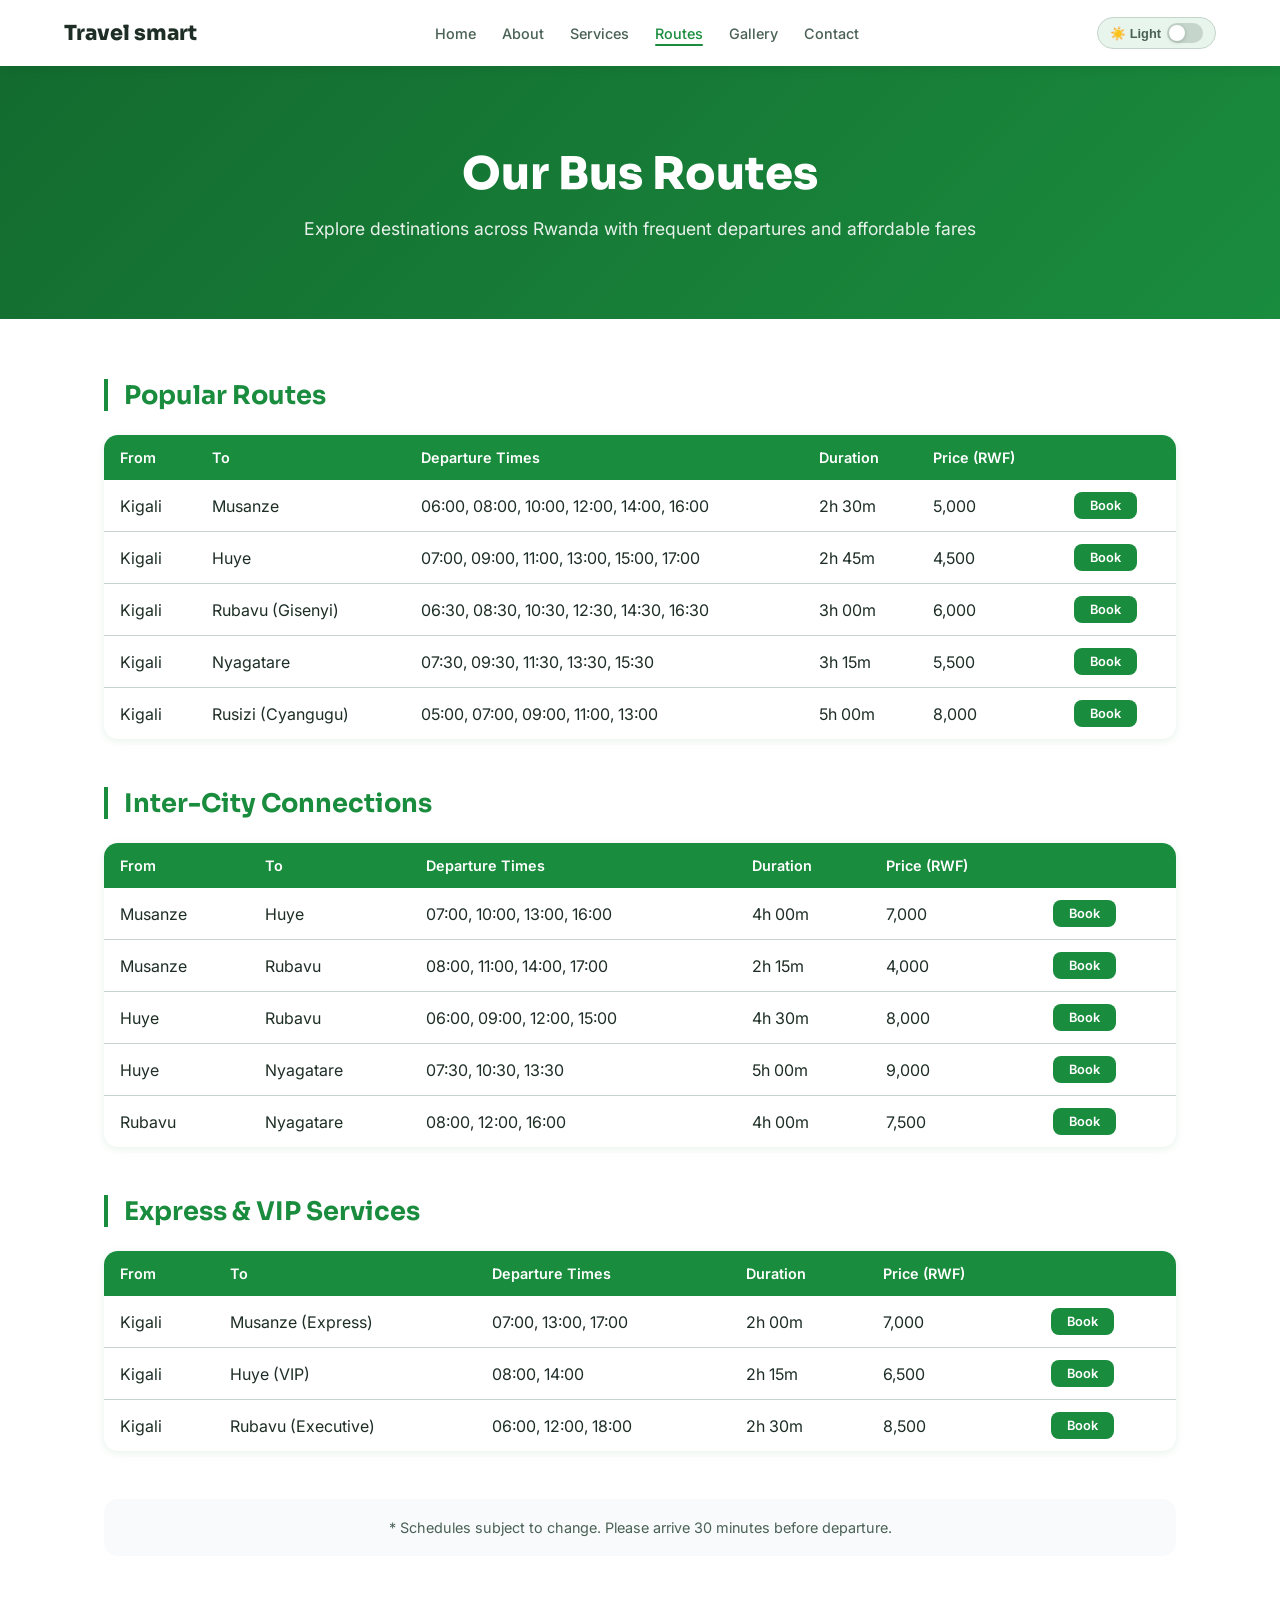
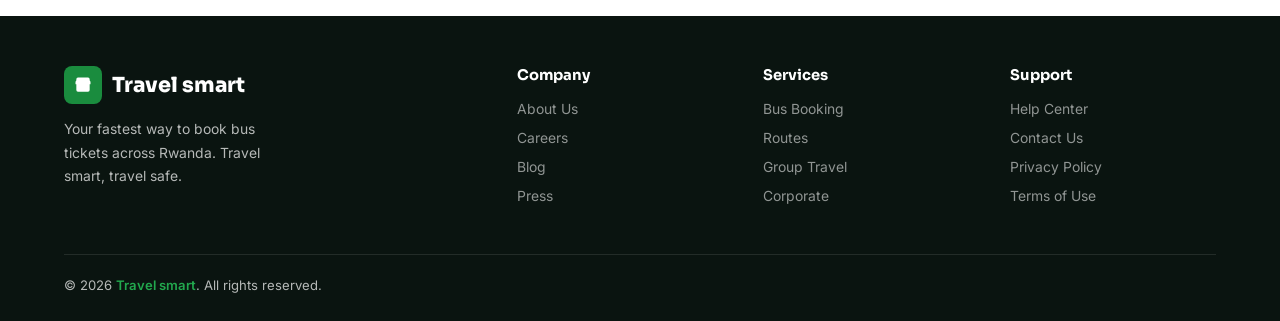
<file: Routes.html>
<!DOCTYPE html>
<html lang="en" data-theme="light">
<head>
  <meta charset="UTF-8" />
  <meta name="viewport" content="width=device-width, initial-scale=1.0, user-scalable=yes"/>
  <title>Bus Routes – Travel smart | Rwanda Bus Schedules</title>
  <link href="https://fonts.googleapis.com/css2?family=Sora:wght@400;600;700;800&family=Inter:wght@400;500;600&display=swap" rel="stylesheet"/>
  <style>
    :root {
      --green: #1a8c3e;
      --green-dark: #136b2f;
      --green-accent: #22a84e;
      --radius: 14px;
      --radius-sm: 8px;
      --shadow-sm: 0 2px 8px rgba(26,140,62,0.10);
      --shadow-md: 0 8px 32px rgba(26,140,62,0.15);
      --shadow-lg: 0 20px 60px rgba(26,140,62,0.18);
    }
    [data-theme="light"] {
      --bg: #ffffff; --bg-secondary: #f8fafb; --bg-card: #ffffff;
      --text: #1e2e26; --text-muted: #4a6155; --border: #c5d5cb;
      --nav-bg: #ffffff; --nav-shadow: 0 2px 12px rgba(0,0,0,0.07);
      --input-bg: #ffffff; --green-light: #e8f5ed;
    }
    [data-theme="dark"] {
      --bg: #0f1a13; --bg-secondary: #162019; --bg-card: #1a2b1f;
      --text: #e8f5ed; --text-muted: #8ab89a; --border: #2e4a38;
      --nav-bg: #111d15; --nav-shadow: 0 2px 12px rgba(0,0,0,0.4);
      --input-bg: #1e2f23; --green-light: #1a2e22;
    }
    * { box-sizing: border-box; margin: 0; padding: 0; }
    body { font-family: 'Inter', sans-serif; color: var(--text); background: var(--bg); overflow-x: hidden; transition: background 0.3s, color 0.3s; }

    /* NAVIGATION */
    nav {
      position: fixed; top: 0; left: 0; right: 0; z-index: 1000;
      background: var(--nav-bg); display: flex; align-items: center;
      justify-content: space-between; padding: 0 5%; height: 66px;
      box-shadow: var(--nav-shadow); transition: background 0.3s;
    }
    .nav-logo {
      display: flex; align-items: center; gap: 10px;
      font-family: 'Sora', sans-serif; font-weight: 800; font-size: 1.3rem;
      color: var(--text); text-decoration: none;
    }
    .nav-logo-icon {
      width: 38px; height: 38px; background: var(--green);
      border-radius: var(--radius-sm); display: flex; align-items: center; justify-content: center;
    }
    .nav-logo-icon svg { width: 22px; height: 22px; fill: white; }
    .nav-links {
      display: flex;
      align-items: center;
      gap: 26px;
      list-style: none;
    }
    .nav-links a {
      text-decoration: none; font-size: 0.9rem; font-weight: 500;
      color: var(--text-muted); transition: color 0.2s; position: relative;
    }
    .nav-links a.active, .nav-links a:hover { color: var(--green); }
    .nav-links a.active::after {
      content: ''; position: absolute; bottom: -4px; left: 0; right: 0;
      height: 2px; background: var(--green); border-radius: 2px;
    }
    .nav-right {
      display: flex;
      align-items: center;
      gap: 14px;
    }

    /* Hamburger button (hidden on desktop) */
    .hamburger {
      display: none;
      flex-direction: column;
      justify-content: space-between;
      width: 28px;
      height: 22px;
      cursor: pointer;
      z-index: 1001;
    }
    .hamburger span {
      width: 100%;
      height: 3px;
      background: var(--text);
      border-radius: 3px;
      transition: 0.2s;
    }

    /* Theme Toggle */
    .theme-toggle {
      display: flex; align-items: center; gap: 6px;
      background: var(--green-light); border: 1.5px solid var(--border);
      border-radius: 100px; padding: 5px 12px;
      cursor: pointer; transition: background 0.3s;
      font-size: 0.8rem; font-weight: 600; color: var(--text-muted);
    }
    .theme-toggle:hover { border-color: var(--green); }
    .toggle-track {
      width: 36px; height: 20px; background: var(--border);
      border-radius: 100px; position: relative; transition: background 0.3s;
    }
    [data-theme="dark"] .toggle-track { background: var(--green); }
    .toggle-thumb {
      position: absolute; top: 2px; left: 2px;
      width: 16px; height: 16px; border-radius: 50%;
      background: white; transition: transform 0.3s;
      box-shadow: 0 1px 4px rgba(0,0,0,0.2);
    }
    [data-theme="dark"] .toggle-thumb { transform: translateX(16px); }

    /* Mobile styles */
    @media (max-width: 768px) {
      .hamburger {
        display: flex;
      }
      .nav-links {
        position: fixed;
        top: 66px;
        left: -100%;
        width: 280px;
        height: calc(100vh - 66px);
        background: var(--nav-bg);
        flex-direction: column;
        align-items: flex-start;
        padding: 30px 25px;
        gap: 24px;
        transition: left 0.3s ease;
        box-shadow: 2px 0 12px rgba(0,0,0,0.1);
        z-index: 999;
      }
      .nav-links.active {
        left: 0;
      }
      .nav-links li {
        width: 100%;
      }
      .nav-links a {
        display: block;
        width: 100%;
        padding: 8px 0;
        font-size: 1.05rem;
      }
      .nav-links a.active::after {
        display: none;
      }
    }

    /* FOOTER */
    footer { background: #0a1410; color: rgba(255,255,255,0.7); padding: 50px 5% 28px; margin-top: 60px; }
    .footer-grid { display: grid; grid-template-columns: 2fr 1fr 1fr 1fr; gap: 40px; margin-bottom: 40px; }
    .footer-brand .nav-logo { color: white; margin-bottom: 14px; display: inline-flex; }
    .footer-brand p { font-size: 0.87rem; line-height: 1.7; max-width: 230px; }
    .footer-col h4 { font-family: 'Sora', sans-serif; font-size: 0.92rem; font-weight: 700; color: white; margin-bottom: 14px; }
    .footer-col ul { list-style: none; }
    .footer-col ul li { margin-bottom: 9px; }
    .footer-col ul li a { color: rgba(255,255,255,0.55); text-decoration: none; font-size: 0.87rem; transition: color 0.2s; }
    .footer-col ul li a:hover { color: var(--green-accent); }
    .footer-bottom { border-top: 1px solid rgba(255,255,255,0.1); padding-top: 22px; display: flex; align-items: center; justify-content: space-between; font-size: 0.82rem; }
    .footer-bottom span { color: var(--green-accent); font-weight: 600; }

    /* ROUTES PAGE SPECIFIC STYLES */
    .routes-hero {
      margin-top: 66px;
      background: linear-gradient(135deg, var(--green-dark) 0%, var(--green) 100%);
      padding: 80px 5%;
      text-align: center;
      color: white;
    }
    .routes-hero h1 {
      font-family: 'Sora', sans-serif;
      font-size: 2.8rem;
      font-weight: 800;
      margin-bottom: 16px;
    }
    .routes-hero p {
      max-width: 700px;
      margin: 0 auto;
      font-size: 1.1rem;
      opacity: 0.9;
    }
    .routes-container {
      max-width: 1200px;
      margin: 60px auto;
      padding: 0 5%;
    }
    .route-category {
      margin-bottom: 48px;
    }
    .route-category h2 {
      font-family: 'Sora', sans-serif;
      font-size: 1.6rem;
      color: var(--green);
      margin-bottom: 24px;
      border-left: 4px solid var(--green);
      padding-left: 16px;
    }
    .route-table {
      width: 100%;
      border-collapse: collapse;
      background: var(--bg-card);
      border-radius: var(--radius);
      overflow: hidden;
      box-shadow: var(--shadow-sm);
    }
    .route-table th {
      background: var(--green);
      color: white;
      padding: 14px 16px;
      text-align: left;
      font-weight: 600;
      font-size: 0.9rem;
    }
    .route-table td {
      padding: 12px 16px;
      border-bottom: 1px solid var(--border);
      color: var(--text);
    }
    .route-table tr:last-child td {
      border-bottom: none;
    }
    .route-table tr:hover {
      background: var(--green-light);
    }
    .badge {
      display: inline-block;
      background: var(--green-light);
      color: var(--green);
      padding: 4px 12px;
      border-radius: 20px;
      font-size: 0.75rem;
      font-weight: 600;
    }
    .book-link {
      background: var(--green);
      color: white;
      padding: 6px 16px;
      border-radius: var(--radius-sm);
      text-decoration: none;
      font-size: 0.8rem;
      font-weight: 600;
      transition: background 0.2s;
      display: inline-block;
    }
    .book-link:hover {
      background: var(--green-dark);
    }
    .note {
      text-align: center;
      margin-top: 40px;
      padding: 20px;
      background: var(--bg-secondary);
      border-radius: var(--radius);
      color: var(--text-muted);
      font-size: 0.9rem;
    }
    @media (max-width: 750px) {
      .footer-grid { grid-template-columns: 1fr 1fr; }
      .routes-hero h1 { font-size: 2rem; }
      .route-table th, .route-table td {
        padding: 8px 10px;
        font-size: 0.8rem;
      }
      .book-link { padding: 4px 10px; font-size: 0.7rem; }
    }
    @media (max-width: 560px) {
      .footer-grid { grid-template-columns: 1fr; }
      .route-table { font-size: 0.7rem; }
      .route-table th, .route-table td { padding: 6px 8px; }
    }
  </style>
</head>
<body>

<nav>
  <a class="nav-logo" href="index.html">
    
    Travel smart
  </a>
  <ul class="nav-links" id="navLinks">
    <li><a href="index.html">Home</a></li>
    <li><a href="about.html">About</a></li>
    <li><a href="services.html">Services</a></li>
    <li><a href="Routes.html" class="active">Routes</a></li>
    <li><a href="Gallery.html">Gallery</a></li>
    <li><a href="Contact.html">Contact</a></li>
  </ul>
  <div class="nav-right">
    <button class="theme-toggle" onclick="toggleTheme()" title="Toggle dark/light mode">
      <span id="theme-label">☀️ Light</span>
      <div class="toggle-track"><div class="toggle-thumb"></div></div>
    </button>
    <div class="hamburger" id="hamburger">
      <span></span>
      <span></span>
      <span></span>
    </div>
  </div>
</nav>

<div class="routes-hero">
  <h1>Our Bus Routes</h1>
  <p>Explore destinations across Rwanda with frequent departures and affordable fares</p>
</div>

<div class="routes-container">
  <!-- Popular Routes -->
  <div class="route-category">
    <h2>Popular Routes</h2>
    <table class="route-table">
      <thead>
        <tr><th>From</th><th>To</th><th>Departure Times</th><th>Duration</th><th>Price (RWF)</th><th></th></tr>
      </thead>
      <tbody>
        <tr><td>Kigali</td><td>Musanze</td><td>06:00, 08:00, 10:00, 12:00, 14:00, 16:00</td><td>2h 30m</td><td>5,000</td><td><a href="index.html" class="book-link">Book</a></td></tr>
        <tr><td>Kigali</td><td>Huye</td><td>07:00, 09:00, 11:00, 13:00, 15:00, 17:00</td><td>2h 45m</td><td>4,500</td><td><a href="index.html" class="book-link">Book</a></td></tr>
        <tr><td>Kigali</td><td>Rubavu (Gisenyi)</td><td>06:30, 08:30, 10:30, 12:30, 14:30, 16:30</td><td>3h 00m</td><td>6,000</td><td><a href="index.html" class="book-link">Book</a></td></tr>
        <tr><td>Kigali</td><td>Nyagatare</td><td>07:30, 09:30, 11:30, 13:30, 15:30</td><td>3h 15m</td><td>5,500</td><td><a href="index.html" class="book-link">Book</a></td></tr>
        <tr><td>Kigali</td><td>Rusizi (Cyangugu)</td><td>05:00, 07:00, 09:00, 11:00, 13:00</td><td>5h 00m</td><td>8,000</td><td><a href="index.html" class="book-link">Book</a></td></tr>
      </tbody>
    </table>
  </div>

  <!-- Inter-City Connections -->
  <div class="route-category">
    <h2> Inter-City Connections</h2>
    <table class="route-table">
      <thead>
        <tr><th>From</th><th>To</th><th>Departure Times</th><th>Duration</th><th>Price (RWF)</th><th></th></tr>
      </thead>
      <tbody>
        <tr><td>Musanze</td><td>Huye</td><td>07:00, 10:00, 13:00, 16:00</td><td>4h 00m</td><td>7,000</td><td><a href="index.html" class="book-link">Book</a></td></tr>
        <tr><td>Musanze</td><td>Rubavu</td><td>08:00, 11:00, 14:00, 17:00</td><td>2h 15m</td><td>4,000</td><td><a href="index.html" class="book-link">Book</a></td></tr>
        <tr><td>Huye</td><td>Rubavu</td><td>06:00, 09:00, 12:00, 15:00</td><td>4h 30m</td><td>8,000</td><td><a href="index.html" class="book-link">Book</a></td></tr>
        <tr><td>Huye</td><td>Nyagatare</td><td>07:30, 10:30, 13:30</td><td>5h 00m</td><td>9,000</td><td><a href="index.html" class="book-link">Book</a></td></tr>
        <tr><td>Rubavu</td><td>Nyagatare</td><td>08:00, 12:00, 16:00</td><td>4h 00m</td><td>7,500</td><td><a href="index.html" class="book-link">Book</a></td></tr>
      </tbody>
    </table>
  </div>

  <!-- Express & VIP Services -->
  <div class="route-category">
    <h2> Express & VIP Services</h2>
    <table class="route-table">
      <thead>
        <tr><th>From</th><th>To</th><th>Departure Times</th><th>Duration</th><th>Price (RWF)</th><th></th></tr>
      </thead>
      <tbody>
        <tr><td>Kigali</td><td>Musanze (Express)</td><td>07:00, 13:00, 17:00</td><td>2h 00m</td><td>7,000</td><td><a href="index.html" class="book-link">Book</a></td></tr>
        <tr><td>Kigali</td><td>Huye (VIP)</td><td>08:00, 14:00</td><td>2h 15m</td><td>6,500</td><td><a href="index.html" class="book-link">Book</a></td></tr>
        <tr><td>Kigali</td><td>Rubavu (Executive)</td><td>06:00, 12:00, 18:00</td><td>2h 30m</td><td>8,500</td><td><a href="index.html" class="book-link">Book</a></td></tr>
      </tbody>
    </table>
  </div>

  <div class="note">
    <p>* Schedules subject to change. Please arrive 30 minutes before departure.</p>
  </div>
</div>

<footer>
  <div class="footer-grid">
    <div class="footer-brand">
      <a class="nav-logo" href="index.html"><div class="nav-logo-icon"><svg viewBox="0 0 24 24" style="width:20px;height:20px;fill:white;"><path d="M3 11h18M5 17h14M6 3h12a2 2 0 012 2v13a2 2 0 01-2 2H6a2 2 0 01-2-2V5a2 2 0 012-2zM9 17v2m6-2v2M3 11V8l3-5h12l3 5v3"/></svg></div>Travel smart</a>
      <p>Your fastest way to book bus tickets across Rwanda. Travel smart, travel safe.</p>
    </div>
    <div class="footer-col"><h4>Company</h4><ul><li><a href="about.html">About Us</a></li><li><a href="#">Careers</a></li><li><a href="#">Blog</a></li><li><a href="#">Press</a></li></ul></div>
    <div class="footer-col"><h4>Services</h4><ul><li><a href="services.html">Bus Booking</a></li><li><a href="routes.html">Routes</a></li><li><a href="#">Group Travel</a></li><li><a href="#">Corporate</a></li></ul></div>
    <div class="footer-col"><h4>Support</h4><ul><li><a href="#">Help Center</a></li><li><a href="Contact.html">Contact Us</a></li><li><a href="#">Privacy Policy</a></li><li><a href="#">Terms of Use</a></li></ul></div>
  </div>
  <div class="footer-bottom">
    <p>© 2026 <span>Travel smart</span>. All rights reserved.</p>
  </div>
</footer>

<script>
  // Dark mode persistence
  function toggleTheme() {
    const html = document.documentElement;
    const isDark = html.getAttribute('data-theme') === 'dark';
    const newTheme = isDark ? 'light' : 'dark';
    html.setAttribute('data-theme', newTheme);
    localStorage.setItem('theme', newTheme);
    const label = document.getElementById('theme-label');
    if (label) label.textContent = newTheme === 'dark' ? '🌙 Dark' : '☀️ Light';
  }

  (function() {
    const savedTheme = localStorage.getItem('theme');
    if (savedTheme) {
      document.documentElement.setAttribute('data-theme', savedTheme);
      const label = document.getElementById('theme-label');
      if (label) label.textContent = savedTheme === 'dark' ? '🌙 Dark' : '☀️ Light';
    }
  })();

  // Mobile hamburger menu
  const hamburger = document.getElementById('hamburger');
  const navLinks = document.getElementById('navLinks');
  if (hamburger && navLinks) {
    hamburger.addEventListener('click', () => {
      navLinks.classList.toggle('active');
    });
    document.querySelectorAll('#navLinks a').forEach(link => {
      link.addEventListener('click', () => {
        navLinks.classList.remove('active');
      });
    });
  }
</script>
</body>
</html>
</file>
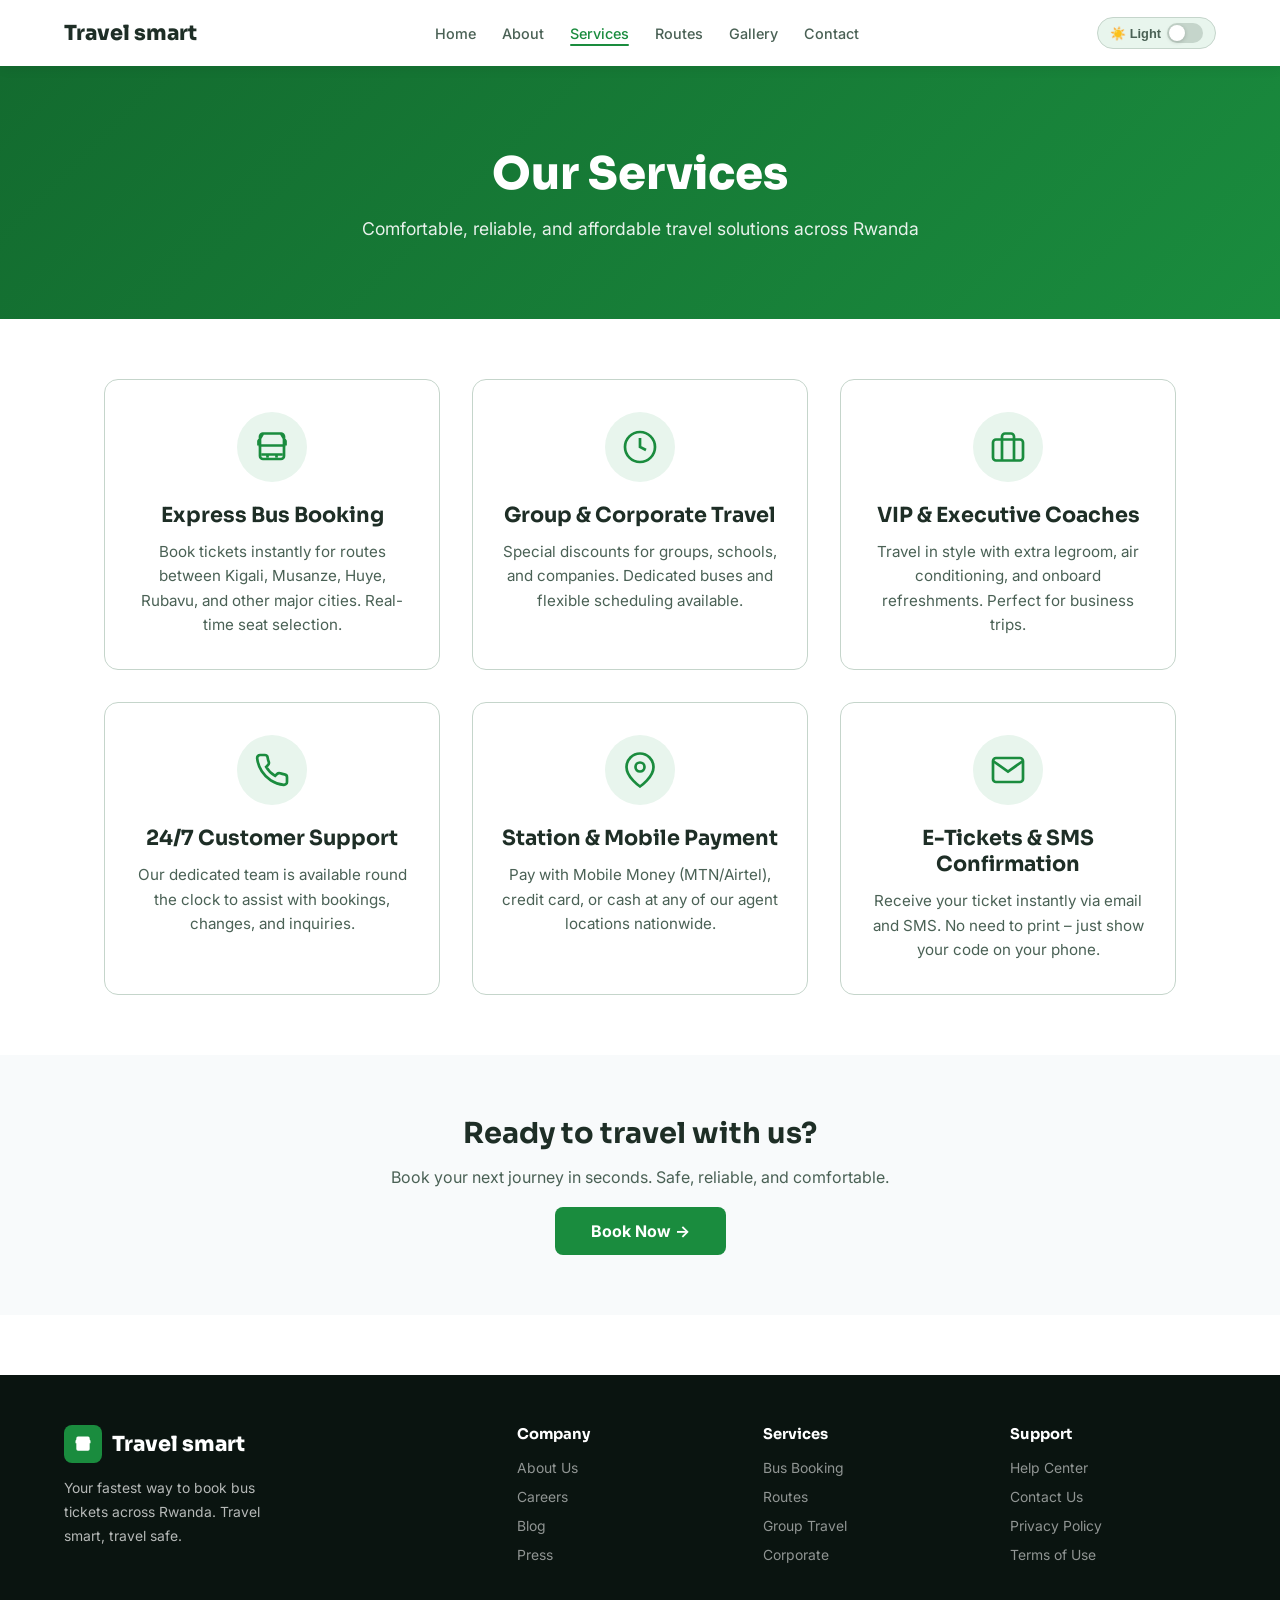
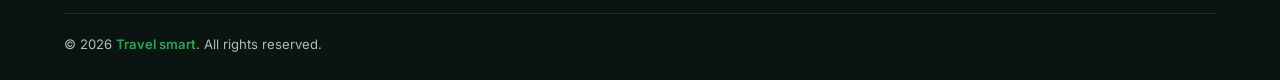
<file: services.html>
<!DOCTYPE html>
<html lang="en" data-theme="light">
<head>
  <meta charset="UTF-8" />
  <meta name="viewport" content="width=device-width, initial-scale=1.0, user-scalable=yes"/>
  <title>Our Services – Travel smart | Bus Booking Across Rwanda</title>
  <link href="https://fonts.googleapis.com/css2?family=Sora:wght@400;600;700;800&family=Inter:wght@400;500;600&display=swap" rel="stylesheet"/>
  <style>
    :root {
      --green: #1a8c3e;
      --green-dark: #136b2f;
      --green-accent: #22a84e;
      --radius: 14px;
      --radius-sm: 8px;
      --shadow-sm: 0 2px 8px rgba(26,140,62,0.10);
      --shadow-md: 0 8px 32px rgba(26,140,62,0.15);
      --shadow-lg: 0 20px 60px rgba(26,140,62,0.18);
    }
    [data-theme="light"] {
      --bg: #ffffff; --bg-secondary: #f8fafb; --bg-card: #ffffff;
      --text: #1e2e26; --text-muted: #4a6155; --border: #c5d5cb;
      --nav-bg: #ffffff; --nav-shadow: 0 2px 12px rgba(0,0,0,0.07);
      --input-bg: #ffffff; --green-light: #e8f5ed;
    }
    [data-theme="dark"] {
      --bg: #0f1a13; --bg-secondary: #162019; --bg-card: #1a2b1f;
      --text: #e8f5ed; --text-muted: #8ab89a; --border: #2e4a38;
      --nav-bg: #111d15; --nav-shadow: 0 2px 12px rgba(0,0,0,0.4);
      --input-bg: #1e2f23; --green-light: #1a2e22;
    }
    * { box-sizing: border-box; margin: 0; padding: 0; }
    body { font-family: 'Inter', sans-serif; color: var(--text); background: var(--bg); overflow-x: hidden; transition: background 0.3s, color 0.3s; }

    /* NAVIGATION */
    nav {
      position: fixed; top: 0; left: 0; right: 0; z-index: 1000;
      background: var(--nav-bg); display: flex; align-items: center;
      justify-content: space-between; padding: 0 5%; height: 66px;
      box-shadow: var(--nav-shadow); transition: background 0.3s;
    }
    .nav-logo {
      display: flex; align-items: center; gap: 10px;
      font-family: 'Sora', sans-serif; font-weight: 800; font-size: 1.3rem;
      color: var(--text); text-decoration: none;
    }
    .nav-logo-icon {
      width: 38px; height: 38px; background: var(--green);
      border-radius: var(--radius-sm); display: flex; align-items: center; justify-content: center;
    }
    .nav-logo-icon svg { width: 22px; height: 22px; fill: white; }
    .nav-links {
      display: flex;
      align-items: center;
      gap: 26px;
      list-style: none;
    }
    .nav-links a {
      text-decoration: none; font-size: 0.9rem; font-weight: 500;
      color: var(--text-muted); transition: color 0.2s; position: relative;
    }
    .nav-links a.active, .nav-links a:hover { color: var(--green); }
    .nav-links a.active::after {
      content: ''; position: absolute; bottom: -4px; left: 0; right: 0;
      height: 2px; background: var(--green); border-radius: 2px;
    }
    .nav-right {
      display: flex;
      align-items: center;
      gap: 14px;
    }

    
    .hamburger {
      display: none;
      flex-direction: column;
      justify-content: space-between;
      width: 28px;
      height: 22px;
      cursor: pointer;
      z-index: 1001;
    }
    .hamburger span {
      width: 100%;
      height: 3px;
      background: var(--text);
      border-radius: 3px;
      transition: 0.2s;
    }

    
    .theme-toggle {
      display: flex; align-items: center; gap: 6px;
      background: var(--green-light); border: 1.5px solid var(--border);
      border-radius: 100px; padding: 5px 12px;
      cursor: pointer; transition: background 0.3s;
      font-size: 0.8rem; font-weight: 600; color: var(--text-muted);
    }
    .theme-toggle:hover { border-color: var(--green); }
    .toggle-track {
      width: 36px; height: 20px; background: var(--border);
      border-radius: 100px; position: relative; transition: background 0.3s;
    }
    [data-theme="dark"] .toggle-track { background: var(--green); }
    .toggle-thumb {
      position: absolute; top: 2px; left: 2px;
      width: 16px; height: 16px; border-radius: 50%;
      background: white; transition: transform 0.3s;
      box-shadow: 0 1px 4px rgba(0,0,0,0.2);
    }
    [data-theme="dark"] .toggle-thumb { transform: translateX(16px); }

    /* Mobile styles */
    @media (max-width: 768px) {
      .hamburger {
        display: flex;
      }
      .nav-links {
        position: fixed;
        top: 66px;
        left: -100%;
        width: 280px;
        height: calc(100vh - 66px);
        background: var(--nav-bg);
        flex-direction: column;
        align-items: flex-start;
        padding: 30px 25px;
        gap: 24px;
        transition: left 0.3s ease;
        box-shadow: 2px 0 12px rgba(0,0,0,0.1);
        z-index: 999;
      }
      .nav-links.active {
        left: 0;
      }
      .nav-links li {
        width: 100%;
      }
      .nav-links a {
        display: block;
        width: 100%;
        padding: 8px 0;
        font-size: 1.05rem;
      }
      .nav-links a.active::after {
        display: none;
      }
    }

    /* FOOTER */
    footer { background: #0a1410; color: rgba(255,255,255,0.7); padding: 50px 5% 28px; margin-top: 60px; }
    .footer-grid { display: grid; grid-template-columns: 2fr 1fr 1fr 1fr; gap: 40px; margin-bottom: 40px; }
    .footer-brand .nav-logo { color: white; margin-bottom: 14px; display: inline-flex; }
    .footer-brand p { font-size: 0.87rem; line-height: 1.7; max-width: 230px; }
    .footer-col h4 { font-family: 'Sora', sans-serif; font-size: 0.92rem; font-weight: 700; color: white; margin-bottom: 14px; }
    .footer-col ul { list-style: none; }
    .footer-col ul li { margin-bottom: 9px; }
    .footer-col ul li a { color: rgba(255,255,255,0.55); text-decoration: none; font-size: 0.87rem; transition: color 0.2s; }
    .footer-col ul li a:hover { color: var(--green-accent); }
    .footer-bottom { border-top: 1px solid rgba(255,255,255,0.1); padding-top: 22px; display: flex; align-items: center; justify-content: space-between; font-size: 0.82rem; }
    .footer-bottom span { color: var(--green-accent); font-weight: 600; }

    /* SERVICES PAGE SPECIFIC STYLES */
    .services-hero {
      margin-top: 66px;
      background: linear-gradient(135deg, var(--green-dark) 0%, var(--green) 100%);
      padding: 80px 5%;
      text-align: center;
      color: white;
    }
    .services-hero h1 {
      font-family: 'Sora', sans-serif;
      font-size: 2.8rem;
      font-weight: 800;
      margin-bottom: 16px;
    }
    .services-hero p {
      max-width: 700px;
      margin: 0 auto;
      font-size: 1.1rem;
      opacity: 0.9;
    }
    .services-grid {
      max-width: 1200px;
      margin: 60px auto;
      padding: 0 5%;
      display: grid;
      grid-template-columns: repeat(auto-fit, minmax(280px, 1fr));
      gap: 32px;
    }
    .service-card {
      background: var(--bg-card);
      border-radius: var(--radius);
      padding: 32px 24px;
      text-align: center;
      transition: transform 0.2s, box-shadow 0.2s;
      border: 1px solid var(--border);
    }
    .service-card:hover {
      transform: translateY(-6px);
      box-shadow: var(--shadow-md);
    }
    .service-icon {
      width: 70px;
      height: 70px;
      background: var(--green-light);
      border-radius: 50%;
      display: flex;
      align-items: center;
      justify-content: center;
      margin: 0 auto 20px;
    }
    .service-icon svg {
      width: 36px;
      height: 36px;
      stroke: var(--green);
      fill: none;
      stroke-width: 1.8;
    }
    .service-card h3 {
      font-family: 'Sora', sans-serif;
      font-size: 1.3rem;
      font-weight: 700;
      margin-bottom: 12px;
      color: var(--text);
    }
    .service-card p {
      color: var(--text-muted);
      line-height: 1.6;
      font-size: 0.95rem;
    }
    .cta-section {
      background: var(--bg-secondary);
      text-align: center;
      padding: 60px 5%;
    }
    .cta-section h2 {
      font-family: 'Sora', sans-serif;
      font-size: 1.8rem;
      margin-bottom: 16px;
    }
    .cta-button {
      display: inline-block;
      background: var(--green);
      color: white;
      padding: 14px 36px;
      border-radius: var(--radius-sm);
      text-decoration: none;
      font-weight: 700;
      font-size: 1rem;
      margin-top: 20px;
      transition: background 0.2s, transform 0.15s;
    }
    .cta-button:hover {
      background: var(--green-dark);
      transform: translateY(-2px);
    }
    @media (max-width: 750px) {
      .footer-grid { grid-template-columns: 1fr 1fr; }
      .services-hero h1 { font-size: 2rem; }
    }
    @media (max-width: 560px) {
      .footer-grid { grid-template-columns: 1fr; }
    }
  </style>
</head>
<body>

<nav>
  <a class="nav-logo" href="index.html">
    
    Travel smart
  </a>
  <ul class="nav-links" id="navLinks">
    <li><a href="index.html">Home</a></li>
    <li><a href="about.html">About</a></li>
    <li><a href="services.html" class="active">Services</a></li>
    <li><a href="Routes.html">Routes</a></li>
    <li><a href="Gallery.html">Gallery</a></li>
    <li><a href="Contact.html">Contact</a></li>
  </ul>
  <div class="nav-right">
    <button class="theme-toggle" onclick="toggleTheme()" title="Toggle dark/light mode">
      <span id="theme-label">☀️ Light</span>
      <div class="toggle-track"><div class="toggle-thumb"></div></div>
    </button>
    <div class="hamburger" id="hamburger">
      <span></span>
      <span></span>
      <span></span>
    </div>
  </div>
</nav>

<div class="services-hero">
  <h1>Our Services</h1>
  <p>Comfortable, reliable, and affordable travel solutions across Rwanda</p>
</div>

<div class="services-grid">
  <div class="service-card">
    <div class="service-icon">
      <svg viewBox="0 0 24 24"><path d="M3 11h18M5 17h14M6 3h12a2 2 0 012 2v13a2 2 0 01-2 2H6a2 2 0 01-2-2V5a2 2 0 012-2zM9 17v2m6-2v2M3 11V8l3-5h12l3 5v3"/></svg>
    </div>
    <h3>Express Bus Booking</h3>
    <p>Book tickets instantly for routes between Kigali, Musanze, Huye, Rubavu, and other major cities. Real-time seat selection.</p>
  </div>
  <div class="service-card">
    <div class="service-icon">
      <svg viewBox="0 0 24 24"><circle cx="12" cy="12" r="10"/><polyline points="12 6 12 12 16 14"/></svg>
    </div>
    <h3>Group & Corporate Travel</h3>
    <p>Special discounts for groups, schools, and companies. Dedicated buses and flexible scheduling available.</p>
  </div>
  <div class="service-card">
    <div class="service-icon">
      <svg viewBox="0 0 24 24"><rect x="2" y="7" width="20" height="14" rx="2"/><path d="M16 21V5a2 2 0 00-2-2h-4a2 2 0 00-2 2v16"/></svg>
    </div>
    <h3>VIP & Executive Coaches</h3>
    <p>Travel in style with extra legroom, air conditioning, and onboard refreshments. Perfect for business trips.</p>
  </div>
  <div class="service-card">
    <div class="service-icon">
      <svg viewBox="0 0 24 24"><path d="M22 16.92v3a2 2 0 01-2.18 2 19.79 19.79 0 01-8.63-3.07 19.5 19.5 0 01-6-6 19.79 19.79 0 01-3.07-8.67A2 2 0 014.11 2h3a2 2 0 012 1.72c.127.96.362 1.903.7 2.81a2 2 0 01-.45 2.11L8.09 9.91a16 16 0 006 6l1.27-1.27a2 2 0 012.11-.45c.907.338 1.85.573 2.81.7A2 2 0 0122 16.92z"/></svg>
    </div>
    <h3>24/7 Customer Support</h3>
    <p>Our dedicated team is available round the clock to assist with bookings, changes, and inquiries.</p>
  </div>
  <div class="service-card">
    <div class="service-icon">
      <svg viewBox="0 0 24 24"><path d="M21 10c0 7-9 13-9 13s-9-6-9-13a9 9 0 0118 0z"/><circle cx="12" cy="10" r="3"/></svg>
    </div>
    <h3>Station & Mobile Payment</h3>
    <p>Pay with Mobile Money (MTN/Airtel), credit card, or cash at any of our agent locations nationwide.</p>
  </div>
  <div class="service-card">
    <div class="service-icon">
      <svg viewBox="0 0 24 24"><path d="M4 4h16c1.1 0 2 .9 2 2v12c0 1.1-.9 2-2 2H4c-1.1 0-2-.9-2-2V6c0-1.1.9-2 2-2z"/><polyline points="22,6 12,13 2,6"/></svg>
    </div>
    <h3>E-Tickets & SMS Confirmation</h3>
    <p>Receive your ticket instantly via email and SMS. No need to print – just show your code on your phone.</p>
  </div>
</div>

<div class="cta-section">
  <h2>Ready to travel with us?</h2>
  <p style="color: var(--text-muted); max-width: 500px; margin: 0 auto;">Book your next journey in seconds. Safe, reliable, and comfortable.</p>
  <a href="index.html" class="cta-button">Book Now →</a>
</div>

<footer>
  <div class="footer-grid">
    <div class="footer-brand">
      <a class="nav-logo" href="index.html"><div class="nav-logo-icon"><svg viewBox="0 0 24 24" style="width:20px;height:20px;fill:white;"><path d="M3 11h18M5 17h14M6 3h12a2 2 0 012 2v13a2 2 0 01-2 2H6a2 2 0 01-2-2V5a2 2 0 012-2zM9 17v2m6-2v2M3 11V8l3-5h12l3 5v3"/></svg></div>Travel smart</a>
      <p>Your fastest way to book bus tickets across Rwanda. Travel smart, travel safe.</p>
    </div>
    <div class="footer-col"><h4>Company</h4><ul><li><a href="about.html">About Us</a></li><li><a href="#">Careers</a></li><li><a href="#">Blog</a></li><li><a href="#">Press</a></li></ul></div>
    <div class="footer-col"><h4>Services</h4><ul><li><a href="services.html">Bus Booking</a></li><li><a href="#">Routes</a></li><li><a href="#">Group Travel</a></li><li><a href="#">Corporate</a></li></ul></div>
    <div class="footer-col"><h4>Support</h4><ul><li><a href="#">Help Center</a></li><li><a href="Contact.html">Contact Us</a></li><li><a href="#">Privacy Policy</a></li><li><a href="#">Terms of Use</a></li></ul></div>
  </div>
  <div class="footer-bottom">
    <p>© 2026 <span>Travel smart</span>. All rights reserved.</p>
  </div>
</footer>

<script>
  // Dark mode persistence
  function toggleTheme() {
    const html = document.documentElement;
    const isDark = html.getAttribute('data-theme') === 'dark';
    const newTheme = isDark ? 'light' : 'dark';
    html.setAttribute('data-theme', newTheme);
    localStorage.setItem('theme', newTheme);
    const label = document.getElementById('theme-label');
    if (label) label.textContent = newTheme === 'dark' ? '🌙 Dark' : '☀️ Light';
  }

  (function() {
    const savedTheme = localStorage.getItem('theme');
    if (savedTheme) {
      document.documentElement.setAttribute('data-theme', savedTheme);
      const label = document.getElementById('theme-label');
      if (label) label.textContent = savedTheme === 'dark' ? '🌙 Dark' : '☀️ Light';
    }
  })();

  // Mobile hamburger menu
  const hamburger = document.getElementById('hamburger');
  const navLinks = document.getElementById('navLinks');
  if (hamburger && navLinks) {
    hamburger.addEventListener('click', () => {
      navLinks.classList.toggle('active');
    });
    document.querySelectorAll('#navLinks a').forEach(link => {
      link.addEventListener('click', () => {
        navLinks.classList.remove('active');
      });
    });
  }
</script>
</body>
</html>
</file>
